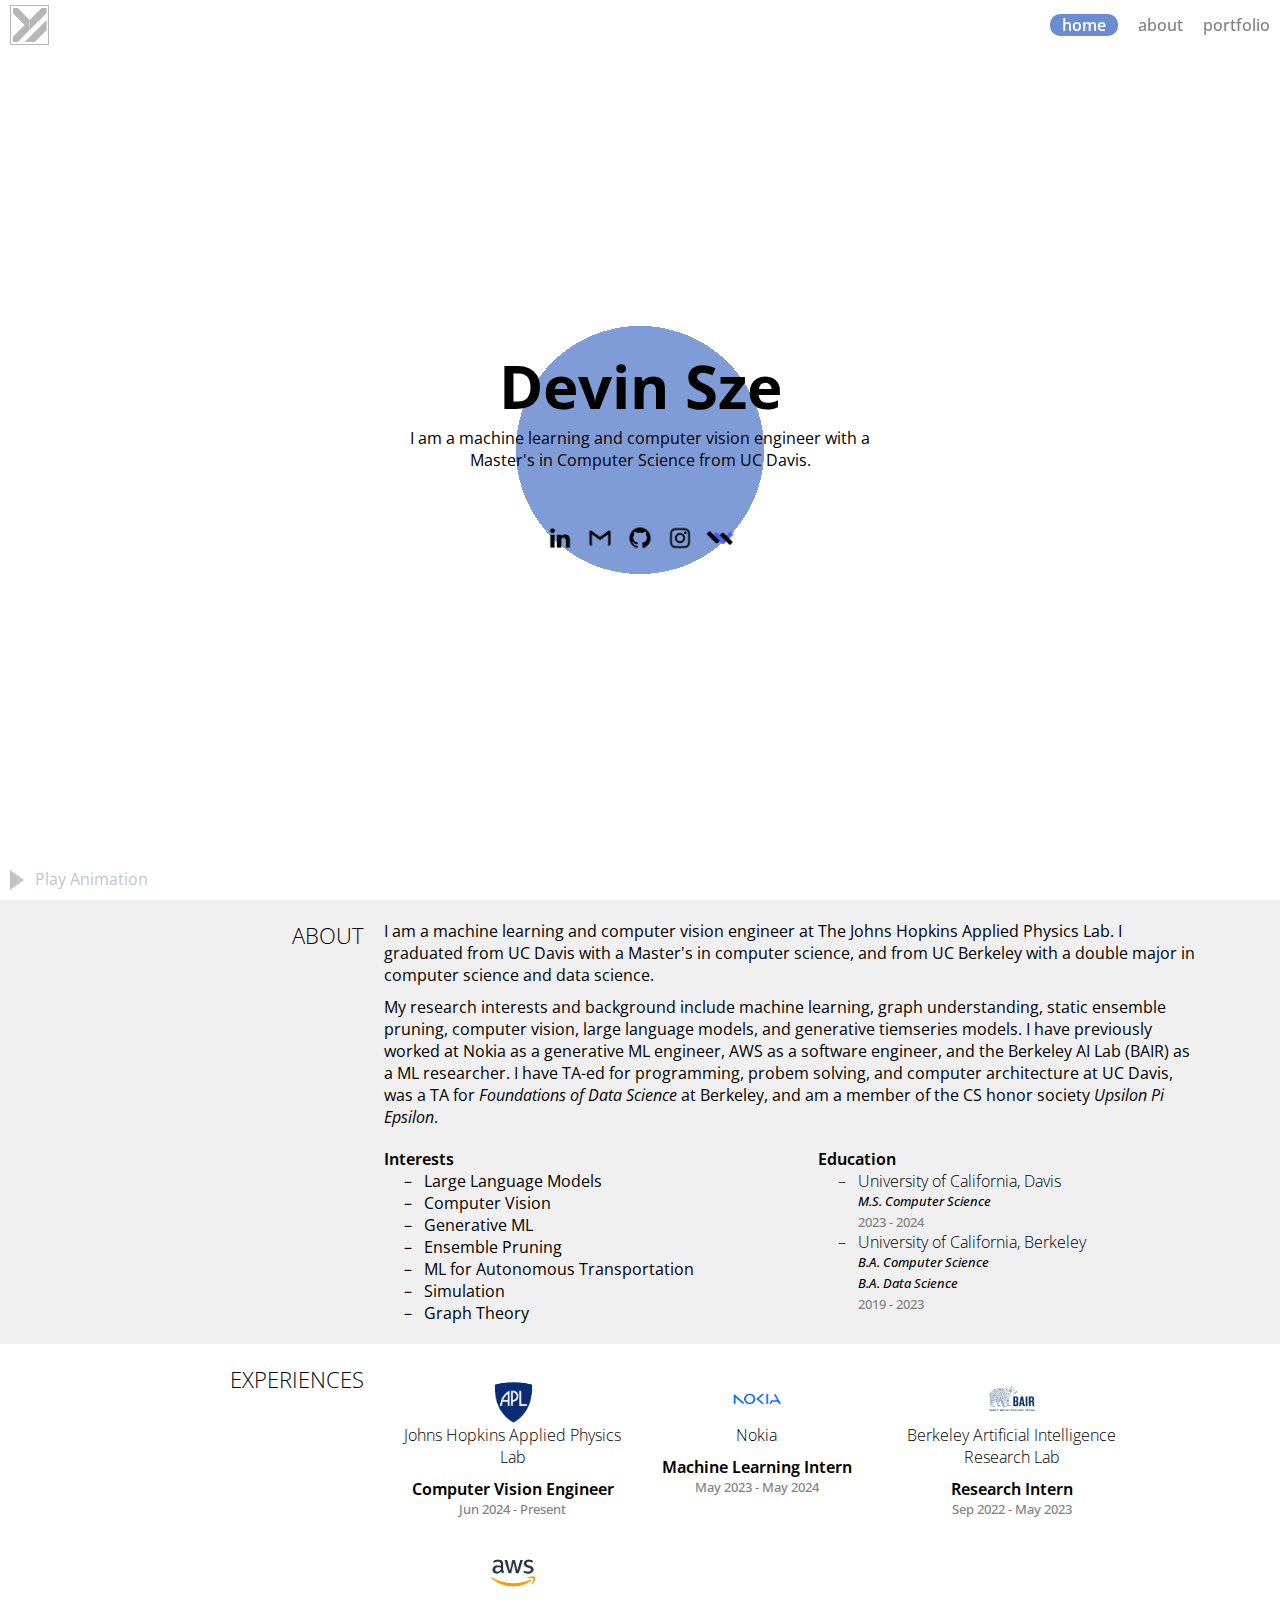
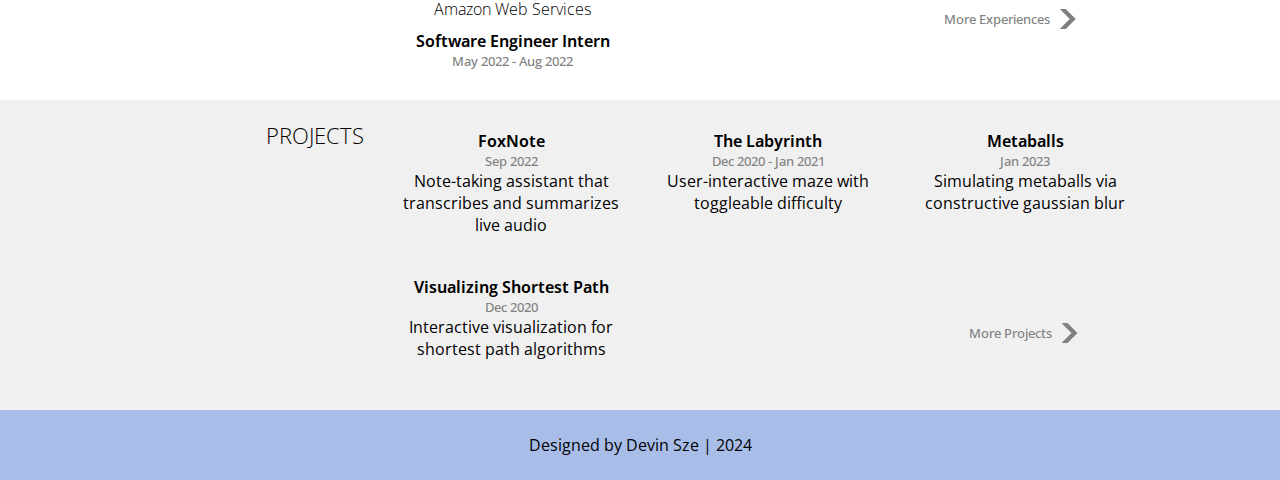
<file: index.html>
<!DOCTYPE html>
<html lang="en">
<head>
    <meta charset="UTF-8">
    <meta name="viewport" content="width=device-width, initial-scale=1.0">
    <title>devinsze</title>
    <link rel="icon" href="logo_devinsze_img.png">
    <link rel="stylesheet" href="style.css">
    <link rel="stylesheet" href="metaball.css">
    <link rel="preconnect" href="https://fonts.googleapis.com"><link rel="preconnect" href="https://fonts.gstatic.com" crossorigin><link href="https://fonts.googleapis.com/css2?family=Open+Sans:ital,wght@0,300;0,400;0,500;0,600;0,700;0,800;1,300;1,400;1,500;1,600;1,700;1,800&display=swap" rel="stylesheet">
</head>
<body onload="create_balls()">
    
    <!-- <div class="something">
        <div class="stuff"></div>
        <div class="thing"></div>
    </div> -->
    

    <header class="header">
        <a href="https://devinsze.com"><div class="logo_devin">
            <div class="container" id="outer_container" onmouseenter="logo_hover()" onmouseleave="logo_hover()">
                <div id="inner_container">
                    <div id="d1"></div>
                    <div id="d3"></div>
                    <div id="s1"></div>
                    <div id="s2"></div>
                    <div id="s3"></div>
                </div>
            </div>
        </div></a>
        <div class="hamburger" onclick="manageHam()" onmouseover="hoverHam('onmouseover')" onmouseout="hoverHam('onmouseout')">
            <div class="ham" id="ham1"></div>
            <div class="ham" id="ham2"></div>
            <div class="ham" id="ham3"></div>
        </div>
        <div id="nav_container">
            <div class="nav curr">home</div>
            <a href="https://devinsze.com/about/"><div class="nav">about</div></a>
            <a href="https://devinsze.com/portfolio/"><div class="nav">portfolio</div></a>
        </div>
    </header>
    <div id="nav_container_small">
        <div class="nav_small curr">home</div>
        <a href="https://devinsze.com/about/"><div class="nav_small">about</div></a>
        <a href="https://devinsze.com/portfolio/"><div class="nav_small">portfolio</div></a>
    </div>

    <div id="buffer"></div>

    <div id="ball_container_outer">
        <div id="ball_container"></div>
    </div>

    

    <div id="play_pause" onclick="start_stop_balls()" onmouseenter="play_pause_mouse()" onmouseleave="play_pause_mouse()" title="play simulation">
        <div id="pp1"></div>
        <div id="pp2"></div>
    </div>
    <div id="play_pause_alert">Play Animation</div>

    <div id="front_page">
        <div>
            <h1>Devin Sze</h1>

            <p>I am a machine learning and computer vision engineer with a Master's in Computer Science from UC Davis.</p>

            <div class="social_container">

                <a href="https://www.linkedin.com/in/devin-sze/" title="LinkedIn"><div class="social ln"></div></a>
                <div class="social mail" onclick="copyEmail()" onmousedown="copyEmail()" ontouchstart="copyEmail()" title="Copy Email"></div>
                <a href="https://github.com/devin-sze" title="Github"><div class="social git"></div></a>
                <a href="https://www.instagram.com/devinquiry/" title="Art Potfolio"><div class="social ig"></div></a>
                <a href="https://wirestock.io/devin.sze" title="Photography Portfolio"><div class="social wirestock"></div></a>

                <!-- <div class="social mail" onclick="copyEmail()" onmouseover="askEmail()" onmouseout="resetEmail()"> -->
                    <!-- <div class="social mail" onmouseover="askEmail()" onmouseout="resetEmail()"> -->
                <!-- <div class="social mail" onmouseover="askEmail()" ontouchstart="askEmail()"> -->
                    <!-- <span class="glass" id="mail_arrow"></span> -->
                    <!-- <span class="glass" id="mail_span">devinsze11@gmail.com</span> copy to clipboard -->
                    <!-- <input type="text" value="devin.sze@berkeley.edu" id="email_copy" style="display:none;"> -->
                <!-- </div> -->
                
            </div>
            <!-- <div id="email_popup">Copy to clipboard</div> -->
        </div>
    </div>

    <div class="glass" id="copy_alert" title="Copy Email">Copied: devinsze11@gmail.com</div>


    <div class="body_info">
        <div class="body_label"><h2>About</h2></div>
        <div class="container">
            <div class="about">
                <div id="bio">

                    <p>I am a machine learning and computer vision engineer at The Johns Hopkins Applied Physics Lab. I graduated from UC Davis with a Master's in computer science, and from UC Berkeley with a double major in computer science and data science.</p>

                    <p>My research interests and background include machine learning, graph understanding, static ensemble pruning, computer vision, large language models, and generative tiemseries models. I have previously worked at Nokia as a generative ML engineer, AWS as a software engineer, and the Berkeley AI Lab (BAIR) as a ML researcher. I have TA-ed for programming, probem solving, and computer architecture at UC Davis, was a TA for <i>Foundations of Data Science</i> at Berkeley, and am a member of the CS honor society <i>Upsilon Pi Epsilon</i>.</p>


                    <!-- <p>I am a Computer Science Master's student at the University of California, Davis where I am researching machine learning, static ensemble pruning, and generative tiemseries models. I graduated from the University of California, Berkeley with a double major in Computer Science and Data Science with an emphasis in Business and Industrial Analytics.</p> -->
                    <!-- <p>I am currently a computer vision engineer at the Johns Hopkins Applied Physics Lab where I prototyped, developed, and finetuned state-of-the-art live large language models for maritime scene understanding. From 2023 to 2024, I was a machine learning intern at Nokia where I developed several generative ML models that learned the underlying sturcture of a dataset, then generated brand-new, statistically-similar data. During summer 2022, I was a software engineer intern for Amazon Web Services (AWS) where I deployed proof-of-concept A/B Testing and Feature Flagging software packages that measured and analyzed the effectiveness of classification systems. I was also a researcher at the Berkeley Artificial Intelligence Research Lab where I work on the <a class="text_link" href="https://circles-consortium.github.io/about.html">CIRCLES initiative</a> to develop a smart cruise controller for self-driving cars to reduce traffic congestion and improve fuel efficiency using deep reinforcement learning.</p> -->
                    <!-- <p>I have TA-ed for programming, problem solving, and computer architecture courses at Davis, was a TA for <i>Foundations of Data Science</i> at Berkeley, and am a member of <i>Upsilon Pi Epsilon</i>, the international computer science honor society.</p>                         -->
                </div>
                <div id="interests">
                    <h4>Interests</h4>
                    <ul>
                        <li>Large Language Models</li>
                        <li>Computer Vision</li>
                        <li>Generative ML</li>
                        <li>Ensemble Pruning</li>
                        <li>ML for Autonomous Transportation</li>
                        <li>Simulation</li>
                        <li>Graph Theory</li>
                    </ul>
                </div>
                <div id="education">
                    <h4>Education</h4>
                    <ul>
                        <li>University of California, Davis<h5>M.S. Computer Science</h5><h6>2023 - 2024</h6></li>
                        <li>University of California, Berkeley<h5>B.A. Computer Science</h5><h5>B.A. Data Science</h5><h6>2019 - 2023</h6></li>
                    </ul>
                </div>
            </div>
        </div>

        <div class="body_label"><h2>Experiences</h2></div>
        <div class="container">
            <div class="carousel_container">
                
                
                <div class="carousel">
                    <img class="logo" src="logo_apl.png" alt="Nokia">
                    <div>Johns Hopkins Applied Physics Lab</div>
                    <h4>Computer Vision Engineer</h4>
                    <h6>Jun 2024 - Present</h6>
                </div>
                <div class="carousel">
                    <img class="logo" src="logo_nokia.png" alt="Nokia">
                    <div>Nokia</div>
                    <h4>Machine Learning Intern</h4>
                    <h6>May 2023 - May 2024</h6>
                </div>
                <div class="carousel">
                    <img class="logo bair" src="logo_bair.png" alt="BAIR">
                    <div>Berkeley Artificial Intelligence Research Lab</div>
                    <h4>Research Intern</h4>
                    <h6>Sep 2022 - May 2023</h6>
                </div>
                <div class="carousel">
                    <img class="logo aws" src="logo_aws.png" alt="AWS">
                    <div>Amazon Web Services</div>
                    <h4>Software Engineer Intern</h4>
                    <h6>May 2022 - Aug 2022</h6>
                </div>
                <a href="https://devinsze.com/about/#experience" class="carousel_more" onmouseover="arrowLeft(this)" onmouseout="arrowReset(this)">
                    <h6 class="next_text">More Experiences</h6>
                    <div class="left_arrow"></div>
                </a>
            </div>
        </div>

        <div class="body_label"><h2>Projects</h2></div>
        <div class="container">
            <div class="carousel_container">
                <a href="https://devpost.com/software/foxnote"><div class="carousel clickable">
                    <h4>FoxNote</h4>
                    <h6>Sep 2022</h6>
                    <p>Note-taking assistant that transcribes and summarizes live audio</p>
                </div></a>
                <a href="https://devinsze.com/labyrinth/"><div class="carousel clickable">
                    <h4>The Labyrinth</h4>
                    <h6>Dec 2020 - Jan 2021</h6>
                    <p>User-interactive maze with toggleable difficulty</p>
                </div></a>
                <a href="https://devinsze.com/metaballs/"><div class="carousel clickable">
                    <h4>Metaballs</h4>
                    <h6>Jan 2023</h6>
                    <p>Simulating metaballs via constructive gaussian blur</p>
                </div></a>
                <a href="https://devinsze.com/shortestpath/"><div class="carousel clickable">
                    <h4>Visualizing Shortest Path</h4>
                    <h6>Dec 2020</h6>
                    <p>Interactive visualization for shortest path algorithms</p>
                </div></a>
                <a href="https://devinsze.com/portfolio/#coding" class="carousel_more" onmouseover="arrowLeft(this)" onmouseout="arrowReset(this)">
                    <h6 class="next_text">More Projects</h6>
                    <div class="left_arrow"></div>
                    <!-- <a href="https://devinsze.com/portfolio/"><div style="display: block; height: 100%;">
                        <h6 class="next_text">More Projects</h6>
                        <div class="left_arrow"></div>
                    </div></a> -->
                    
                </a>
                
                
                
                <a href="https://devinsze.com/portfolio/"></a>
            </div>
        </div>

        



    </div>



    <div id="footer">
        Designed by Devin Sze | 2024
    </div>

    



    

    
<!-- 
    


    <div class="container">
        <div class="organization glass">
            <div><img class="logo" src="logo_bair.png" alt="BAIR"></div>
            <div>
                <h3>Berkeley Artificial Intelligence Research Lab</h3>
                <h5>Berkeley, California, United States</h5>
            </div>
            <div>
            </div>
            <div class="content">
                <h4>Research Intern</h4> 
                <h6>Sep 2022 - Present</h6>
                <div class="link_container">
                    <div class="link external"></div>
                    <a href="https://apnews.com/article/technology-nashville-pollution-traffic-4962e01d3226685012f1919077be29d1"><div class="link ap" title="Associated Press article"></div></a>
                    <div class="link more"></div>
                    <div class="link more" title="something"></div>
                </div>
                <ul>
                    <li>Worked on the CIRCLES initiative to develop a smart cruise controller for self-driving cars to reduce traffic congestion and improve fuel efficiency using deep reinforcement learning</li>
                    <li>Developed a dashboard to visualize live traffic data, vehicle positions, and optimal anticipatory speeds</li>
                    <li>Synthesized vehicle-based and highway-overview data to increase traffic profile accuracy and optimal vehicle speed precision</li>
                </ul>
            </div>
        </div>
        <div class="organization glass">
            <div><img class="logo" src="logo_cdss.png" alt="CDSS"></div>
            <div>
                <h3>UC Berkeley Division for Computing, Data Science, and Society</h3>
                <h5>Berkeley, California, United States</h5>
            </div>
            <div>
                <div class="dot"></div>
                <div class="line"></div>
            </div>
            <div class="content">
                <h4>Course Staff</h4>
                <h6>Jun 2021 - Present</h6>
                <ul>
                    <li>Led lab sections twice weekly in Python fundamentals, data visualization, and machine learning</li>
                    <li>Advised students in good programming practices & statistical comprehension during weekly office hours</li>
                    <li>Counselled students in accomplishing academic goals by promoting inclusivity and advising them in their pursuit for higher domain knowledge</li>
                </ul>
            </div>
            <div>
                <div class="dot"></div>
            </div>
            <div class="content">
                <h4>Graphics, Visuals, and Software Intern</h4>
                <h6>Aug 2020 - Jul 2022</h6>
                <ul>
                    <li>Designed & developed (with JavaScript) the assignment portfolio for “Statistics 24” to showcase how visual variables affected data visualizations</li>
                    <li>Maintained 5+ official UC Berkeley websites by updating content & resolving technical difficulties</li>
                    <li>Facilitated data science internship enrichment programs, advising sessions, and career workshops</li>
                </ul>
            </div>
        </div>
        <div class="organization glass">
            <div><img class="logo" src="logo_aws.png" alt="AWS"></div>
            <div>
                <h3>Amazon Web Services</h3>
                <h5>San Jose, California, United States</h5>
            </div>
            <div>
            </div>
            <div class="content">
                <h4>Software Engineer Intern</h4>
                <h6>May 2022 - Aug 2022</h6>
                <ul>
                    <li>Deployed proof-of-concept A/B Testing and Feature Flagging software packages to measure and analyze the effectiveness of classification systems</li>
                    <li>Prototyped Mturk (ML software division) software integration using AWS Lambda, API Gateway, and DynamoDB</li>
                    <li>Designed application integration methods with AWS GRC2.0 user authentication tools</li>
                </ul>
            </div>
        </div>
        <div class="organization glass">
            <div><img class="logo" src="logo_cal.png" alt="red"></div>
            <div>
                <h3>University of California, Berkeley</h3>
                <h5>Berkeley, California, United States</h5>
            </div>
            <div>
            </div>
            <div class="content">
                <h4>Undergraduate Researcher</h4>
                <h6>Jan 2021 - May 2022</h6>
                <ul>
                    <li>Analyzed Euroscepticism in 25 years of EU oversight documentation to quantify policymaking bias in contemporary European politics</li>
                    <li>Refined & created text-categorization algorithms for machine learning classification systems using Python & NLP</li>
                </ul>
            </div>
        </div>
        <div class="organization glass">
            <div><img class="logo" src="logo_sym.png" alt="sym"></div>
            <div>
                <h3>Symmetry Electronics · Internship</h3>
                <h5>San Francisco Bay Area</h5>
            </div>
            <div>
            </div>
            <div class="content">
                <h4>Engineering Intern</h4>
                <h6>Mar 2019 - Jul 2019</h6>
                <ul>
                    <li>Symmetry Electronics is a subsidiary of Berkshire Hathaway and is a global semiconductor distributor</li>
                    <li>Collaborated with management to streamline assembly code transfer onto 2000 data transmission modules</li>
                    <li>Troubleshot faulty chips by running diagnostics & interpreting hardware signals to ensure proper wireless communication</li>
                </ul>
            </div>
        </div>
    </div>
     -->


<!-- 
    <div class="experiences">
        <div class="experience">
            <div>
                <img class="logo" src="red.png" alt="red">
            </div>
            <div>
                <li>Berkeley Artificial Intelligence Research</li>
                <ul>
                    <li>Research Intern</li>
                    <ul>
                        <li>Worked on the CIRCLES initiative to develop a smart cruise controller for self-driving cars to reduce traffic congestion and improve fuel efficiency using deep reinforcement learning</li>
                        <li>Developed a dashboard to visualize live traffic data, vehicle positions, and optimal anticipatory speeds</li>
                        <li>Synthesized vehicle-based and highway-overview data to increase traffic profile accuracy and optimal vehicle speed precision</li>
                    </ul>
                </ul>
            </div>
        </div>
    </div> -->



    


<!-- 
    <div class="experience">
        <ul>
            <li><img class="logo" src="red.png" alt="red"></li>
            <li>Berkeley Artificial Intelligence Research</li>
            <ul>
                <li>Research Intern</li>
                <ul>
                    <li>Worked on the CIRCLES initiative to develop a smart cruise controller for self-driving cars to reduce traffic congestion and improve fuel efficiency using deep reinforcement learning</li>
                    <li>Developed a dashboard to visualize live traffic data, vehicle positions, and optimal anticipatory speeds</li>
                    <li>Synthesized vehicle-based and highway-overview data to increase traffic profile accuracy and optimal vehicle speed precision</li>
                </ul>
            </ul>
            <li>UC Berkeley Division for Computing, Data Science, and Society</li>
            <ul>
                <li>Course Staff</li>
                <ul>
                    <li>Led lab sections twice weekly in Python fundamentals, data visualization, and machine learning</li>
                    <li>Advised students in good programming practices & statistical comprehension during weekly office hours</li>
                    <li>Counselled students in accomplishing academic goals by promoting inclusivity and advising them in their pursuit for higher domain knowledge</li>
                </ul>
                <li>Graphics, Visuals, and Software Intern</li>
                <ul>
                    <li>Designed & developed (with JavaScript) the assignment portfolio for “Statistics 24” to showcase how visual variables affected data visualizations</li>
                    <li>Maintained 5+ official UC Berkeley websites by updating content & resolving technical difficulties</li>
                    <li>Facilitated data science internship enrichment programs, advising sessions, and career workshops</li>
                    <li></li>
                    <li></li>
                </ul>
            </ul>
        </ul>
    </div>
     -->
    <script src="home.js"></script>
    <script src="metaball.js"></script>	
    

    
    

</body>
</html>
</file>
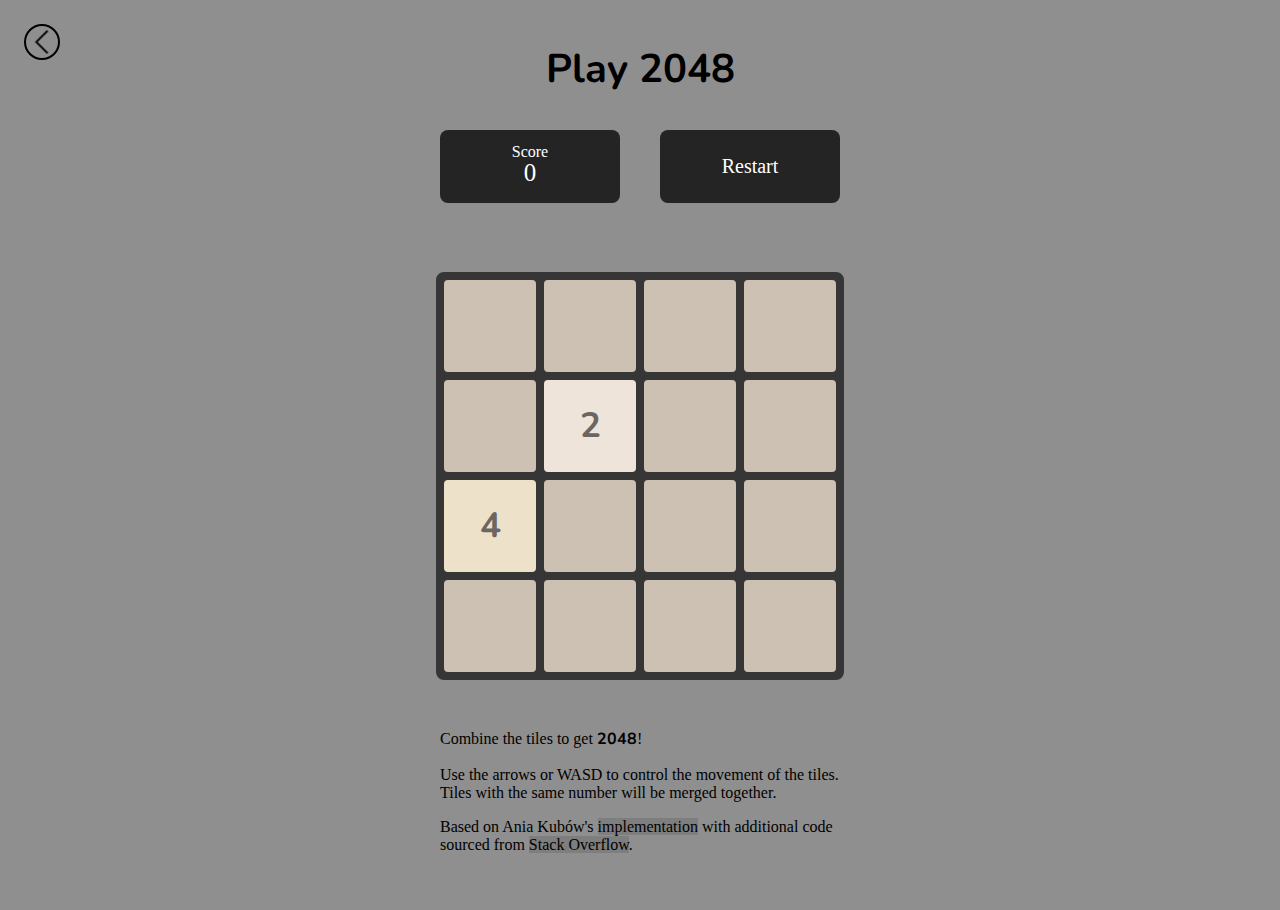
<file: 2048/index.html>
<!DOCTYPE html>
<html lang="en" dir="ltr">
    <head>
        <meta charset="utf-8">
        <title>devinsze | play 2048</title>
        <link rel="icon" href="logo_devinsze_img.png">
        <link rel="stylesheet" href="game_2048.css">
        <script src="game_2048.js" charset="utf-8"></script>
        <!--source: https://www.youtube.com/watch?v=aDn2g8XfSMc -->

    </head>
    <body>
        

        <div id="box_image">
            <a href="https://devinsze.com/portfolio" title="Back to Coding Projects">
                <div id="graphic_arrow"></div>
            </a>
        </div>
        
        <div class="header">Play 2048</div>
        
        
        <div class="hud">
            <div class="score_container">
                <div class="score_title">Score</div>
                <span id="score">0</span>
            </div>
            <a href="javascript: reload();">
                <div class="restart">
                    Restart
                </div>
            </a>

            <div id="result"></div>
        </div>

        <div class="grid"></div>

        <div class="description">
            <p>Combine the tiles to get <b>2048</b>!</p>
            <p>Use the arrows or WASD to control the movement of the tiles. Tiles with the same number will be merged together.</p>
            <p>Based on Ania Kubów's <a href="https://www.youtube.com/watch?v=aDn2g8XfSMc">implementation</a> with additional code sourced from <a href="https://stackoverflow.com/questions/8916620/disable-arrow-key-scrolling-in-users-browser">Stack Overflow</a>.</p>
        </div>

    </body>
</html>
</file>
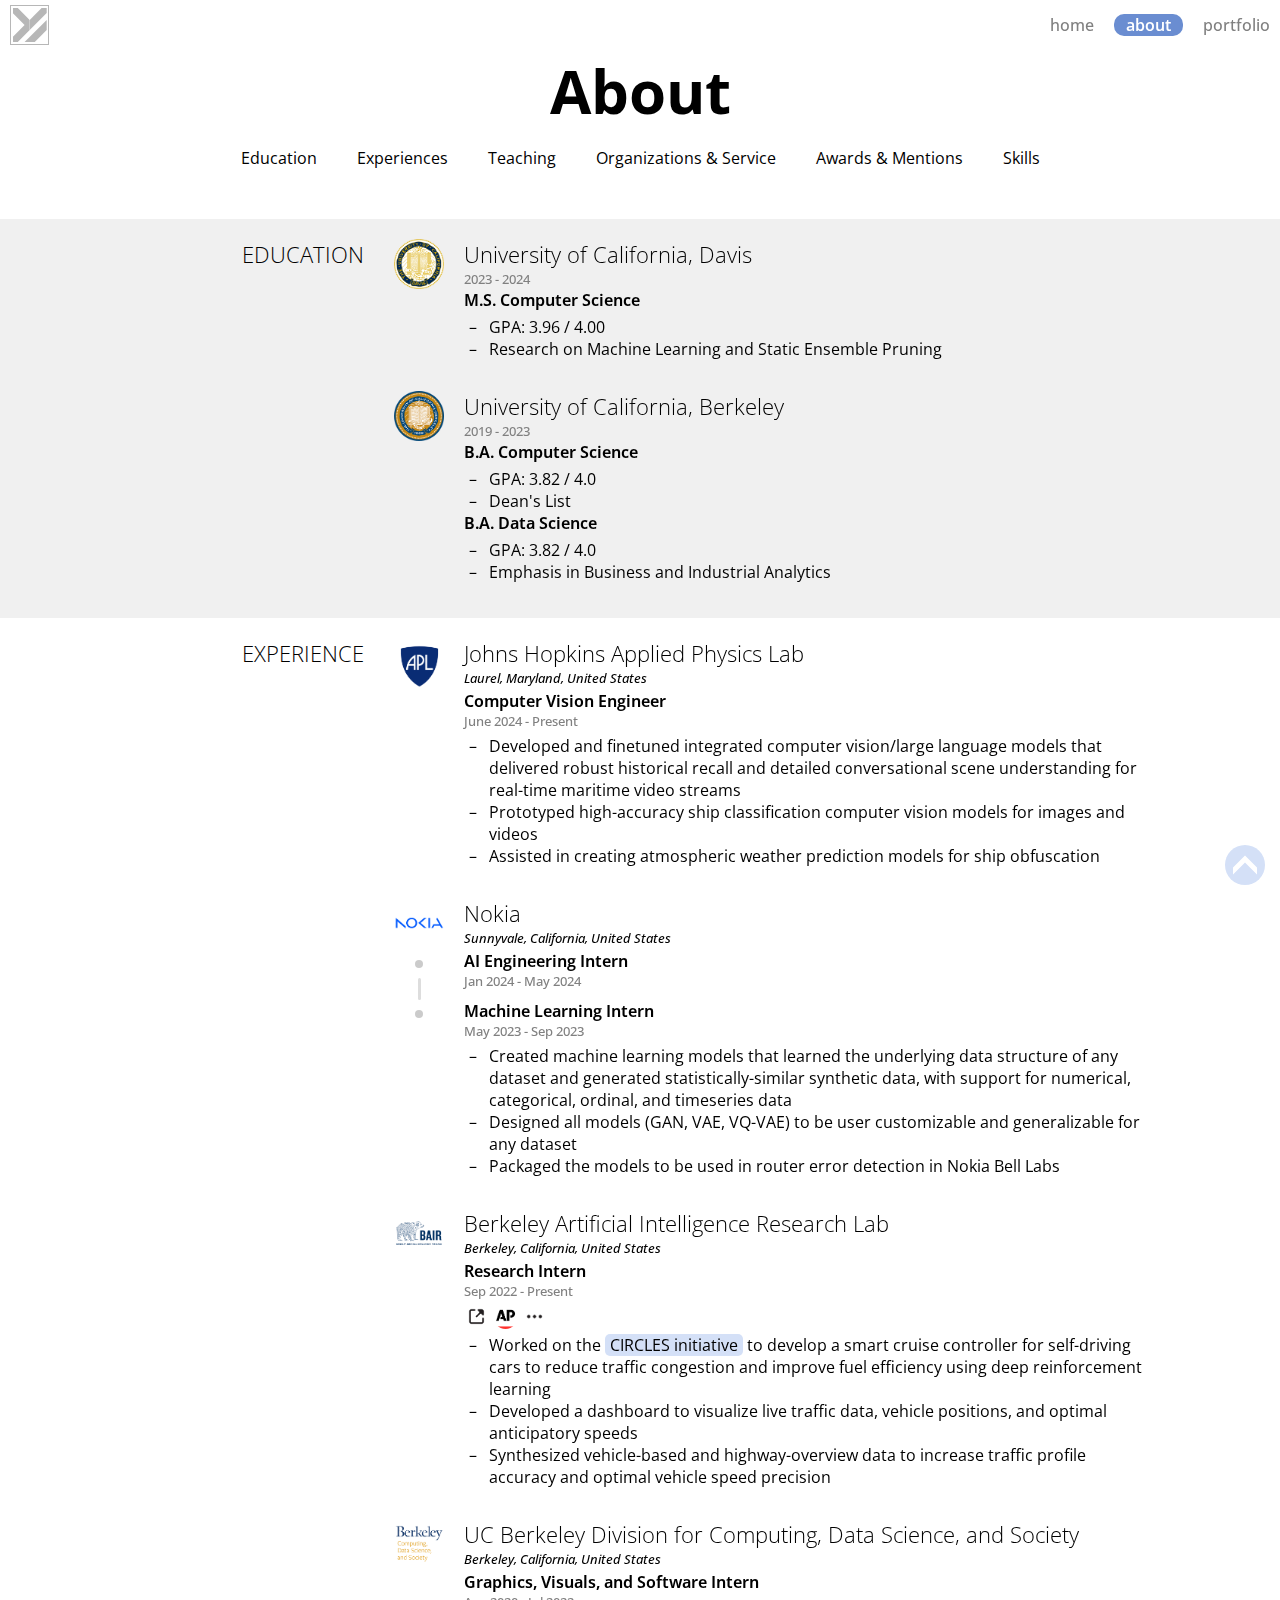
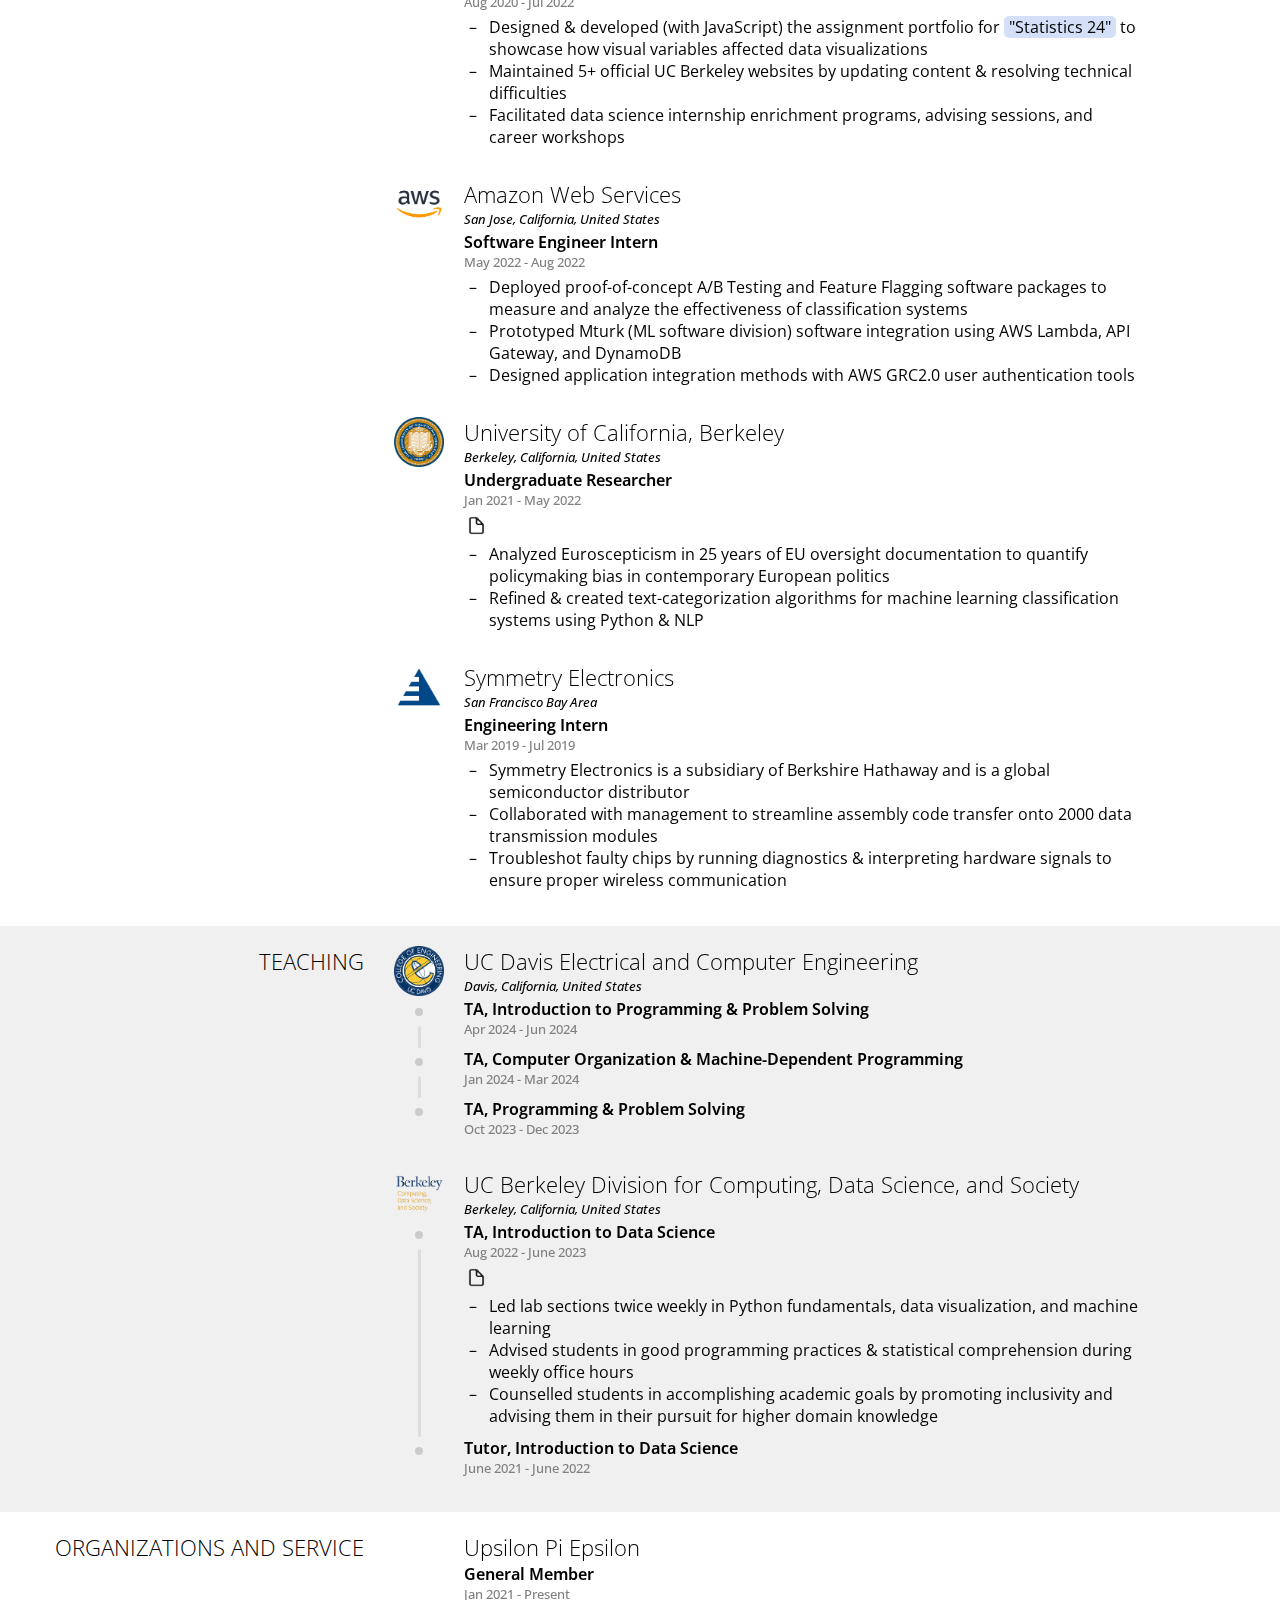
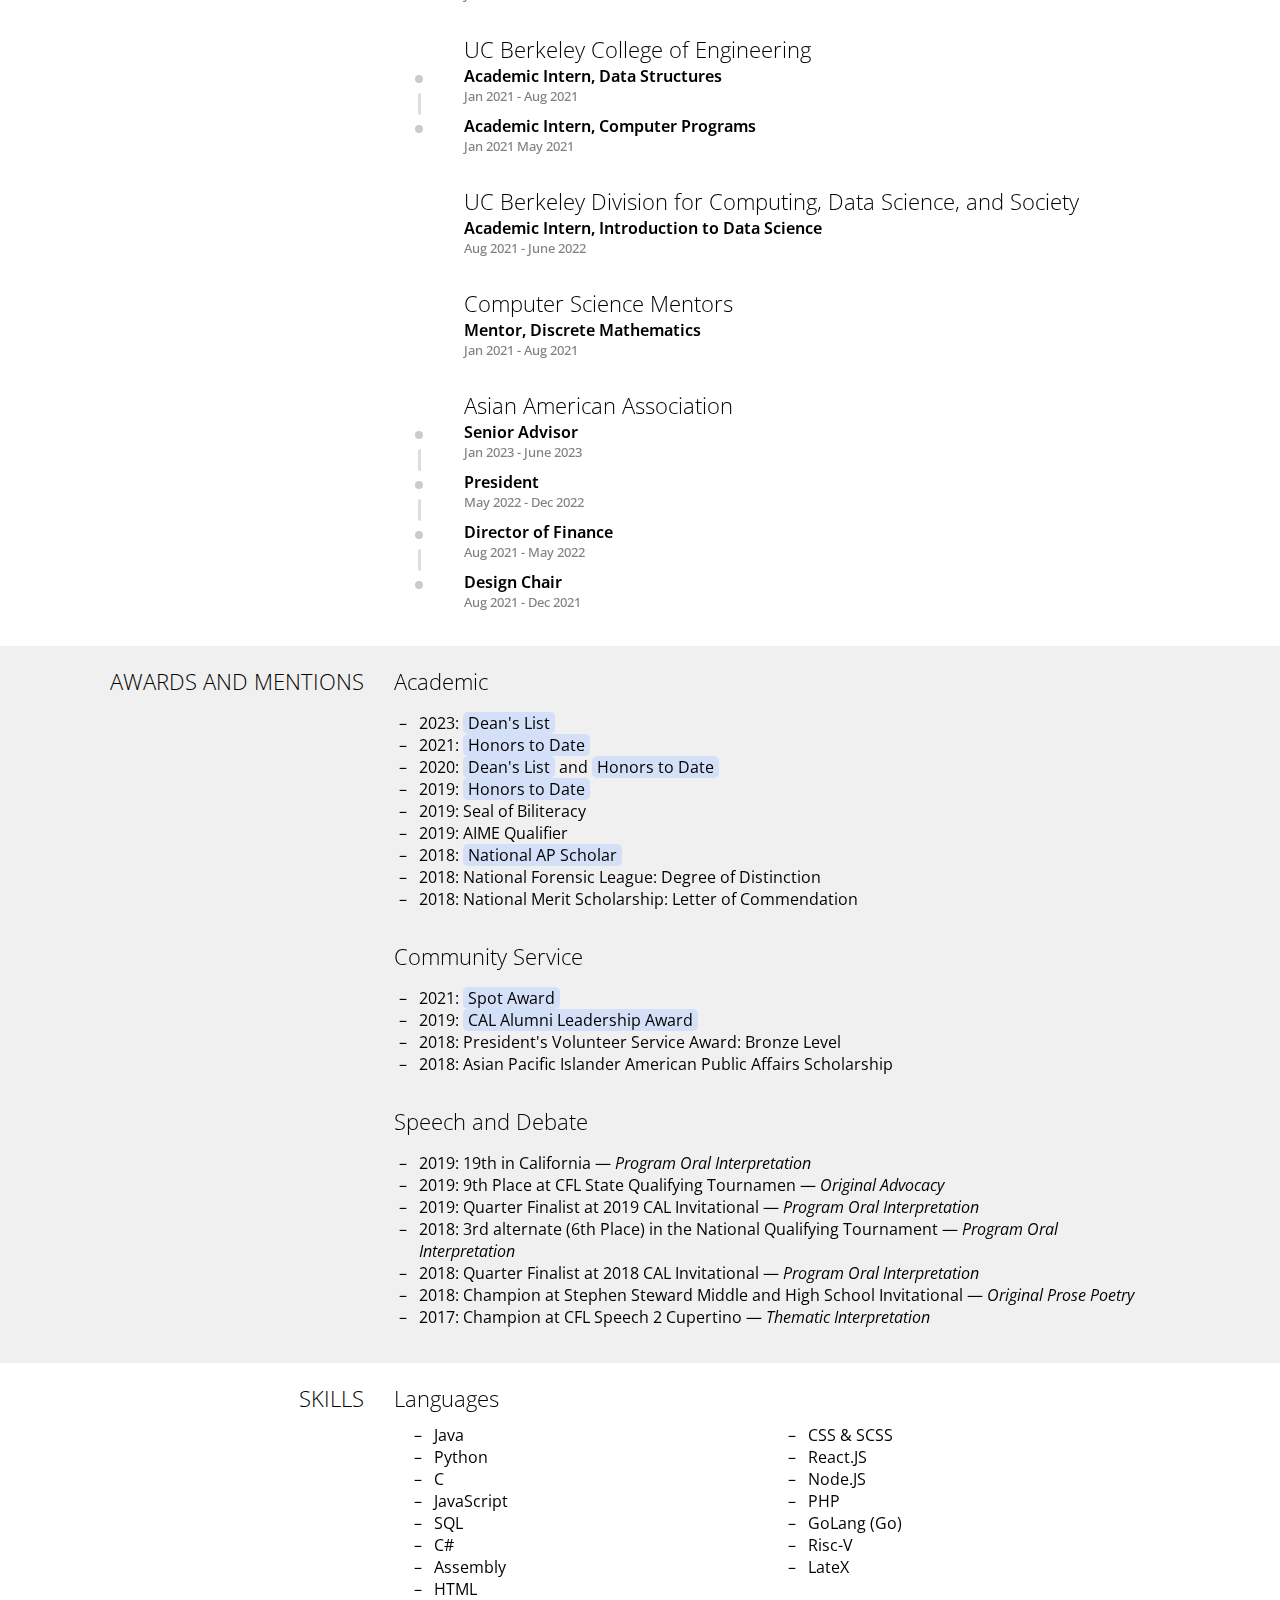
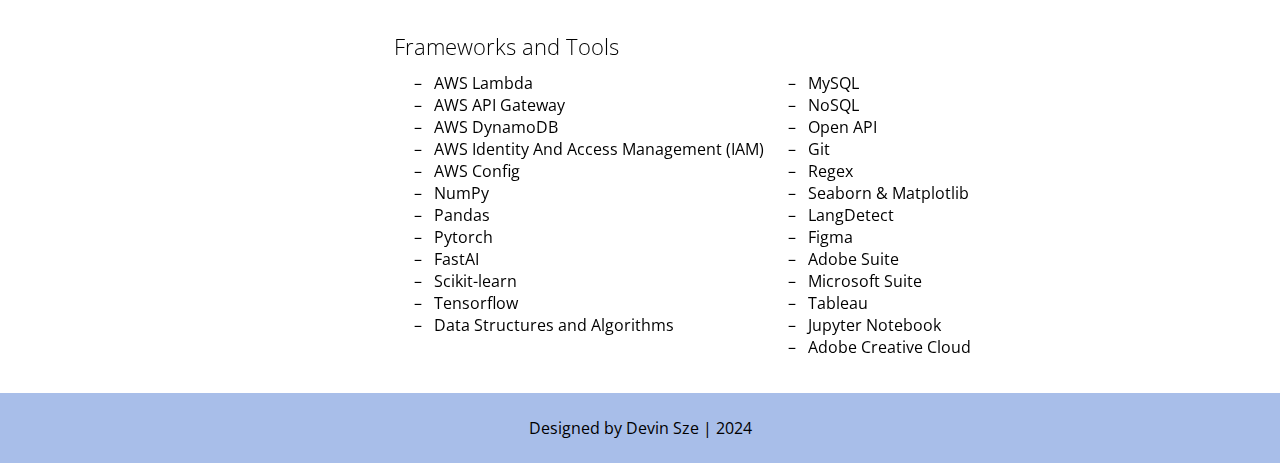
<file: about/index.html>
<!DOCTYPE html>
<html lang="en">
<head>
    <meta charset="UTF-8">
    <meta name="viewport" content="width=device-width, initial-scale=1.0">
    <title>devinsze | about</title>
    <link rel="icon" href="logo_devinsze_img.png">
    <link rel="stylesheet" href="style.css">
    <!-- <link rel="stylesheet" href="metaball.css"> -->
    <link rel="preconnect" href="https://fonts.googleapis.com"><link rel="preconnect" href="https://fonts.gstatic.com" crossorigin><link href="https://fonts.googleapis.com/css2?family=Open+Sans:ital,wght@0,300;0,400;0,500;0,600;0,700;0,800;1,300;1,400;1,500;1,600;1,700;1,800&display=swap" rel="stylesheet">
</head>
<body>
    
    <!-- <div class="something">
        <div class="stuff"></div>
        <div class="thing"></div>
    </div> -->
    

    <header class="header" id="top">
        <a href="https://devinsze.com"><div class="logo_devin">
            <div class="container" id="outer_container" onmouseenter="logo_hover()" onmouseleave="logo_hover()">
                <div id="inner_container">
                    <div id="d1"></div>
                    <div id="d3"></div>
                    <div id="s1"></div>
                    <div id="s2"></div>
                    <div id="s3"></div>
                </div>
            </div>
        </div></a>
        <div class="hamburger" onclick="manageHam()" onmouseover="hoverHam('onmouseover')" onmouseout="hoverHam('onmouseout')">
            <div class="ham" id="ham1"></div>
            <div class="ham" id="ham2"></div>
            <div class="ham" id="ham3"></div>
        </div>
        <div id="nav_container">
            <a href="https://devinsze.com"><div class="nav">home</div></a>
            <div class="nav curr">about</div>
            <a href="https://devinsze.com/portfolio/"><div class="nav">portfolio</div></a>
        </div>
    </header>
    <div id="nav_container_small">
        <a href="https://devinsze.com"><div class="nav_small">home</div></a>
        <div class="nav_small curr">about</div>
        <a href="https://devinsze.com/portfolio/"><div class="nav_small">portfolio</div></a>
    </div>

    <div id="buffer"></div>

    

    <div id="title_page">
        <div>
            <h1>About</h1>
            <div id="section_container">
                <a href="#education"><div class="section_select">Education</div></a>
                <a href="#experience"><div class="section_select">Experiences</div></a>
                <a href="#teaching"><div class="section_select">Teaching</div></a>
                <a href="#organizations"><div class="section_select">Organizations & Service</div></a>
                <a href="#awards"><div class="section_select">Awards & Mentions</div></a>
                <a href="#skills"><div class="section_select">Skills</div></a>
            </div>
        </div>
    </div>



    <div class="body_info">
        <div class="body_label" id="education"><h2>Education</h2></div>
        <div class="container">
            <div class="organization with_logo glass">
                <div><img class="logo" src="logo_davis.png" alt="davis"></div>
                <div>
                    <h3>University of California, Davis</h3>
                    <h6>2023 - 2024</h6>
                    <!-- <h5>Berkeley, California, United States</h5> -->
                </div>
                <div>
                </div>
                <div class="content">
                    <h4>M.S. Computer Science</h4> 
                    <ul>
                        <li>GPA: 3.96 / 4.00</li>
                        <li>Research on Machine Learning and Static Ensemble Pruning</li>
                    </ul>
                </div>
            </div>

            <div class="organization with_logo glass">
                <div><img class="logo" src="logo_cal.png" alt="berkeley"></div>
                <div>
                    <h3>University of California, Berkeley</h3>
                    <h6>2019 - 2023</h6>
                    <!-- <h5>Berkeley, California, United States</h5> -->
                </div>
                <div>
                </div>
                <div class="content">
                    <h4>B.A. Computer Science</h4> 
                    <ul>
                        <li>GPA: 3.82 / 4.0</li>
                        <li>Dean's List</li>
                    </ul>
                    <h4>B.A. Data Science</h4> 
                    <ul>
                        <li>GPA: 3.82 / 4.0</li>
                        <li>Emphasis in Business and Industrial Analytics</li>
                    </ul>
                </div>
            </div>
        </div>


        <div class="body_label" id="experience"><h2>Experience</h2></div>
        
        
        
        <div class="container">
            <div class="organization with_logo glass">
                <div><img class="logo" src="logo_apl.png" alt="JHU APL"></div>
                <div>
                    <h3>Johns Hopkins Applied Physics Lab</h3>
                    <h5>Laurel, Maryland, United States</h5>
                </div>
                <div>
                    <!-- <div class="dot"></div>
                    <div class="line"></div> -->
                </div>
                <div class="content">
                    <h4>Computer Vision Engineer</h4> 
                    <h6>June 2024 - Present</h6>
                    <ul>
                        <li>Developed and finetuned integrated computer vision/large language models that delivered robust historical recall and detailed conversational scene understanding for real-time maritime video streams</li>
                        <li>Prototyped high-accuracy ship classification computer vision models for images and videos</li>
                        <li>Assisted in creating atmospheric weather prediction models for ship obfuscation</li>
                    </ul>
                </div>
            </div>
            <div class="organization with_logo glass">
                <div><img class="logo" src="logo_nokia.png" alt="Nokia"></div>
                <div>
                    <h3>Nokia</h3>
                    <h5>Sunnyvale, California, United States</h5>
                </div>
                <div>
                    <div class="dot"></div>
                    <div class="line"></div>
                </div>
                <div class="content">
                    <h4>AI Engineering Intern</h4> 
                    <h6>Jan 2024 - May 2024</h6>
                    <!-- <ul>
                        <li>Created machine learning models that learned the underlying data structure of any dataset and generated statistically-similar synthetic data, with support for numerical, categorical, ordinal, and timeseries data</li>
                        <li>Designed all models (GAN, VAE, VQ-VAE) to be user customizable and generalizable for any dataset</li>
                        <li>Packaged the models to be used in router error detection in Nokia Bell Labs</li>
                    </ul> -->
                </div>
                <div>
                    <div class="dot"></div>
                </div>
                <div class="content">
                    <h4>Machine Learning Intern</h4> 
                    <h6>May 2023 - Sep 2023</h6>
                    <!-- <div class="link_container">
                        <a href="https://circles-consortium.github.io/about.html" title="CIRCLES Homepage"><div class="link external"></div></a>
                        <a href="https://apnews.com/article/technology-nashville-pollution-traffic-4962e01d3226685012f1919077be29d1" title="AP Article"><div class="link ap" title="Associated Press article"></div></a>
                        <a href="https://news.vanderbilt.edu/2022/11/23/ai-powered-cruise-control-system-may-pave-the-way-to-fuel-efficiency-and-traffic-relief/" title="Vanderbilt Article"><div class="link more"></div></a>
                    </div> -->
                    <ul>
                        <li>Created machine learning models that learned the underlying data structure of any dataset and generated statistically-similar synthetic data, with support for numerical, categorical, ordinal, and timeseries data</li>
                        <li>Designed all models (GAN, VAE, VQ-VAE) to be user customizable and generalizable for any dataset</li>
                        <li>Packaged the models to be used in router error detection in Nokia Bell Labs</li>
                    </ul>
                </div>
            </div>
            <div class="organization with_logo glass">
                <div><img class="logo bair" src="logo_bair.png" alt="BAIR"></div>
                <div>
                    <h3>Berkeley Artificial Intelligence Research Lab</h3>
                    <h5>Berkeley, California, United States</h5>
                </div>
                <div>
                </div>
                <div class="content">
                    <h4>Research Intern</h4> 
                    <h6>Sep 2022 - Present</h6>
                    <div class="link_container">
                        <a href="https://circles-consortium.github.io/about.html" title="CIRCLES Homepage"><div class="link external"></div></a>
                        <a href="https://apnews.com/article/technology-nashville-pollution-traffic-4962e01d3226685012f1919077be29d1" title="AP Article"><div class="link ap" title="Associated Press article"></div></a>
                        <a href="https://news.vanderbilt.edu/2022/11/23/ai-powered-cruise-control-system-may-pave-the-way-to-fuel-efficiency-and-traffic-relief/" title="Vanderbilt Article"><div class="link more"></div></a>
                    </div>
                    <ul>
                        <li>Worked on the <a class="text_link" href="https://circles-consortium.github.io/about.html">CIRCLES initiative</a> to develop a smart cruise controller for self-driving cars to reduce traffic congestion and improve fuel efficiency using deep reinforcement learning</li>
                        <li>Developed a dashboard to visualize live traffic data, vehicle positions, and optimal anticipatory speeds</li>
                        <li>Synthesized vehicle-based and highway-overview data to increase traffic profile accuracy and optimal vehicle speed precision</li>
                    </ul>
                </div>
            </div>
            <div class="organization with_logo glass">
                <div><img class="logo cdss" src="logo_cdss.png" alt="CDSS"></div>
                <div>
                    <h3>UC Berkeley Division for Computing, Data Science, and Society</h3>
                    <h5>Berkeley, California, United States</h5>
                </div>
                <div>
                    <!-- <div class="dot"></div> -->
                    <!-- <div class="line"></div> -->
                </div>
                <div class="content">
                    <h4>Graphics, Visuals, and Software Intern</h4>
                    <h6>Aug 2020 - Jul 2022</h6>
                    <!-- <div class="link_container">
                        <div class="link external"></div>
                    </div> -->
                    <ul>
                        <li>Designed & developed (with JavaScript) the assignment portfolio for <a class="text_link" href="https://deardata-sp21.github.io/">"Statistics 24"</a> to showcase how visual variables affected data visualizations</li>
                        <li>Maintained 5+ official UC Berkeley websites by updating content & resolving technical difficulties</li>
                        <li>Facilitated data science internship enrichment programs, advising sessions, and career workshops</li>
                    </ul>
                </div>
            </div>
            <div class="organization with_logo glass">
                <div><img class="logo aws" src="logo_aws.png" alt="AWS"></div>
                <div>
                    <h3>Amazon Web Services</h3>
                    <h5>San Jose, California, United States</h5>
                </div>
                <div>
                </div>
                <div class="content">
                    <h4>Software Engineer Intern</h4>
                    <h6>May 2022 - Aug 2022</h6>
                    <ul>
                        <li>Deployed proof-of-concept A/B Testing and Feature Flagging software packages to measure and analyze the effectiveness of classification systems</li>
                        <li>Prototyped Mturk (ML software division) software integration using AWS Lambda, API Gateway, and DynamoDB</li>
                        <li>Designed application integration methods with AWS GRC2.0 user authentication tools</li>
                    </ul>
                </div>
            </div>
            <div class="organization with_logo glass">
                <div><img class="logo" src="logo_cal.png" alt="Berkeley"></div>
                <div>
                    <h3>University of California, Berkeley</h3>
                    <h5>Berkeley, California, United States</h5>
                </div>
                <div>
                </div>
                <div class="content">
                    <h4>Undergraduate Researcher</h4>
                    <h6>Jan 2021 - May 2022</h6>
                    <div class="link_container">
                        <a href="https://escholarship.org/uc/item/30c4d81p#main" title="Research Paper"><div class="link pdf"></div></a>
                    </div>
                    <ul>
                        <li>Analyzed Euroscepticism in 25 years of EU oversight documentation to quantify policymaking bias in contemporary European politics</li>
                        <li>Refined & created text-categorization algorithms for machine learning classification systems using Python & NLP</li>
                    </ul>
                    
                </div>
            </div>
            <div class="organization with_logo glass">
                <div><img class="logo" src="logo_sym.png" alt="Symmetry"></div>
                <div>
                    <h3>Symmetry Electronics</h3>
                    <h5>San Francisco Bay Area</h5>
                </div>
                <div>
                </div>
                <div class="content">
                    <h4>Engineering Intern</h4>
                    <h6>Mar 2019 - Jul 2019</h6>
                    <ul>
                        <li>Symmetry Electronics is a subsidiary of Berkshire Hathaway and is a global semiconductor distributor</li>
                        <li>Collaborated with management to streamline assembly code transfer onto 2000 data transmission modules</li>
                        <li>Troubleshot faulty chips by running diagnostics & interpreting hardware signals to ensure proper wireless communication</li>
                    </ul>
                </div>
            </div>
        </div>

        <div class="body_label" id="teaching"><h2>Teaching</h2></div>
        <div class="container">
            <div class="organization with_logo glass">
                <div><img class="logo" src="logo_davis_coe.png" alt="Davis COE"></div>
                <div>
                    <h3>UC Davis Electrical and Computer Engineering</h3>
                    <h5>Davis, California, United States</h5>
                </div>
                <div>
                    <div class="dot"></div>
                    <div class="line"></div>
                </div>
                <div class="content">
                    <h4>TA, Introduction to Programming & Problem Solving</h4>
                    <h6>Apr 2024 - Jun 2024</h6>
                </div>
                <div>
                    <div class="dot"></div>
                    <div class="line"></div>
                </div>
                <div class="content">
                    <h4>TA, Computer Organization & Machine-Dependent Programming</h4>
                    <h6>Jan 2024 - Mar 2024</h6>
                </div>
                <div>
                    <div class="dot"></div>
                </div>
                <div class="content">
                    <h4>TA, Programming & Problem Solving</h4>
                    <h6>Oct 2023 - Dec 2023</h6>
                    <!-- <ul>
                        <li>Led office hours for students by resolving coding issues and conceptual problems in C</li>
                        <li>Edited, managed, and published lecture recordings and timestamps</li>
                    </ul> -->
                </div>
            </div>
            <div class="organization with_logo glass">
                <div><img class="logo cdss" src="logo_cdss.png" alt="CDSS"></div>
                <div>
                    <h3>UC Berkeley Division for Computing, Data Science, and Society</h3>
                    <h5>Berkeley, California, United States</h5>
                </div>
                <div>
                    <div class="dot"></div>
                    <div class="line"></div>
                </div>
                <div class="content">
                    <h4>TA, Introduction to Data Science</h4>
                    <h6>Aug 2022 - June 2023</h6>
                    <div class="link_container">
                        <a href="https://drive.google.com/drive/folders/1XxVsodkXQklFeaYGJQ-AAQT-YJmVEISf?usp=sharing" title="Material Slides"><div class="link pdf"></div></a>
                    </div>
                    <ul>
                        <li>Led lab sections twice weekly in Python fundamentals, data visualization, and machine learning</li>
                        <li>Advised students in good programming practices & statistical comprehension during weekly office hours</li>
                        <li>Counselled students in accomplishing academic goals by promoting inclusivity and advising them in their pursuit for higher domain knowledge</li>
                    </ul>
                </div>
                <div>
                    <div class="dot"></div>
                </div>
                <div class="content">
                    <h4>Tutor, Introduction to Data Science</h4>
                    <h6>June 2021 - June 2022</h6>
                </div>
            </div>
        </div>

        

        
        <div class="body_label" id="organizations"><h2>Organizations and Service</h2></div>
        <div class="container">
            
            <div class="organization with_logo glass">
                <div></div>
                <div>
                    <h3>Upsilon Pi Epsilon</h3>
                </div>
                <div>
                </div>
                <div class="content">
                    <h4>General Member</h4> 
                    <h6>Jan 2021 - Present</h6>
                </div>
            </div>
            
            <div class="organization with_logo glass">
                <div></div>
                <div>
                    <h3>UC Berkeley College of Engineering</h3>
                </div>
                <div>
                    <div class="dot"></div>
                    <div class="line"></div>
                </div>
                <div class="content">
                    <h4>Academic Intern, Data Structures</h4>
                    <h6>Jan 2021 - Aug 2021</h6>
                </div>
                <div>
                    <div class="dot"></div>
                </div>
                <div class="content">
                    <h4>Academic Intern, Computer Programs</h4>
                    <h6>Jan 2021  May 2021</h6>
                </div>
            </div>
            
            <div class="organization with_logo glass">
                <div></div>
                <div>
                    <h3>UC Berkeley Division for Computing, Data Science, and Society</h3>
                </div>
                <div></div>
                <div class="content">
                    <h4>Academic Intern, Introduction to Data Science</h4>
                    <h6>Aug 2021 - June 2022</h6>
                </div>
            </div>


            <div class="organization with_logo glass">
                <div></div>
                <div>
                    <h3>Computer Science Mentors</h3>
                </div>
                <div></div>
                <div class="content">
                    <h4>Mentor, Discrete Mathematics</h4>
                    <h6>Jan 2021 - Aug 2021</h6>
                </div>
            </div>

            

            <div class="organization with_logo glass">
                <div></div>
                <div>
                    <h3>Asian American Association</h3>
                </div>
                <div>
                    <div class="dot"></div>
                    <div class="line"></div>
                </div>
                <div class="content">
                    <h4>Senior Advisor</h4>
                    <h6>Jan 2023 - June 2023</h6>
                </div>
                <div>
                    <div class="dot"></div>
                    <div class="line"></div>
                </div>
                <div class="content">
                    <h4>President</h4>
                    <h6>May 2022 - Dec 2022</h6>
                </div>
                <div>
                    <div class="dot"></div>
                    <div class="line"></div>
                </div>
                <div class="content">
                    <h4>Director of Finance</h4>
                    <h6>Aug 2021 - May 2022</h6>
                </div>
                <div>
                    <div class="dot"></div>
                </div>
                <div class="content">
                    <h4>Design Chair</h4>
                    <h6>Aug 2021 - Dec 2021</h6>
                </div>
                
            </div>
        </div>

        <div class="body_label" id="awards"><h2>Awards and Mentions</h2></div>
        <div class="container">
            <div class="organization glass">
                <div><h3>Academic</h3></div>
                <div class="content">
                    <ul>
                        <li>2023: <a class="text_link" href="https://lsadvising.berkeley.edu/policies/deans-listhonors">Dean's List</a>
                        <li>2021: <a class="text_link" href="https://lsadvising.berkeley.edu/policies/deans-listhonors">Honors to Date</a></li>
                        <li>2020: <a class="text_link" href="https://lsadvising.berkeley.edu/policies/deans-listhonors">Dean's List</a> and <a class="text_link" href="https://lsadvising.berkeley.edu/policies/deans-listhonors">Honors to Date</a></li>
                        <li>2019: <a class="text_link" href="https://lsadvising.berkeley.edu/policies/deans-listhonors">Honors to Date</a></li>
                        <li>2019: Seal of Biliteracy</li>
                        <li>2019: AIME Qualifier</li>
                        <li>2018: <a class="text_link" href="https://apcentral.collegeboard.org/exam-administration-ordering-scores/scores/awards/scholar-awards">National AP Scholar</a></li>
                        <li>2018: National Forensic League: Degree of Distinction</li>
                        <li>2018: National Merit Scholarship: Letter of Commendation</li>
                    </ul>
                </div>
            </div>
            
            <div class="organization glass">
                <div><h3>Community Service</h3></div>
                <div class="content">
                    <ul>
                        <li>2021: <a class="text_link" href="https://hr.berkeley.edu/compensation-benefits/compensation/recognition/spot-awards">Spot Award</a></li>
                        <li>2019: <a class="text_link" href="https://alumni.berkeley.edu/get-involved/scholarships/">CAL Alumni Leadership Award</a></li>
                        <li>2018: President's Volunteer Service Award: Bronze Level</li>
                        <li>2018: Asian Pacific Islander American Public Affairs Scholarship</li>
                    </ul>
                </div>
            </div>

            <div class="organization glass">
                <div><h3>Speech and Debate</h3></div>
                <div class="content">
                    <ul>
                        <li>2019: 19th in California — <i>Program Oral Interpretation</i></li>
                        <li>2019: 9th Place at CFL State Qualifying Tournamen —  <i>Original Advocacy</i></li>
                        <li>2019: Quarter Finalist at 2019 CAL Invitational — <i>Program Oral Interpretation</i></li>
                        <li>2018: 3rd alternate (6th Place) in the National Qualifying Tournament — <i>Program Oral Interpretation</i></li>
                        <li>2018: Quarter Finalist at 2018 CAL Invitational — <i>Program Oral Interpretation</i></li>
                        <li>2018: Champion at Stephen Steward Middle and High School Invitational — <i>Original Prose Poetry</i></li>
                        <li>2017: Champion at CFL Speech 2 Cupertino — <i>Thematic Interpretation</i></li>
                    </ul>
                </div>
            </div>
        </div>

        <div class="body_label" id="skills"><h2>Skills</h2></div>
        <div class="container">
            <div class="organization glass">
                <div><h3>Languages</h3></div>
                <div class="content_cols">
                    <div>
                        <ul>
                            <li>Java</li>
                            <li>Python</li>
                            <li>C</li>
                            <li>JavaScript</li>
                            <li>SQL</li>
                            <li>C#</li>
                            <li>Assembly</li>
                            <li>HTML</li>
                        </ul>
                    </div>
                    <div>
                        <ul>
                            <li>CSS & SCSS</li>
                            <li>React.JS</li>
                            <li>Node.JS</li>
                            <li>PHP</li>
                            <li>GoLang (Go)</li>
                            <li>Risc-V</li>
                            <li>LateX</li>
                        </ul>
                    </div>
                </div>
                
            </div>

            <div class="organization glass">
                <div><h3>Frameworks and Tools</h3></div>
                <div class="content_cols">
                    <div>
                        <ul>
                            <li>AWS Lambda</li>
                            <li>AWS API Gateway</li>
                            <li>AWS DynamoDB</li>
                            <li>AWS Identity And Access Management (IAM)</li>
                            <li>AWS Config</li>
                            <li>NumPy</li>
                            <li>Pandas</li>
                            <li>Pytorch</li>
                            <li>FastAI</li>
                            <li>Scikit-learn</li>
                            <li>Tensorflow</li>
                            <li>Data Structures and Algorithms</li>
                        </ul>
                    </div>
                    <div>
                        <ul>
                            <li>MySQL</li>
                            <li>NoSQL</li>
                            <li>Open API</li>
                            <li>Git</li>
                            <li>Regex</li>
                            <li>Seaborn & Matplotlib</li>
                            <li>LangDetect</li>
                            <li>Figma</li>
                            <li>Adobe Suite</li>
                            <li>Microsoft Suite</li>
                            <li>Tableau</li>
                            <li>Jupyter Notebook</li>
                            <li>Adobe Creative Cloud</li>
                            
                        </ul>
                    </div>
                </div>
                
            </div>
        </div>




    </div>

    <div id="to_top_container" onclick="scrollToTop();" onmouseenter="manage_to_top('onmouseenter')" onmouseleave="manage_to_top('onmouseleave')">
        <div id="to_top"></div>
    </div></a>



    <div id="footer">
        Designed by Devin Sze | 2024
    </div>

    



    

    
<!-- 
    


    <div class="container">
        <div class="organization glass">
            <div><img class="logo" src="logo_bair.png" alt="BAIR"></div>
            <div>
                <h3>Berkeley Artificial Intelligence Research Lab</h3>
                <h5>Berkeley, California, United States</h5>
            </div>
            <div>
            </div>
            <div class="content">
                <h4>Research Intern</h4> 
                <h6>Sep 2022 - Present</h6>
                <div class="link_container">
                    <div class="link external"></div>
                    <a href="https://apnews.com/article/technology-nashville-pollution-traffic-4962e01d3226685012f1919077be29d1"><div class="link ap" title="Associated Press article"></div></a>
                    <div class="link more"></div>
                    <div class="link more" title="something"></div>
                </div>
                <ul>
                    <li>Worked on the CIRCLES initiative to develop a smart cruise controller for self-driving cars to reduce traffic congestion and improve fuel efficiency using deep reinforcement learning</li>
                    <li>Developed a dashboard to visualize live traffic data, vehicle positions, and optimal anticipatory speeds</li>
                    <li>Synthesized vehicle-based and highway-overview data to increase traffic profile accuracy and optimal vehicle speed precision</li>
                </ul>
            </div>
        </div>
        <div class="organization glass">
            <div><img class="logo" src="logo_cdss.png" alt="CDSS"></div>
            <div>
                <h3>UC Berkeley Division for Computing, Data Science, and Society</h3>
                <h5>Berkeley, California, United States</h5>
            </div>
            <div>
                <div class="dot"></div>
                <div class="line"></div>
            </div>
            <div class="content">
                <h4>Course Staff</h4>
                <h6>Jun 2021 - Present</h6>
                <ul>
                    <li>Led lab sections twice weekly in Python fundamentals, data visualization, and machine learning</li>
                    <li>Advised students in good programming practices & statistical comprehension during weekly office hours</li>
                    <li>Counselled students in accomplishing academic goals by promoting inclusivity and advising them in their pursuit for higher domain knowledge</li>
                </ul>
            </div>
            <div>
                <div class="dot"></div>
            </div>
            <div class="content">
                <h4>Graphics, Visuals, and Software Intern</h4>
                <h6>Aug 2020 - Jul 2022</h6>
                <ul>
                    <li>Designed & developed (with JavaScript) the assignment portfolio for “Statistics 24” to showcase how visual variables affected data visualizations</li>
                    <li>Maintained 5+ official UC Berkeley websites by updating content & resolving technical difficulties</li>
                    <li>Facilitated data science internship enrichment programs, advising sessions, and career workshops</li>
                </ul>
            </div>
        </div>
        <div class="organization glass">
            <div><img class="logo" src="logo_aws.png" alt="AWS"></div>
            <div>
                <h3>Amazon Web Services</h3>
                <h5>San Jose, California, United States</h5>
            </div>
            <div>
            </div>
            <div class="content">
                <h4>Software Engineer Intern</h4>
                <h6>May 2022 - Aug 2022</h6>
                <ul>
                    <li>Deployed proof-of-concept A/B Testing and Feature Flagging software packages to measure and analyze the effectiveness of classification systems</li>
                    <li>Prototyped Mturk (ML software division) software integration using AWS Lambda, API Gateway, and DynamoDB</li>
                    <li>Designed application integration methods with AWS GRC2.0 user authentication tools</li>
                </ul>
            </div>
        </div>
        <div class="organization glass">
            <div><img class="logo" src="logo_cal.png" alt="red"></div>
            <div>
                <h3>University of California, Berkeley</h3>
                <h5>Berkeley, California, United States</h5>
            </div>
            <div>
            </div>
            <div class="content">
                <h4>Undergraduate Researcher</h4>
                <h6>Jan 2021 - May 2022</h6>
                <ul>
                    <li>Analyzed Euroscepticism in 25 years of EU oversight documentation to quantify policymaking bias in contemporary European politics</li>
                    <li>Refined & created text-categorization algorithms for machine learning classification systems using Python & NLP</li>
                </ul>
            </div>
        </div>
        <div class="organization glass">
            <div><img class="logo" src="logo_sym.png" alt="sym"></div>
            <div>
                <h3>Symmetry Electronics · Internship</h3>
                <h5>San Francisco Bay Area</h5>
            </div>
            <div>
            </div>
            <div class="content">
                <h4>Engineering Intern</h4>
                <h6>Mar 2019 - Jul 2019</h6>
                <ul>
                    <li>Symmetry Electronics is a subsidiary of Berkshire Hathaway and is a global semiconductor distributor</li>
                    <li>Collaborated with management to streamline assembly code transfer onto 2000 data transmission modules</li>
                    <li>Troubleshot faulty chips by running diagnostics & interpreting hardware signals to ensure proper wireless communication</li>
                </ul>
            </div>
        </div>
    </div>
     -->


<!-- 
    <div class="experiences">
        <div class="experience">
            <div>
                <img class="logo" src="red.png" alt="red">
            </div>
            <div>
                <li>Berkeley Artificial Intelligence Research</li>
                <ul>
                    <li>Research Intern</li>
                    <ul>
                        <li>Worked on the CIRCLES initiative to develop a smart cruise controller for self-driving cars to reduce traffic congestion and improve fuel efficiency using deep reinforcement learning</li>
                        <li>Developed a dashboard to visualize live traffic data, vehicle positions, and optimal anticipatory speeds</li>
                        <li>Synthesized vehicle-based and highway-overview data to increase traffic profile accuracy and optimal vehicle speed precision</li>
                    </ul>
                </ul>
            </div>
        </div>
    </div> -->



    


<!-- 
    <div class="experience">
        <ul>
            <li><img class="logo" src="red.png" alt="red"></li>
            <li>Berkeley Artificial Intelligence Research</li>
            <ul>
                <li>Research Intern</li>
                <ul>
                    <li>Worked on the CIRCLES initiative to develop a smart cruise controller for self-driving cars to reduce traffic congestion and improve fuel efficiency using deep reinforcement learning</li>
                    <li>Developed a dashboard to visualize live traffic data, vehicle positions, and optimal anticipatory speeds</li>
                    <li>Synthesized vehicle-based and highway-overview data to increase traffic profile accuracy and optimal vehicle speed precision</li>
                </ul>
            </ul>
            <li>UC Berkeley Division for Computing, Data Science, and Society</li>
            <ul>
                <li>Course Staff</li>
                <ul>
                    <li>Led lab sections twice weekly in Python fundamentals, data visualization, and machine learning</li>
                    <li>Advised students in good programming practices & statistical comprehension during weekly office hours</li>
                    <li>Counselled students in accomplishing academic goals by promoting inclusivity and advising them in their pursuit for higher domain knowledge</li>
                </ul>
                <li>Graphics, Visuals, and Software Intern</li>
                <ul>
                    <li>Designed & developed (with JavaScript) the assignment portfolio for “Statistics 24” to showcase how visual variables affected data visualizations</li>
                    <li>Maintained 5+ official UC Berkeley websites by updating content & resolving technical difficulties</li>
                    <li>Facilitated data science internship enrichment programs, advising sessions, and career workshops</li>
                    <li></li>
                    <li></li>
                </ul>
            </ul>
        </ul>
    </div>
     -->
    <script src="home.js"></script>
    <!-- <script src="metaball.js"></script>	 -->
    

    
    

</body>
</html>
</file>
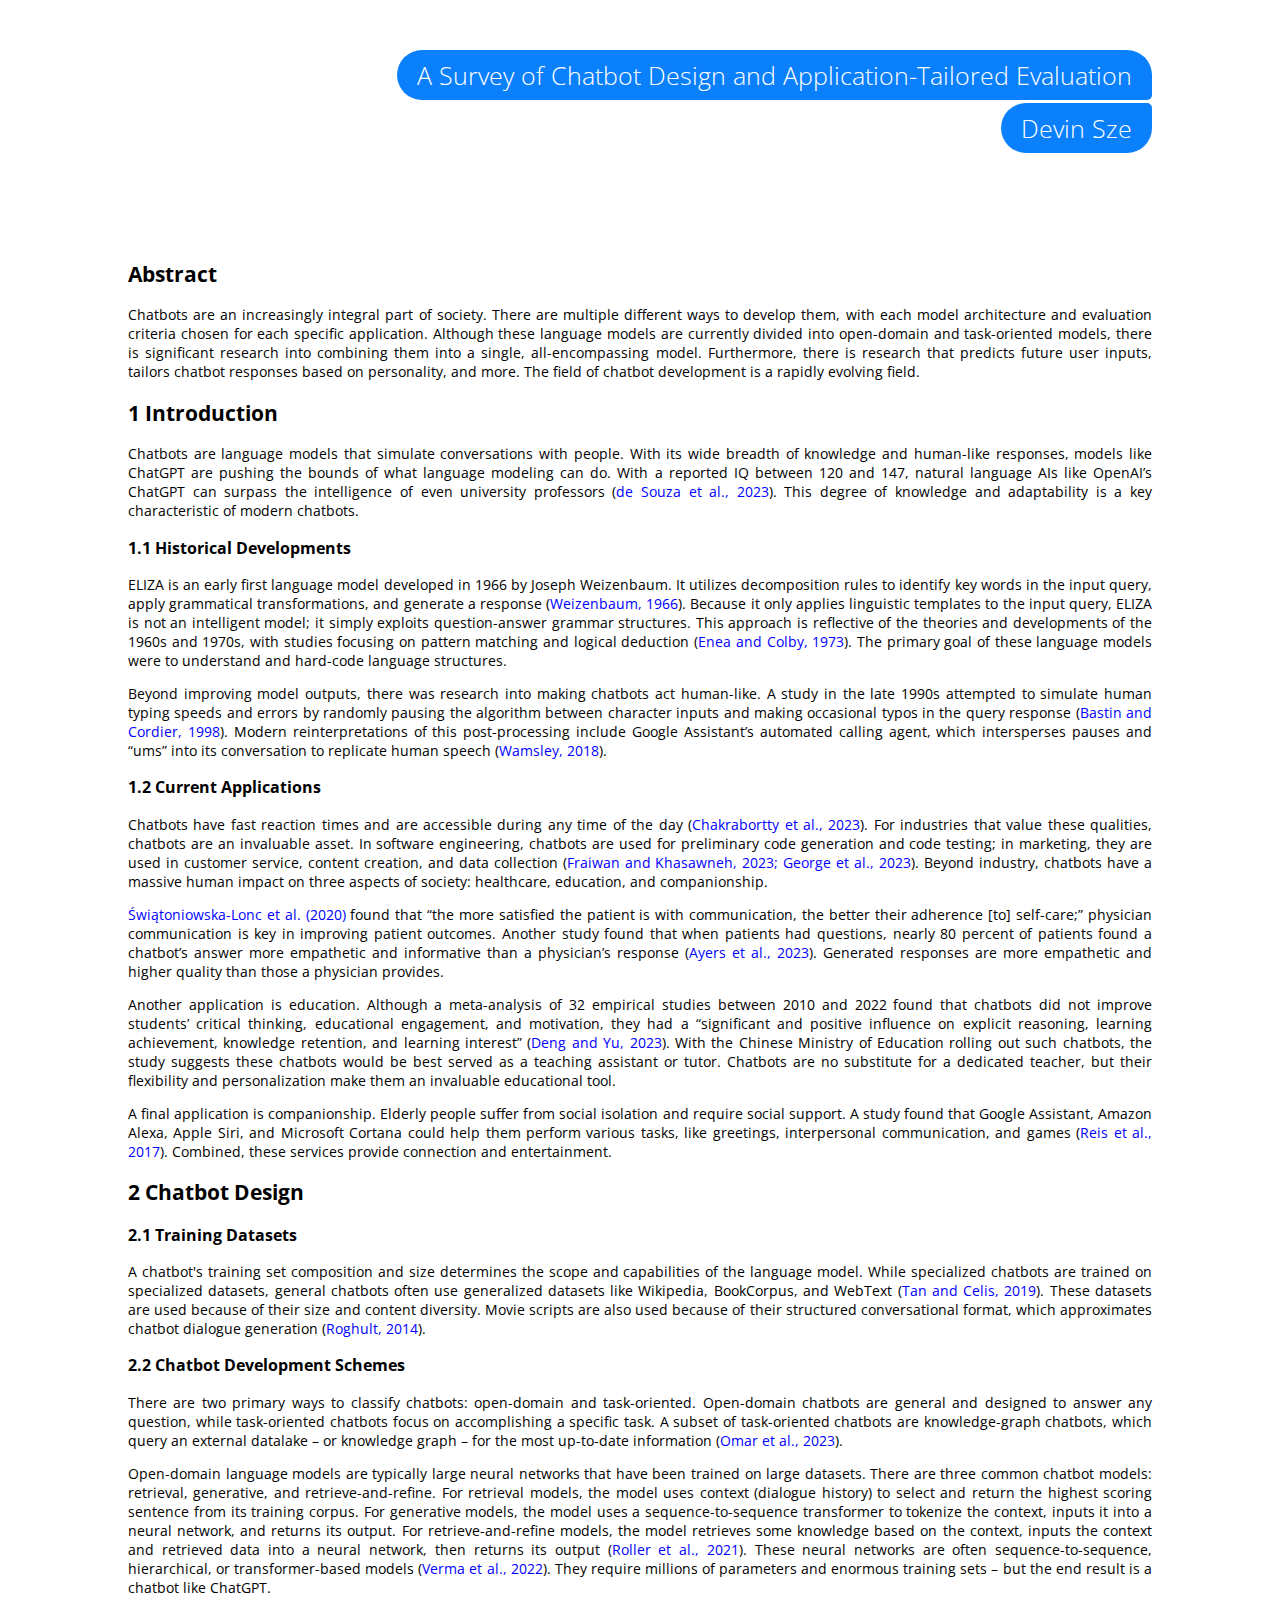
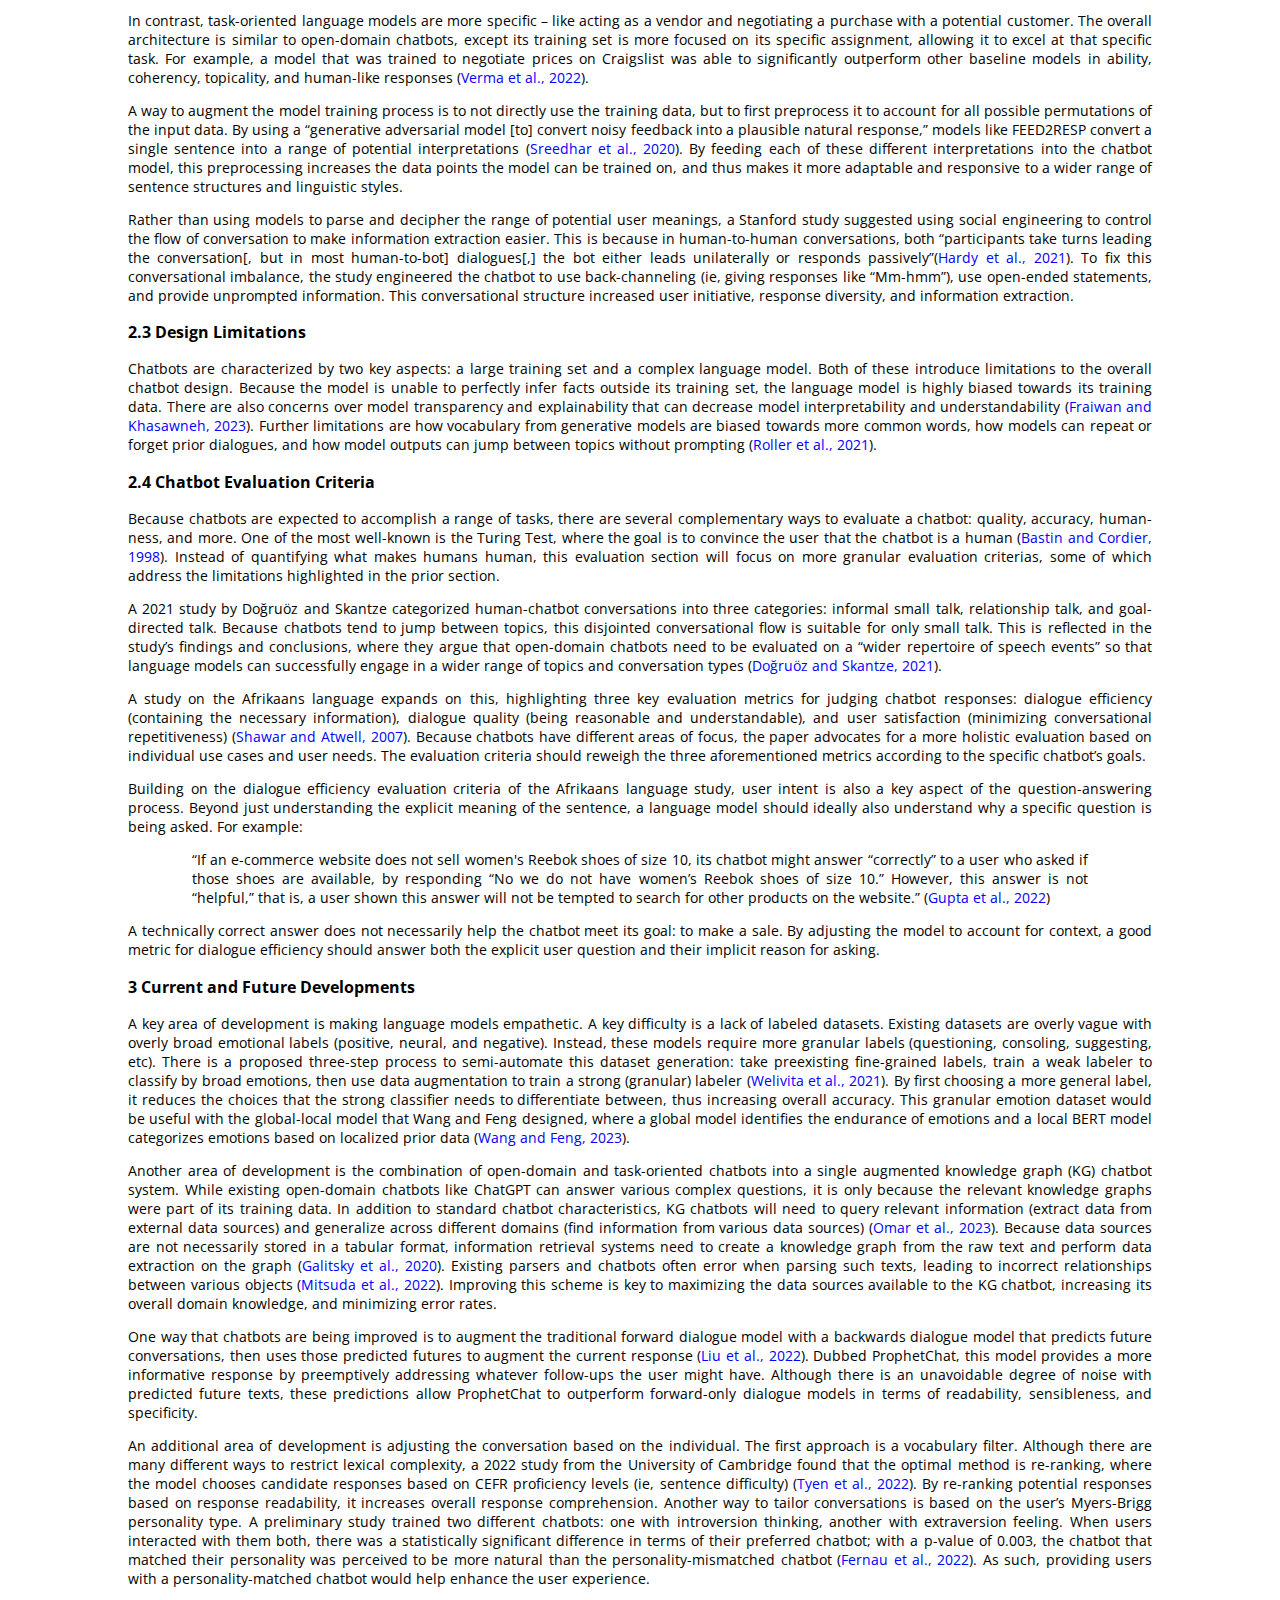
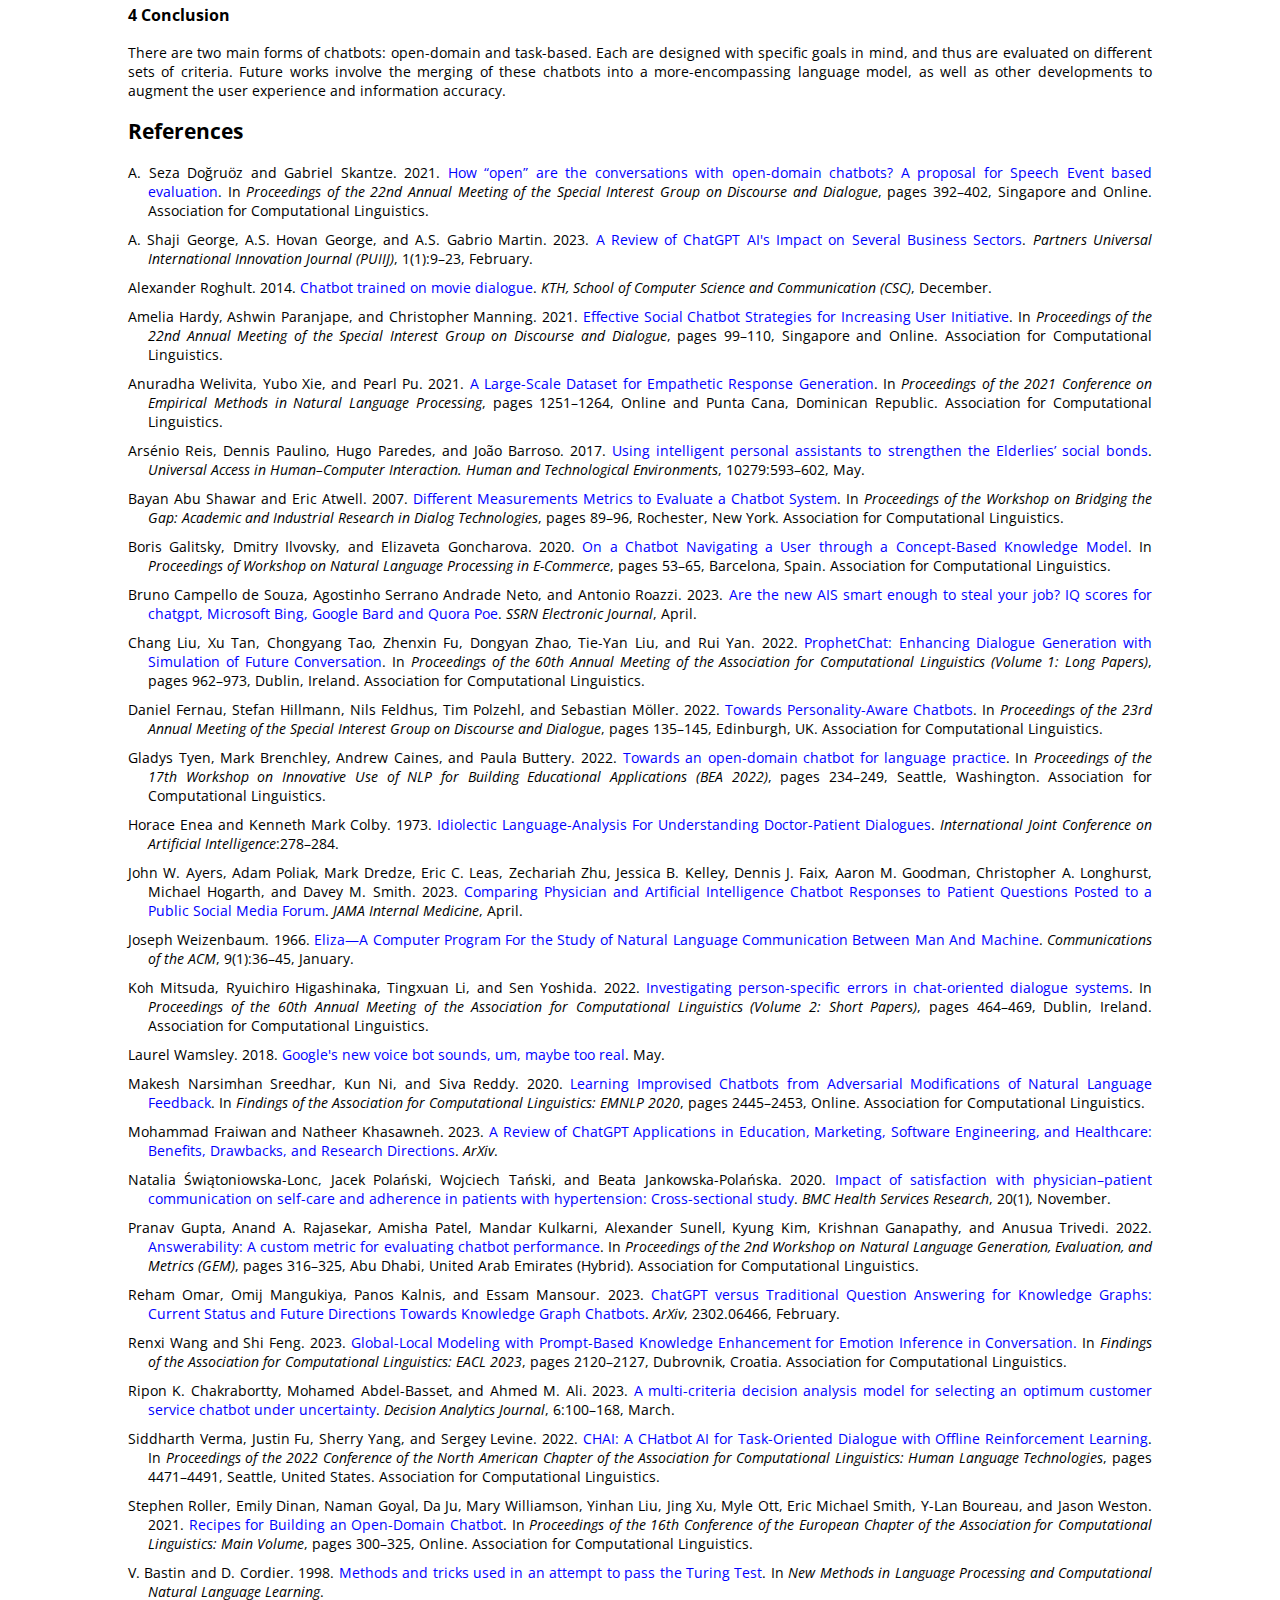
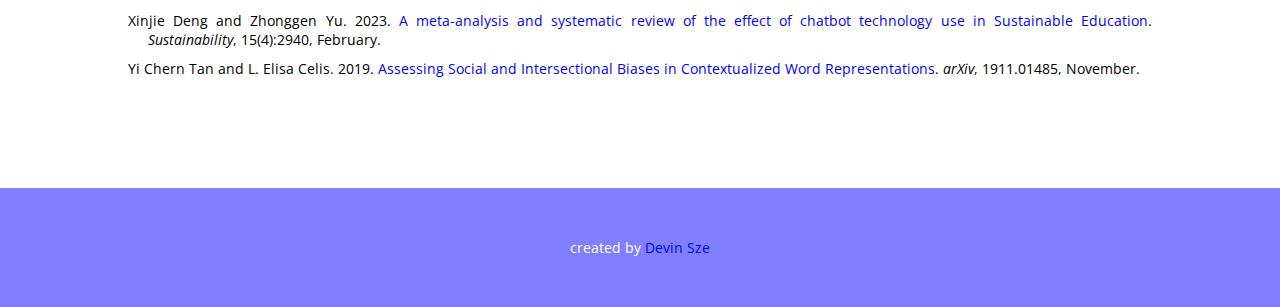
<file: chatbot/index.html>
<!DOCTYPE html>
<html lang="en">
<head>
    <meta charset="UTF-8">
    <meta name="viewport" content="width=device-width, initial-scale=1.0">
    <title>devinsze | chatbots</title>
    <link rel="icon" href="logo_devinsze_img.png">
    <link rel="stylesheet" href="chatbot.css">
    <link rel="preconnect" href="https://fonts.googleapis.com"><link rel="preconnect" href="https://fonts.gstatic.com" crossorigin><link href="https://fonts.googleapis.com/css2?family=Open+Sans:ital,wght@0,300;0,400;0,500;0,600;0,700;0,800;1,300;1,400;1,500;1,600;1,700;1,800&display=swap" rel="stylesheet">
</head>
<body onload="create_balls()">

    <div id="header">
        <!-- <div class="chat chat_right" id="r1">May 16, 2023</div> -->
        <!-- <div class="chat chat_right" id="r2">Info 159: Natural Language Processing</div> -->
        <div class="chat chat_right" id="r1">A Survey of Chatbot Design and Application-Tailored Evaluation</div>
        <div class="chat chat_right" id="r2">Devin Sze</div>
        <div class="chat chat_left" id="l1">
            <div id="dot1"></div>
            <div id="dot2"></div>
            <div id="dot3"></div>
        </div>
    </div>
        
    <!-- <div id="index">
        <div id="index_label">index</div>
        <ul>
            <li>Abstract</li>
            <li>Introduction</li>
            <ul>
                <li>Historial Developments</li>
                <li>Current Applications</li>
            </ul>
            <li>Chatbot Design</li>
            <ul>
                <li>Traininig Datasets</li>
                <li>Chatbot Developments</li>
                <li>Design Limitations</li>
                <li>Chatbot Evaluation Criteria</li>
            </ul>
            <li>Current and Future Developments</li>
            <li>Conclusion</li>
            <li>References</li>
        </ul>
    </div> -->

   

    <div class="content" id="content">
        <h2>Abstract</h2>
        <p>Chatbots are an increasingly integral part of society. There are multiple different ways to develop them, with each model architecture and evaluation criteria chosen for each specific application. Although these language models are currently divided into open-domain and task-oriented models, there is significant research into combining them into a single, all-encompassing model. Furthermore, there is research that predicts future user inputs, tailors chatbot responses based on personality, and more. The field of chatbot development is a rapidly evolving field.</p>
        
        <h2>1 Introduction</h2>
        <p>Chatbots are language models that simulate conversations with people. With its wide breadth of knowledge and human-like responses, models like ChatGPT are pushing the bounds of what language modeling can do. With a reported IQ between 120 and 147, natural language AIs like OpenAI’s ChatGPT can surpass the intelligence of even university professors (<a href="#Souza">de Souza et al., 2023</a>). This degree of knowledge and adaptability is a key characteristic of modern chatbots.</p>
        
        <h3>1.1	Historical Developments</h3>
        <p>ELIZA is an early first language model developed in 1966 by Joseph Weizenbaum. It utilizes decomposition rules to identify key words in the input query, apply grammatical transformations, and generate a response (<a href="#Weizenbaum">Weizenbaum, 1966</a>). Because it only applies linguistic templates to the input query, ELIZA is not an intelligent model; it simply exploits question-answer grammar structures. This approach is reflective of the theories and developments of the 1960s and 1970s, with studies focusing on pattern matching and logical deduction (<a href="#Enea">Enea and Colby, 1973</a>). The primary goal of these language models were to understand and hard-code language structures.</p>
        <p>Beyond improving model outputs, there was research into making chatbots act human-like. A study in the late 1990s attempted to simulate human typing speeds and errors by randomly pausing the algorithm between character inputs and making occasional typos in the query response (<a href="#Bastin">Bastin and Cordier, 1998</a>). Modern reinterpretations of this post-processing include Google Assistant’s automated calling agent, which intersperses pauses and “ums” into its conversation to replicate human speech (<a href="#Wamsley">Wamsley, 2018</a>).</p>

        <h3>1.2	Current Applications</h3>
        <p>Chatbots have fast reaction times and are accessible during any time of the day (<a href="#Chakrabortty">Chakrabortty et al., 2023</a>). For industries that value these qualities, chatbots are an invaluable asset. In software engineering, chatbots are used for preliminary code generation and code testing; in marketing, they are used in customer service, content creation, and data collection (<a href="#Fraiwan">Fraiwan and Khasawneh, 2023; George et al., 2023</a>). Beyond industry, chatbots have a massive human impact on three aspects of society: healthcare, education, and companionship.</p>
        <p><a href="#Świątoniowska">Świątoniowska-Lonc et al. (2020)</a> found that “the more satisfied the patient is with communication, the better their adherence [to] self-care;” physician communication is key in improving patient outcomes. Another study found that when patients had questions, nearly 80 percent of patients found a chatbot’s answer more empathetic and informative than a physician’s response (<a href="#Ayers">Ayers et al., 2023</a>). Generated responses are more empathetic and higher quality than those a physician provides.</p>
        <p>Another application is education. Although a meta-analysis of 32 empirical studies between 2010 and 2022 found that chatbots did not improve students’ critical thinking, educational engagement, and motivation, they had a “significant and positive influence on explicit reasoning, learning achievement, knowledge retention, and learning interest” (<a href="#Deng">Deng and Yu, 2023</a>). With the Chinese Ministry of Education rolling out such chatbots, the study suggests these chatbots would be best served as a teaching assistant or tutor. Chatbots are no substitute for a dedicated teacher, but their flexibility and personalization make them an invaluable educational tool.</p>
        <p>A final application is companionship. Elderly people suffer from social isolation and require social support. A study found that Google Assistant, Amazon Alexa, Apple Siri, and Microsoft Cortana could help them perform various tasks, like greetings, interpersonal communication, and games (<a href="#Reis">Reis et al., 2017</a>). Combined, these services provide connection and entertainment.</p>
    
        <h2>2 Chatbot Design</h2>
        <h3>2.1 Training Datasets</h3>
        <p>A chatbot's training set composition and size determines the scope and capabilities of the language model. While specialized chatbots are trained on specialized datasets, general chatbots often use generalized datasets like Wikipedia, BookCorpus, and WebText (<a href="#Tan">Tan and Celis, 2019</a>). These datasets are used because of their size and content diversity. Movie scripts are also used because of their structured conversational format, which approximates chatbot dialogue generation (<a href="#Roghult">Roghult, 2014</a>).</p>
        
        <h3>2.2	Chatbot Development Schemes</h3>
        <p>There are two primary ways to classify chatbots: open-domain and task-oriented. Open-domain chatbots are general and designed to answer any question, while task-oriented chatbots focus on accomplishing a specific task. A subset of task-oriented chatbots are knowledge-graph chatbots, which query an external datalake – or knowledge graph – for the most up-to-date information (<a href="#Omar">Omar et al., 2023</a>).</p>
        <p>Open-domain language models are typically large neural networks that have been trained on large datasets. There are three common chatbot models: retrieval, generative, and retrieve-and-refine. For retrieval models, the model uses context (dialogue history) to select and return the highest scoring sentence from its training corpus. For generative models, the model uses a sequence-to-sequence transformer to tokenize the context, inputs it into a neural network, and returns its output. For retrieve-and-refine models, the model retrieves some knowledge based on the context, inputs the context and retrieved data into a neural network, then returns its output (<a href="#Roller">Roller et al., 2021</a>). These neural networks are often sequence-to-sequence, hierarchical, or transformer-based models (<a href="#Verma">Verma et al., 2022</a>). They require millions of parameters and enormous training sets – but the end result is a chatbot like ChatGPT.</p>
        <p>In contrast, task-oriented language models are more specific – like acting as a vendor and negotiating a purchase with a potential customer. The overall architecture is similar to open-domain chatbots, except its training set is more focused on its specific assignment, allowing it to excel at that specific task. For example, a model that was trained to negotiate prices on Craigslist was able to significantly outperform other baseline models in ability, coherency, topicality, and human-like responses (<a href="#Verma">Verma et al., 2022</a>). </p>
        <p>A way to augment the model training process is to not directly use the training data, but to first preprocess it to account for all possible permutations of the input data. By using a “generative adversarial model [to] convert noisy feedback into a plausible natural response,” models like FEED2RESP convert a single sentence into a range of potential interpretations (<a href="#Sreedhar">Sreedhar et al., 2020</a>). By feeding each of these different interpretations into the chatbot model, this preprocessing increases the data points the model can be trained on, and thus makes it more adaptable and responsive to a wider range of sentence structures and linguistic styles.</p>
        <p>Rather than using models to parse and decipher the range of potential user meanings, a Stanford study suggested using social engineering to control the flow of conversation to make information extraction easier. This is because in human-to-human conversations, both “participants take turns leading the conversation[, but in most human-to-bot] dialogues[,] the bot either leads unilaterally or responds passively”(<a href="#Hardy">Hardy et al., 2021</a>). To fix this conversational imbalance, the study engineered the chatbot to use back-channeling (ie, giving responses like “Mm-hmm”), use open-ended statements, and provide unprompted information. This conversational structure increased user initiative, response diversity, and information extraction.</p>
    
        <h3>2.3	Design Limitations</h3>
        <p>Chatbots are characterized by two key aspects: a large training set and a complex language model. Both of these introduce limitations to the overall chatbot design. Because the model is unable to perfectly infer facts outside its training set, the language model is highly biased towards its training data. There are also concerns over model transparency and explainability that can decrease model interpretability and understandability (<a href="#Fraiwan">Fraiwan and Khasawneh, 2023</a>). Further limitations are how vocabulary from generative models are biased towards more common words, how models can repeat or forget prior dialogues, and how model outputs can jump between topics without prompting (<a href="#Roller">Roller et al., 2021</a>).</p>
    
        <h3>2.4	Chatbot Evaluation Criteria</h3>
        <p>Because chatbots are expected to accomplish a range of tasks, there are several complementary ways to evaluate a chatbot: quality, accuracy, human-ness, and more. One of the most well-known is the Turing Test, where the goal is to convince the user that the chatbot is a human (<a href="#Bastin">Bastin and Cordier, 1998</a>). Instead of quantifying what makes humans human, this evaluation section will focus on more granular evaluation criterias, some of which address the limitations highlighted in the prior section.</p>
        <p>A 2021 study by Doğruöz and Skantze categorized human-chatbot conversations into three categories: informal small talk, relationship talk, and goal-directed talk. Because chatbots tend to jump between topics, this disjointed conversational flow is suitable for only small talk. This is reflected in the study’s findings and conclusions, where they argue that open-domain chatbots need to be evaluated on a “wider repertoire of speech events” so that language models can successfully engage in a wider range of topics and conversation types (<a href="#Doğruöz">Doğruöz and Skantze, 2021</a>).</p>
        <p>A study on the Afrikaans language expands on this, highlighting three key evaluation metrics for judging chatbot responses: dialogue efficiency (containing the necessary information), dialogue quality (being reasonable and understandable), and user satisfaction (minimizing conversational repetitiveness) (<a href="#Shawar">Shawar and Atwell, 2007</a>). Because chatbots have different areas of focus, the paper advocates for a more holistic evaluation based on individual use cases and user needs. The evaluation criteria should reweigh the three aforementioned metrics according to the specific chatbot’s goals.</p>
        <p>Building on the dialogue efficiency evaluation criteria of the Afrikaans language study, user intent is also a key aspect of the question-answering process. Beyond just understanding the explicit meaning of the sentence, a language model should ideally also understand why a specific question is being asked. For example:</p>
        <p id="quote">“If an e-commerce website does not sell women's Reebok shoes of size 10, its chatbot might answer “correctly” to a user who asked if those shoes are available, by responding “No we do not have women’s Reebok shoes of size 10.” However, this answer is not “helpful,” that is, a user shown this answer will not be tempted to search for other products on the website.” (<a href="#Gupta">Gupta et al., 2022</a>)</p>
        <p>A technically correct answer does not necessarily  help the chatbot meet its goal: to make a sale. By adjusting the model to account for context, a good metric for dialogue efficiency should answer both the explicit user question and their implicit reason for asking.</p>
    
        <h3>3	Current and Future Developments</h3>
        <p>A key area of development is making language models empathetic. A key difficulty is a lack of labeled datasets. Existing datasets are overly vague with overly broad emotional labels (positive, neural, and negative). Instead, these models require more granular labels (questioning, consoling, suggesting, etc). There is a proposed three-step process to semi-automate this dataset generation: take preexisting fine-grained labels, train a weak labeler to classify by broad emotions, then use data augmentation to train a strong (granular) labeler (<a href="#Welivita">Welivita et al., 2021</a>). By first choosing a more general label, it reduces the choices that the strong classifier needs to differentiate between, thus increasing overall accuracy. This granular emotion dataset would be useful with the global-local model that Wang and Feng designed, where a global model identifies the endurance of emotions and a local BERT model categorizes emotions based on localized prior data (<a href="#Wang">Wang and Feng, 2023</a>).</p>
        <p>Another area of development is the combination of open-domain and task-oriented chatbots into a single augmented knowledge graph (KG) chatbot system. While existing open-domain chatbots like ChatGPT can answer various complex questions, it is only because the relevant knowledge graphs were part of its training data. In addition to standard chatbot characteristics, KG chatbots will need to query relevant information (extract data from external data sources) and generalize across different domains (find information from various data sources) (<a href="#Omar">Omar et al., 2023</a>). Because data sources are not necessarily stored in a tabular format, information retrieval systems need to create a knowledge graph from the raw text and perform data extraction on the graph (<a href="#Galitsky">Galitsky et al., 2020</a>). Existing parsers and chatbots often error when parsing such texts, leading to incorrect relationships between various objects (<a href="#Mitsuda">Mitsuda et al., 2022</a>). Improving this scheme is key to maximizing the data sources available to the KG chatbot, increasing its overall domain knowledge, and minimizing error rates.</p>
        <p>One way that chatbots are being improved is to augment the traditional forward dialogue model with a backwards dialogue model that predicts future conversations, then uses those predicted futures to augment the current response (<a href="#Liu">Liu et al., 2022</a>). Dubbed ProphetChat, this model provides a more informative response by preemptively addressing whatever follow-ups the user might have. Although there is an unavoidable degree of noise with predicted future texts, these predictions allow ProphetChat to outperform forward-only dialogue models in terms of readability, sensibleness, and specificity.</p>
        <p>An additional area of development is adjusting the conversation based on the individual. The first approach is a vocabulary filter. Although there are many different ways to restrict lexical complexity, a 2022 study from the University of Cambridge found that the optimal method is re-ranking, where the model chooses candidate responses based on CEFR proficiency levels (ie, sentence difficulty) (<a href="#Tyen">Tyen et al., 2022</a>). By re-ranking potential responses based on response readability, it increases overall response comprehension. Another way to tailor conversations is based on the user’s Myers-Brigg personality type. A preliminary study trained two different chatbots: one with introversion thinking, another with extraversion feeling. When users interacted with them both, there was a statistically significant difference in terms of their preferred chatbot; with a p-value of 0.003, the chatbot that matched their personality was perceived to be more natural than the personality-mismatched chatbot (<a href="#Fernau">Fernau et al., 2022</a>). As such, providing users with a personality-matched chatbot would help enhance the user experience.</p>

        <h3>4	Conclusion</h3>
        <p>There are two main forms of chatbots: open-domain and task-based. Each are designed with specific goals in mind, and thus are evaluated on different sets of criteria. Future works involve the merging of these chatbots into a more-encompassing language model, as well as other developments to augment the user experience and information accuracy.</p>

        <h2>References</h2>
        <ul>
            <li id="Doğruöz">A. Seza Doğruöz and Gabriel Skantze. 2021. <a href="https://aclanthology.org/2021.sigdial-1.41">How “open” are the conversations with open-domain chatbots? A proposal for Speech Event based evaluation</a>. In <i>Proceedings of the 22nd Annual Meeting of the Special Interest Group on Discourse and Dialogue</i>, pages 392–402, Singapore and Online. Association for Computational Linguistics.</li>
            <li id="George">A. Shaji George, A.S. Hovan George, and A.S. Gabrio Martin. 2023. <a href="https://zenodo.org/record/7644359#.ZFXtMXbMJdihttps://zenodo.org/record/7644359#.ZFXtMXbMJdi">A Review of ChatGPT AI's Impact on Several Business Sectors</a>. <i>Partners Universal International Innovation Journal (PUIIJ)</i>, 1(1):9–23, February. </li>
            <li id="Roghult">Alexander Roghult. 2014. <a href="http://www.diva-portal.org/smash/record.jsf?pid=diva2%3A770821&dswid=4191">Chatbot trained on movie dialogue</a>. <i>KTH, School of Computer Science and Communication (CSC)</i>, December. </li>
            <li id="Hardy">Amelia Hardy, Ashwin Paranjape, and Christopher Manning. 2021. <a href="https://aclanthology.org/2021.sigdial-1.11">Effective Social Chatbot Strategies for Increasing User Initiative</a>. In <i>Proceedings of the 22nd Annual Meeting of the Special Interest Group on Discourse and Dialogue</i>, pages 99–110, Singapore and Online. Association for Computational Linguistics.</li>
            <li id="Welivita">Anuradha Welivita, Yubo Xie, and Pearl Pu. 2021. <a href="https://aclanthology.org/2021.emnlp-main.96">A Large-Scale Dataset for Empathetic Response Generation</a>. In <i>Proceedings of the 2021 Conference on Empirical Methods in Natural Language Processing</i>, pages 1251–1264, Online and Punta Cana, Dominican Republic. Association for Computational Linguistics.</li>
            <li id="Reis">Arsénio Reis, Dennis Paulino, Hugo Paredes, and João Barroso. 2017. <a href="https://link.springer.com/chapter/10.1007/978-3-319-58700-4_48">Using intelligent personal assistants to strengthen the Elderlies’ social bonds</a>. <i>Universal Access in Human–Computer Interaction. Human and Technological Environments</i>, 10279:593–602, May. </li>
            <li id="Shawar">Bayan Abu Shawar and Eric Atwell. 2007. <a href="https://aclanthology.org/W07-0313.pdf">Different Measurements Metrics to Evaluate a Chatbot System</a>. In <i>Proceedings of the Workshop on Bridging the Gap: Academic and Industrial Research in Dialog Technologies</i>, pages 89–96, Rochester, New York. Association for Computational Linguistics.</li>
            <li id="Galitsky">Boris Galitsky, Dmitry Ilvovsky, and Elizaveta Goncharova. 2020. <a href="https://aclanthology.org/2020.ecomnlp-1.6">On a Chatbot Navigating a User through a Concept-Based Knowledge Model</a>. In <i>Proceedings of Workshop on Natural Language Processing in E-Commerce</i>, pages 53–65, Barcelona, Spain. Association for Computational Linguistics.</li>
            <li id="Souza">Bruno Campello de Souza, Agostinho Serrano Andrade Neto, and Antonio Roazzi. 2023. <a href="https://papers.ssrn.com/sol3/papers.cfm?abstract_id=4412505">Are the new AIS smart enough to steal your job? IQ scores for chatgpt, Microsoft Bing, Google Bard and Quora Poe</a>. <i>SSRN Electronic Journal</i>, April. </li>
            <li id="Liu">Chang Liu, Xu Tan, Chongyang Tao, Zhenxin Fu, Dongyan Zhao, Tie-Yan Liu, and Rui Yan. 2022. <a href="https://aclanthology.org/2022.acl-long.68">ProphetChat: Enhancing Dialogue Generation with Simulation of Future Conversation</a>. In <i>Proceedings of the 60th Annual Meeting of the Association for Computational Linguistics (Volume 1: Long Papers)</i>, pages 962–973, Dublin, Ireland. Association for Computational Linguistics.</li>
            <li id="Fernau">Daniel Fernau, Stefan Hillmann, Nils Feldhus, Tim Polzehl, and Sebastian Möller. 2022. <a href="https://aclanthology.org/2022.sigdial-1.15">Towards Personality-Aware Chatbots</a>. In <i>Proceedings of the 23rd Annual Meeting of the Special Interest Group on Discourse and Dialogue</i>, pages 135–145, Edinburgh, UK. Association for Computational Linguistics.</li>
            <li id="Tyen">Gladys Tyen, Mark Brenchley, Andrew Caines, and Paula Buttery. 2022. <a href="https://aclanthology.org/2022.bea-1.28">Towards an open-domain chatbot for language practice</a>. In <i>Proceedings of the 17th Workshop on Innovative Use of NLP for Building Educational Applications (BEA 2022)</i>, pages 234–249, Seattle, Washington. Association for Computational Linguistics.</li>
            <li id="Enea">Horace Enea and Kenneth Mark Colby. 1973. <a href="https://citeseerx.ist.psu.edu/document?repid=rep1&type=pdf&doi=b9d810782e8939f32a00e7c52130254ebb05844a">Idiolectic Language-Analysis For Understanding Doctor-Patient Dialogues</a>. <i>International Joint Conference on Artificial Intelligence</i>:278–284. </li>
            <li id="Ayers">John W. Ayers, Adam Poliak, Mark Dredze, Eric C. Leas, Zechariah Zhu, Jessica B. Kelley, Dennis J. Faix, Aaron M. Goodman, Christopher A. Longhurst, Michael Hogarth, and Davey M. Smith. 2023. <a href="https://jamanetwork.com/journals/jamainternalmedicine/article-abstract/2804309?casa_token=AWQDR93aZ5AAAAAA:0qePfO6i3i7DazwBDVX9hCUYXsMPogz69BJaKbymRS1bKB6nyeQYpzXXDza7ITLWu0Spt4lyEqs">Comparing Physician and Artificial Intelligence Chatbot Responses to Patient Questions Posted to a Public Social Media Forum</a>. <i>JAMA Internal Medicine</i>, April. </li>
            <li id="Weizenbaum">Joseph Weizenbaum. 1966. <a href="https://dl.acm.org/doi/pdf/10.1145/365153.365168">Eliza—A Computer Program For the Study of Natural Language Communication Between Man And Machine</a>. <i>Communications of the ACM</i>, 9(1):36–45, January. </li>
            <li id="Mitsuda">Koh Mitsuda, Ryuichiro Higashinaka, Tingxuan Li, and Sen Yoshida. 2022. <a href="https://aclanthology.org/2022.acl-short.50">Investigating person-specific errors in chat-oriented dialogue systems</a>. In <i>Proceedings of the 60th Annual Meeting of the Association for Computational Linguistics (Volume 2: Short Papers)</i>, pages 464–469, Dublin, Ireland. Association for Computational Linguistics.</li>
            <li id="Wamsley">Laurel Wamsley. 2018. <a href="https://www.npr.org/sections/thetwo-way/2018/05/09/609820627/googles-new-voice-bot-sounds-um-maybe-too-real">Google's new voice bot sounds, um, maybe too real</a>. May. </li>
            <li id="Sreedhar">Makesh Narsimhan Sreedhar, Kun Ni, and Siva Reddy. 2020. <a href="https://aclanthology.org/2020.findings-emnlp.221">Learning Improvised Chatbots from Adversarial Modifications of Natural Language Feedback</a>. In <i>Findings of the Association for Computational Linguistics: EMNLP 2020</i>, pages 2445–2453, Online. Association for Computational Linguistics.</li>
            <li id="Fraiwan">Mohammad Fraiwan and Natheer Khasawneh. 2023. <a href="https://arxiv.org/abs/2305.00237">A Review of ChatGPT Applications in Education, Marketing, Software Engineering, and Healthcare: Benefits, Drawbacks, and Research Directions</a>. <i>ArXiv</i>. </li>
            <li id="Świątoniowska">Natalia Świątoniowska-Lonc, Jacek Polański, Wojciech Tański, and Beata Jankowska-Polańska. 2020. <a href="https://bmchealthservres.biomedcentral.com/articles/10.1186/s12913-020-05912-0#citeas">Impact of satisfaction with physician–patient communication on self-care and adherence in patients with hypertension: Cross-sectional study</a>. <i>BMC Health Services Research</i>, 20(1), November. </li>
            <li id="Gupta">Pranav Gupta, Anand A. Rajasekar, Amisha Patel, Mandar Kulkarni, Alexander Sunell, Kyung Kim, Krishnan Ganapathy, and Anusua Trivedi. 2022. <a href="https://aclanthology.org/2022.gem-1.27">Answerability: A custom metric for evaluating chatbot performance</a>. In <i>Proceedings of the 2nd Workshop on Natural Language Generation, Evaluation, and Metrics (GEM)</i>, pages 316–325, Abu Dhabi, United Arab Emirates (Hybrid). Association for Computational Linguistics.</li>
            <li id="Omar">Reham Omar, Omij Mangukiya, Panos Kalnis, and Essam Mansour. 2023. <a href="https://arxiv.org/abs/2302.06466">ChatGPT versus Traditional Question Answering for Knowledge Graphs: Current Status and Future Directions Towards Knowledge Graph Chatbots</a>. <i>ArXiv</i>, 2302.06466, February. </li>
            <li id="Wang">Renxi Wang and Shi Feng. 2023. <a href="https://aclanthology.org/2023.findings-eacl.158">Global-Local Modeling with Prompt-Based Knowledge Enhancement for Emotion Inference in Conversation.</a> In <i>Findings of the Association for Computational Linguistics: EACL 2023</i>, pages 2120–2127, Dubrovnik, Croatia. Association for Computational Linguistics.</li>
            <li id="Chakrabortty">Ripon K. Chakrabortty, Mohamed Abdel-Basset, and Ahmed M. Ali. 2023. <a href="https://www.sciencedirect.com/science/article/pii/S2772662223000085">A multi-criteria decision analysis model for selecting an optimum customer service chatbot under uncertainty</a>. <i>Decision Analytics Journal</i>, 6:100–168, March. </li>
            <li id="Verma">Siddharth Verma, Justin Fu, Sherry Yang, and Sergey Levine. 2022. <a href="https://aclanthology.org/2022.naacl-main.332">CHAI: A CHatbot AI for Task-Oriented Dialogue with Offline Reinforcement Learning</a>. In <i>Proceedings of the 2022 Conference of the North American Chapter of the Association for Computational Linguistics: Human Language Technologies</i>, pages 4471–4491, Seattle, United States. Association for Computational Linguistics.</li>
            <li id="Roller">Stephen Roller, Emily Dinan, Naman Goyal, Da Ju, Mary Williamson, Yinhan Liu, Jing Xu, Myle Ott, Eric Michael Smith, Y-Lan Boureau, and Jason Weston. 2021. <a href="https://aclanthology.org/2021.eacl-main.24">Recipes for Building an Open-Domain Chatbot</a>. In <i>Proceedings of the 16th Conference of the European Chapter of the Association for Computational Linguistics: Main Volume</i>, pages 300–325, Online. Association for Computational Linguistics.</li>
            <li id="Bastin">V. Bastin and D. Cordier. 1998. <a href="https://aclanthology.org/W98-1234">Methods and tricks used in an attempt to pass the Turing Test</a>. In <i>New Methods in Language Processing and Computational Natural Language Learning</i>.</li>
            <li id="Deng">Xinjie Deng and Zhonggen Yu. 2023. <a href="https://www.mdpi.com/2071-1050/15/4/2940">A meta-analysis and systematic review of the effect of chatbot technology use in Sustainable Education</a>. <i>Sustainability</i>, 15(4):2940, February.</li>
            <li id="Tan">Yi Chern Tan and L. Elisa Celis. 2019. <a href="https://arxiv.org/abs/1911.01485">Assessing Social and Intersectional Biases in Contextualized Word Representations</a>. <i>arXiv</i>, 1911.01485, November. </li>
        </ul>




    </div>

    

    <div class="footer">
        <div class="github" title="Github Repo"></div>

        <div>created by <a href="https://devinsze.com/">Devin Sze</a>
        </div>
    </div>    
    
    <script src="chatbot.js"></script>	
</body>
</html>
</file>
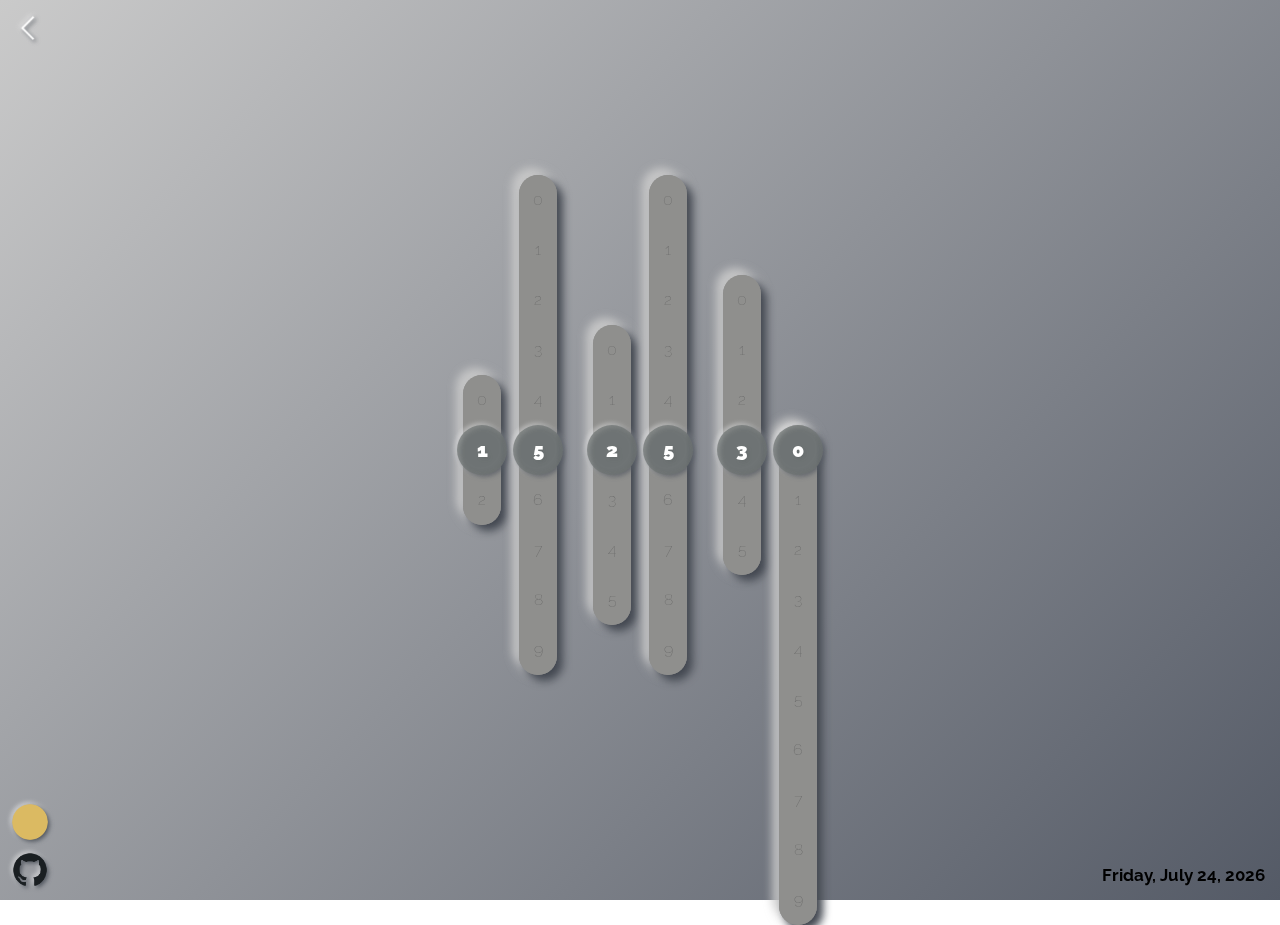
<file: clock/index.html>
<!DOCTYPE html>
<html lang="en" dir="ltr">
    <head>
        <meta charset="utf-8">
        <title>devinsze | clock</title>
        <link rel="icon" href="logo_devinsze_img.png">
        <link rel="stylesheet" href="clock.css">
        <script src="clock.js" charset="utf-8"></script>
        <script src="clock_move.js" charset="utf-8"></script>

    </head>
    <body onload="clockMain()">
        <div id="bodyBack"></div>
        <div id="bodyBackDark"></div>

        <!--Back Button-->    
        
        <a href="https://devinsze.com/portfolio" title="Back to Coding Projects">
            <div id="graphic_arrow"></div>
        </a>
        

        <!--The moving numbers in the background-->
        
        <div id="otherNums">
            <div class="transPadding"></div>
            <div class="trans" id="hr0"></div>
            <div class="transPadding"></div>

            <div class="transPadding"></div>
            <div class="trans" id="hr1"></div>
            <div class="transPadding"></div>

            <div class="digit_buffer"></div>

            <div class="transPadding"></div>
            <div class="trans" id="min0"></div>
            <div class="transPadding"></div>

            <div class="transPadding"></div>
            <div class="trans" id="min1"></div>
            <div class="transPadding"></div>
            
            <div class="digit_buffer"></div>

            <div class="transPadding"></div>
            <div class="trans" id="sec0"></div>
            <div class="transPadding"></div>
            <div class="transPadding"></div>
            <div class="trans" id="sec1"></div>
            <div class="transPadding"></div>
        </div>
        
        <!--The numbers at the front-->
        <div id="timeWrapper">
            <div class="digit glass" id="digit_hr0"></div>
            <div class="digit glass" id="digit_hr1"></div>

            <div class="digit_buffer"></div>

            <div class="digit glass" id="digit_min0"></div>
            <div class="digit glass" id="digit_min1"></div>
            
            <div class="digit_buffer"></div>

            <div class="digit glass" id="digit_sec0"></div>
            <div class="digit glass" id="digit_sec1"></div>
        </div>

        <div id="bottom_right"></div>





        <div class="bottom_left">
            <div id="mode" onclick="changeMode()" title="Change Mode"></div>

            <a href="https://github.com/devin-sze/projects_clock" title="Github"><div class="con_link_img" id="github"></div></a>
        </div>
        

        <!--<div class="glass" id="inspo"><a href="https://steamcommunity.com/sharedfiles/filedetails/?id=2239404078">inspiration</a></div>-->
        

        




    </body>
</html>
</file>
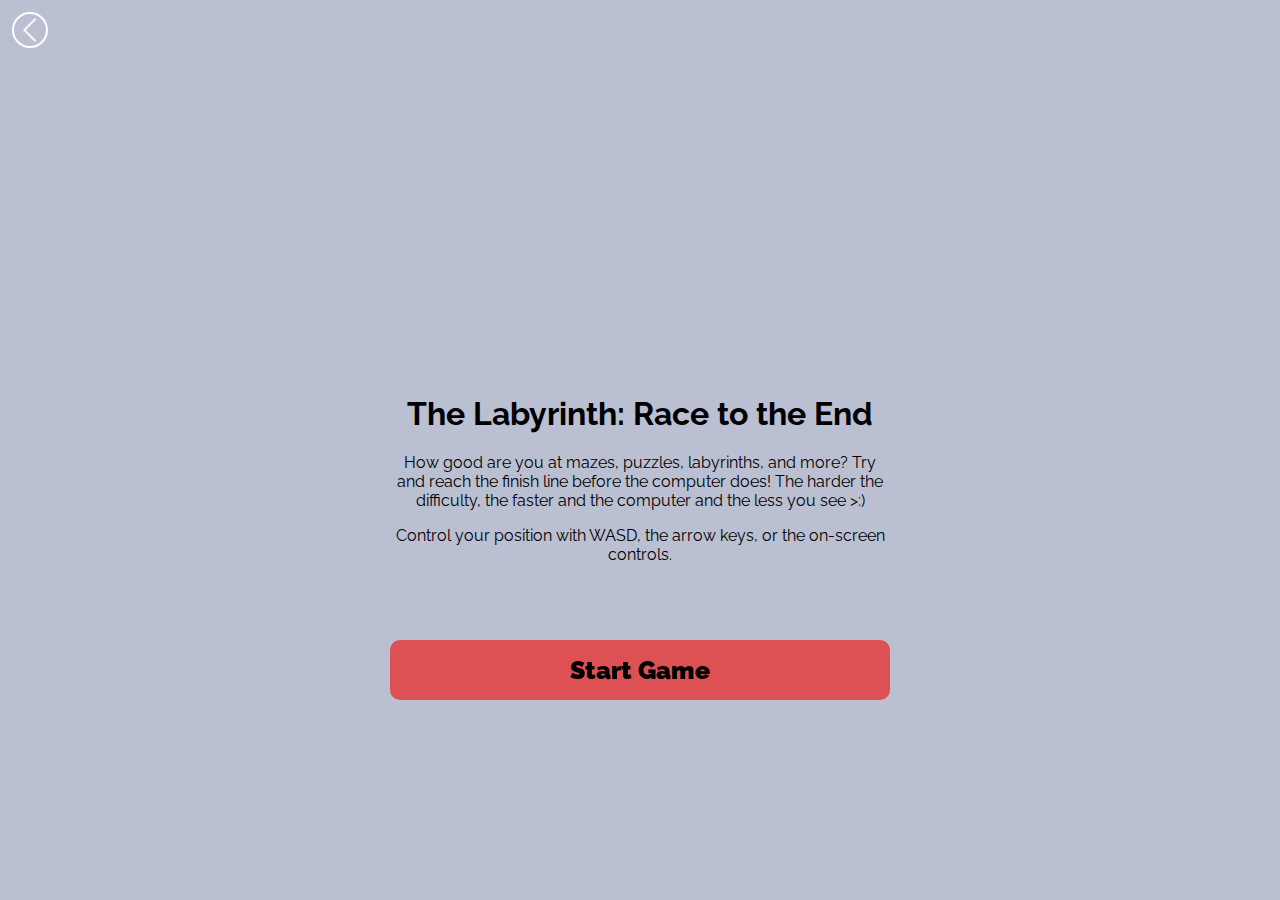
<file: labyrinth/index.html>
<!DOCTYPE html>
<html lang="en" dir="ltr">
    <head>
        <meta charset="utf-8">
        <title>devinsze | labyrinth</title>
        <link rel="stylesheet" href="maze.css">
        <link rel="icon" href="logo_devinsze_img.png">
        <script src="maze_onLoad.js" charset="utf-8"></script>
        <script src="maze_worldGen.js" charset="utf-8"></script>
        <script src="maze_playerMove.js" charset="utf-8"></script>
        <script src="maze_autoMove.js" charset="utf-8"></script>
        <script src="maze_color.js" charset="utf-8"></script>
        <script src="maze_answer.js" charset="utf-8"></script>
        <script src="maze_winlose.js" charset="utf-8"></script>
        <script src="maze_reposition.js" charset="utf-8"></script>
        <script src="maze_legend.js" charset="utf-8"></script>
        <script src="maze_clearCache.js" charset="utf-8"></script>

    </head>
    <body>
        <!--Back Button-->    
        
        <a href="https://devinsze.com/portfolio" title="Back to Portfolio">
            <div id="graphic_arrow"></div>
        </a>

        <!--Start Menu-->

        <div id="description">
            <h1>The Labyrinth: Race to the End</h1>
            <p>How good are you at mazes, puzzles, labyrinths, and more? Try and reach the finish line before the computer does! The harder the difficulty, the faster and the computer and the less you see >:)</p>
            <p>Control your position with WASD, the arrow keys, or the on-screen controls.</p>
        </div>

        <div class="glass" id="start_game" onclick="showDifficulty()">Start Game</div>
        <div class="glass" id="choose_difficulty">Choose Difficulty</div>
        <div class="glass" id="difficulty_wrapper">
            <div class = "easy difficulty_left" id="difficulty" onclick="onLoad('easy')">easy</div>
            <div class = "medium" id="difficulty" onclick="onLoad('medium')">medium</div>
            <div class = "hard" id="difficulty" onclick="onLoad('hard')">hard</div>
            <div class = "impossible difficulty_right" id="difficulty" onclick="onLoad('impossible')">impossible</div>
        </div>

        <!--Gameplay Relevant-->
        <div class="gameplay" id="gameplay">
            <div class="gridback" id="gridback"></div>
            <div class="grid" id="grid"></div>    
        </div>

        <div id="finish_pointer"></div>
        
        <div id="finish_Pos_Calc"></div>
        <div id="calcPlayer"></div>
        
        <!--Gameplay HUD-->

        <div id="timer">Timer</div>
        <div class="glass" id="win_lose_indicator"></div>
        
        <!--Gameplay HUD - Give Up-->
        
        <div id="showAnswer" onclick="askShowAnswer()">Give Up</div>
        <div class="glass" id="confirmShowAnswer" onclick="showAnswer()"></div>

        <!--Gameplay HUD - Legend-->

        <div id="showLegend" onclick="showLegend()">?</div>

        <div class="glass legend_color" id="legend_start" onmouseover="showElem('legend_text_start')" onmouseout="hideElem('legend_text_start')"></div>
        <div class="glass legend_color" id="legend_end" onmouseover="showElem('legend_text_end')" onmouseout="hideElem('legend_text_end')"></div>
        <div class="glass legend_color" id="legend_position" onmouseover="showElem('legend_text_position')" onmouseout="hideElem('legend_text_position')"></div>
        <div class="glass legend_color" id="cover_legend_when_not_in_use"></div>
        
        <div class="glass legend_text" id="legend_text_start">Start</div>
        <div class="glass legend_text" id="legend_text_end">Finish</div>
        <div class="glass legend_text" id="legend_text_position">Player Position</div>

        <div class="glass" id="legend_description"></div>

        <!--Gameplay HUD - Controls-->

        <div id="control">
            <div id = "control_div"></div>
            <div class = "control_button control_up" id = "control_div" onclick="control('up')"></div>
            <div id = "control_div"></div>
            <div class = "control_button control_left" id = "control_div" onclick="control('left')"></div>
            <div id = "control_div"></div>
            <div class = "control_button control_right" id = "control_div" onclick="control('right')"></div>
            <div id = "control_div"></div>
            <div class = "control_button control_down" id = "control_div" onclick="control('down')"></div>
            <div id = "control_div"></div>
        </div>

    </body>
</html>
</file>
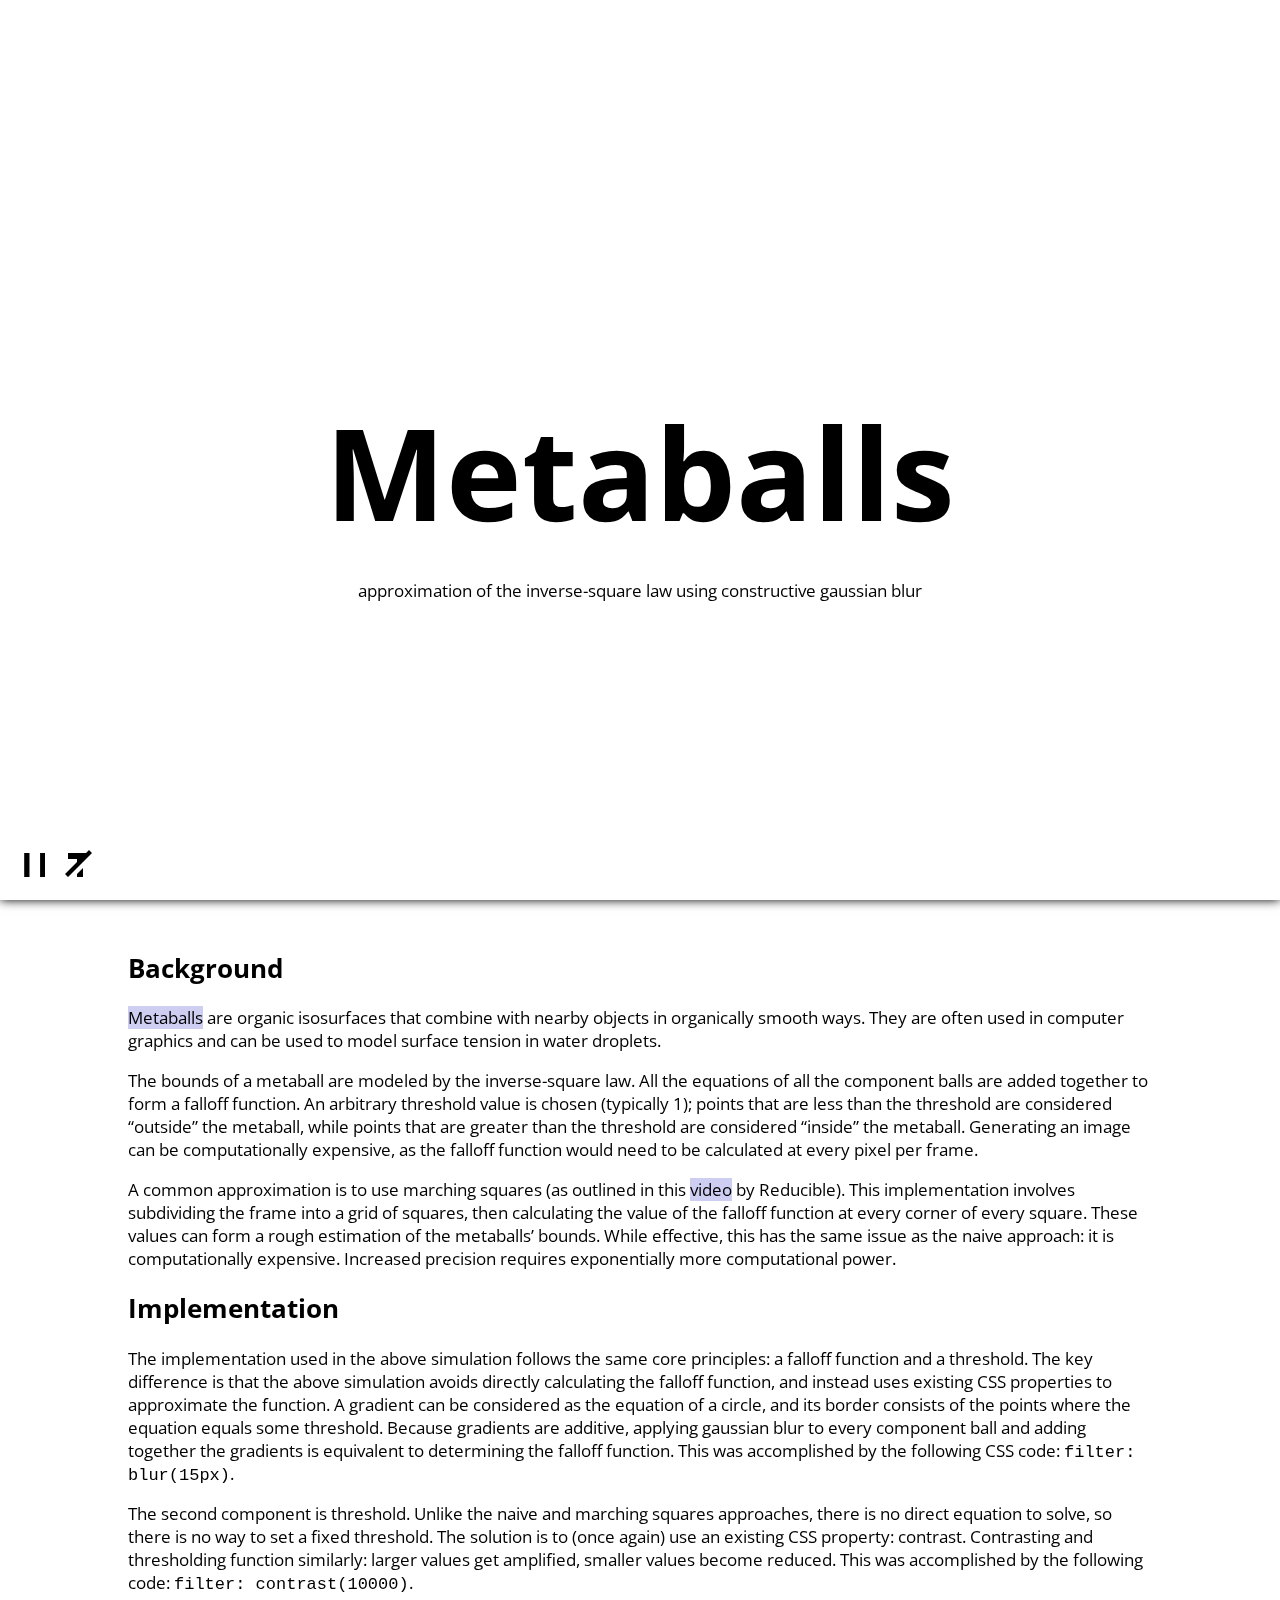
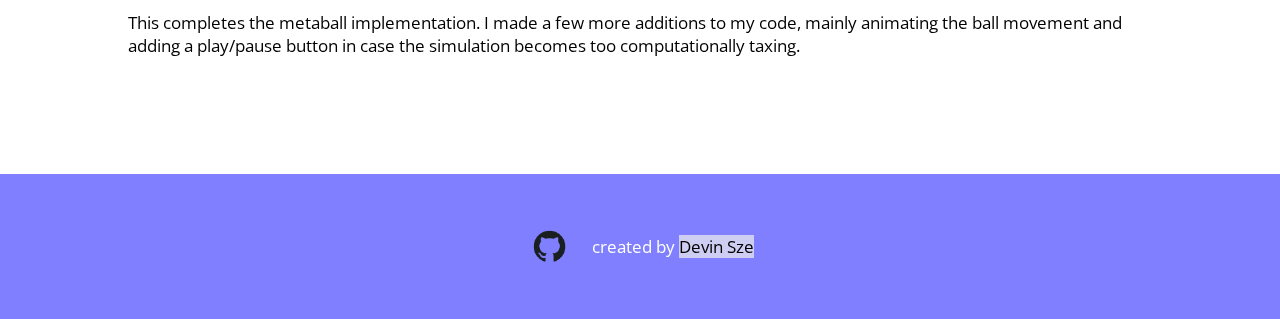
<file: metaballs/index.html>
<!DOCTYPE html>
<html lang="en">
<head>
    <meta charset="UTF-8">
    <meta name="viewport" content="width=device-width, initial-scale=1.0">
    <title>metaballs</title>
    <link rel="icon" href="logo_devinsze_img.png">
    <link rel="stylesheet" href="metaball.css">
    <link rel="preconnect" href="https://fonts.googleapis.com"><link rel="preconnect" href="https://fonts.gstatic.com" crossorigin><link href="https://fonts.googleapis.com/css2?family=Open+Sans:ital,wght@0,300;0,400;0,500;0,600;0,700;0,800;1,300;1,400;1,500;1,600;1,700;1,800&display=swap" rel="stylesheet">
</head>
<body onload="create_balls()">

    <div id="container"></div>
        
    <div id="padding_extra">
        <div>
            <h1>Metaballs</h1>
            approximation of the inverse-square law using constructive gaussian blur
        </div>
    </div>

    <div id="play_pause" onclick="start_stop_balls()" title="play simulation">
        <div id="pp1"></div>
        <div id="pp2"></div>
    </div>

    <div id="text_view" onclick="hide_show_text()" title="hide text">
        <div id="tv1"></div>
        <div id="tv2"></div>
    </div>

    <div class="content">
        <h2>Background</h2>
        <p><a href="https://en.wikipedia.org/wiki/Metaballs">Metaballs</a> are organic isosurfaces that combine with nearby objects in organically smooth ways. They are often used in computer graphics and can be used to model surface tension in water droplets.</p>
        <p>The bounds of a metaball are modeled by the inverse-square law. All the equations of all the component balls are added together to form a falloff function. An arbitrary threshold value is chosen (typically 1); points that are less than the threshold are considered “outside” the metaball, while points that are greater than the threshold are considered “inside” the metaball. Generating an image can be computationally expensive, as the falloff function would need to be calculated at every pixel per frame.</p>
        <p>A common approximation is to use marching squares (as outlined in this <a href="https://youtu.be/6oMZb3yP_H8">video</a> by Reducible). This implementation involves subdividing the frame into a grid of squares, then calculating the value of the falloff function at every corner of every square. These values can form a rough estimation of the metaballs’ bounds. While effective, this has the same issue as the naive approach: it is computationally expensive. Increased precision requires exponentially more computational power.</p>
        
        
        
        <h2>Implementation</h2>
        <p>The implementation used in the above simulation follows the same core principles: a falloff function and a threshold. The key difference is that the above simulation avoids directly calculating the falloff function, and instead uses existing CSS properties to approximate the function. A gradient can be considered as the equation of a circle, and its border consists of the points where the equation equals some threshold. Because gradients are additive, applying gaussian blur to every component ball and adding together the gradients is equivalent to determining the falloff function. This was accomplished by the following CSS code: <code>filter: blur(15px)</code>.</p>
        <p>The second component is threshold. Unlike the naive and marching squares approaches, there is no direct equation to solve, so there is no way to set a fixed threshold. The solution is to (once again) use an existing CSS property: contrast. Contrasting and thresholding function similarly: larger values get amplified, smaller values become reduced. This was accomplished by the following code: <code>filter: contrast(10000)</code>.</p>
        <p>This completes the metaball implementation. I made a few more additions to my code, mainly animating the ball movement and adding a play/pause button in case the simulation becomes too computationally taxing.</p>
        
    </div>

    

    <div class="footer">
        <div class="github" title="Github Repo"></div>

        <div>created by <a href="https://devinsze.com/">Devin Sze</a>
        </div>
    </div>    
    
    <script src="metaball.js"></script>	
</body>
</html>
</file>
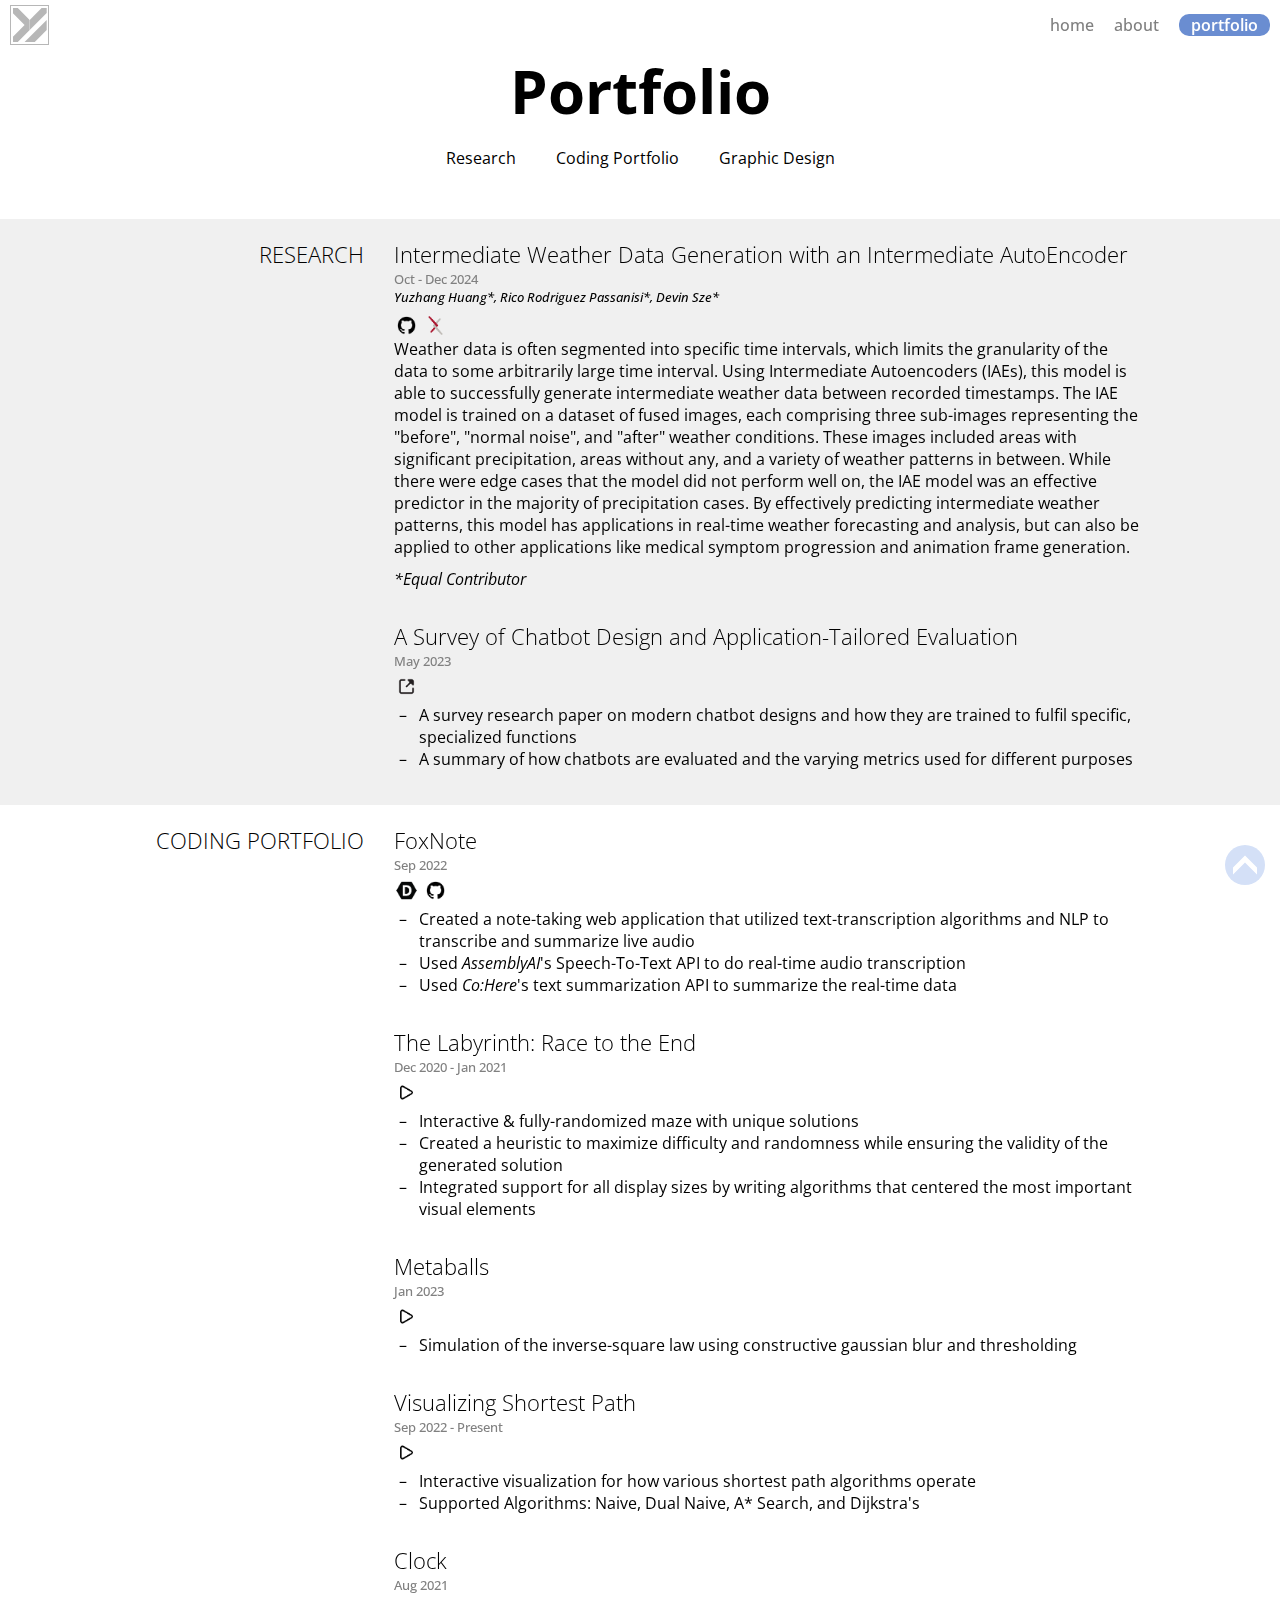
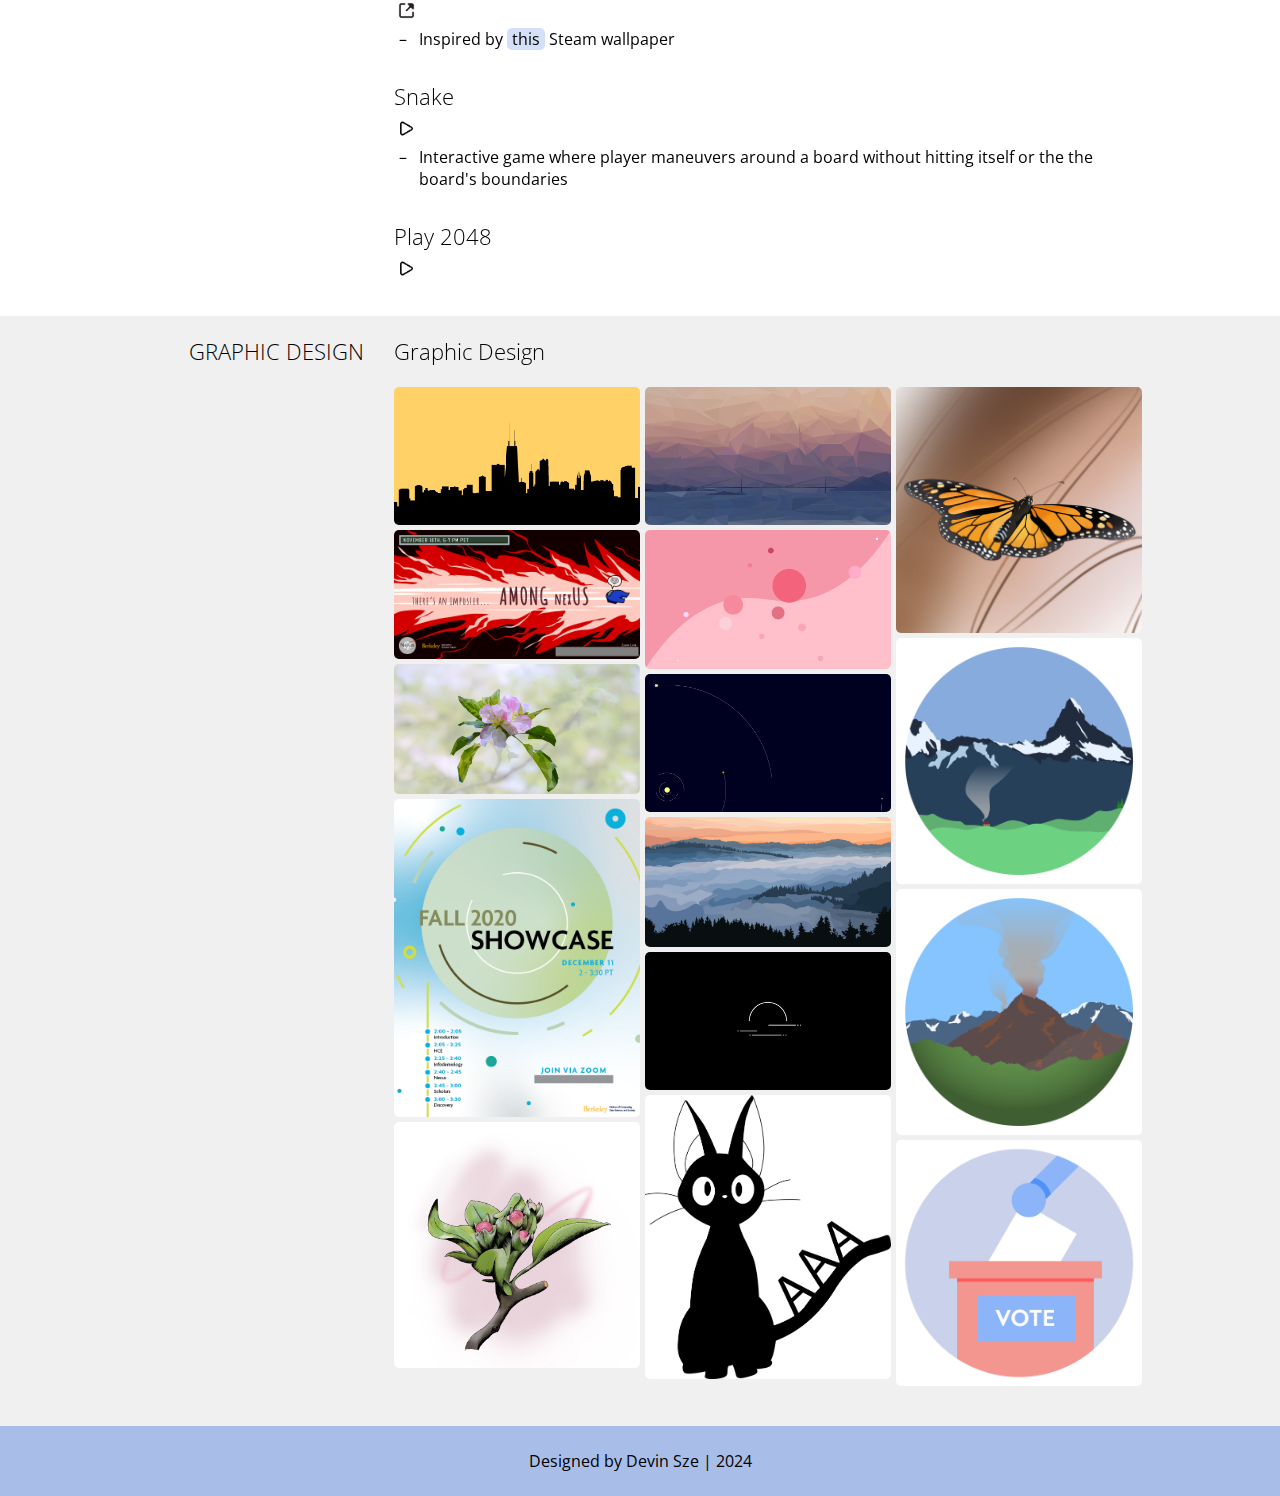
<file: portfolio/index.html>
<!DOCTYPE html>
<html lang="en">
<head>
    <meta charset="UTF-8">
    <meta name="viewport" content="width=device-width, initial-scale=1.0">
    <title>devinsze | portfolio</title>
    <link rel="icon" href="logo_devinsze_img.png">
    <link rel="stylesheet" href="style.css">
    <!-- <link rel="stylesheet" href="metaball.css"> -->
    <link rel="preconnect" href="https://fonts.googleapis.com"><link rel="preconnect" href="https://fonts.gstatic.com" crossorigin><link href="https://fonts.googleapis.com/css2?family=Open+Sans:ital,wght@0,300;0,400;0,500;0,600;0,700;0,800;1,300;1,400;1,500;1,600;1,700;1,800&display=swap" rel="stylesheet">
</head>
<body>
    

    <header class="header">
        <a href="https://devinsze.com"><div class="logo_devin">
            <div class="container" id="outer_container" onmouseenter="logo_hover()" onmouseleave="logo_hover()">
                <div id="inner_container">
                    <div id="d1"></div>
                    <div id="d3"></div>
                    <div id="s1"></div>
                    <div id="s2"></div>
                    <div id="s3"></div>
                </div>
            </div>
        </div></a>
        <div class="hamburger" onclick="manageHam()" onmouseover="hoverHam('onmouseover')" onmouseout="hoverHam('onmouseout')">
            <div class="ham" id="ham1"></div>
            <div class="ham" id="ham2"></div>
            <div class="ham" id="ham3"></div>
        </div>
        <div id="nav_container">
            <a href="https://devinsze.com"><div class="nav">home</div></a>
            <a href="https://devinsze.com/about/"><div class="nav">about</div></a>
            <div class="nav curr">portfolio</div>
        </div>
    </header>
    <div id="nav_container_small">
        <a href="https://devinsze.com"><div class="nav_small">home</div></a>
        <a href="https://devinsze.com/about/"><div class="nav_small">about</div></a>
        <div class="nav_small curr">portfolio</div>
    </div>

    <div id="buffer"></div>

    



    <div id="title_page">
        <div>
            <h1>Portfolio</h1>
            <div id="section_container">
                <a href="#research"><div class="section_select">Research</div></a>
                <a href="#coding"><div class="section_select">Coding Portfolio</div></a>
                <a href="#graphic"><div class="section_select">Graphic Design</div></a>
            </div>
        </div>
    </div>

    <div class="body_info">
        

        <div class="body_label" id="research"><h2>Research</h2></div>
        <div class="container">

            <div class="organization glass">
                <div class="content">
                    <div><h3>Intermediate Weather Data Generation with an Intermediate AutoEncoder</h3></div> 
                    
                    <h6>Oct - Dec 2024</h6>
                    <h5><i>Yuzhang Huang*, Rico Rodriguez Passanisi*, Devin Sze*</i></h5>
                    <div class="link_container">
                        <a href="https://github.com/devin-sze/InterAE" title="Github Repository"><div class="link git"></div></a>
                        <div class="link arxiv" title="Arxiv [Upcoming]"></div>
                    </div>
                    <p>Weather data is often segmented into specific time intervals, which limits the granularity of the data to some arbitrarily large time interval. Using Intermediate Autoencoders (IAEs), this model is able to successfully generate intermediate weather data between recorded timestamps. The IAE model is trained on a dataset of fused images, each comprising three sub-images representing the "before", "normal noise", and "after" weather conditions. These images included areas with significant precipitation, areas without any, and a variety of weather patterns in between. While there were edge cases that the model did not perform well on, the IAE model was an effective predictor in the majority of precipitation cases. By effectively predicting intermediate weather patterns, this model has applications in real-time weather forecasting and analysis, but can also be applied to other applications like medical symptom progression and animation frame generation.
                    </p>
                    <i>*Equal Contributor</i>
                </div>
            </div>

            <div class="organization glass clickable" onclick="openNewTab('https://devinsze.com/chatbot/')" title="Chatbot Survey">
                <div class="content">
                    <div><h3>A Survey of Chatbot Design and Application-Tailored Evaluation</h3></div> 
                    <h6>May 2023</h6>
                    <div class="link_container">
                        <a href="https://devinsze.com/chatbot/" title="Chatbot Survey"><div class="link external"></div></a>
                    </div>
                    <ul>
                        <li>A survey research paper on modern chatbot designs and how they are trained to fulfil specific, specialized functions</li>
                        <li>A summary of how chatbots are evaluated and the varying metrics used for different purposes</li>
                    </ul>
                </div>
            </div>
        </div>

        <div class="body_label" id="coding"><h2>Coding Portfolio</h2></div>
        <div class="container">

            <div class="organization glass clickable" onclick="openNewTab('https://devpost.com/software/foxnote')" title="Devpost Article">
                <div class="content">
                    <div><h3>FoxNote</h3></div> 
                    <h6>Sep 2022</h6>
                    <div class="link_container">
                        <a href="https://devpost.com/software/foxnote" title="Devpost Article"><div class="link devpost"></div></a>
                        <a href="https://github.com/akashilangovan/FoxNote" title="Github Repo"><div class="link git"></div></a>
                    </div>
                    <ul>
                        <li>Created a note-taking web application that utilized text-transcription algorithms and NLP to transcribe and summarize live audio</li>
                        <li>Used <i>AssemblyAI</i>'s Speech-To-Text API to do real-time audio transcription</li>
                        <li>Used <i>Co:Here</i>'s text summarization API to summarize the real-time data</li>
                    </ul>
                </div>
            </div>

            <div class="organization glass clickable" onclick="openNewTab('https://devinsze.com/labyrinth/')" title="Play the Game">
                
                <div class="content">
                    <div><h3>The Labyrinth: Race to the End</h3></div>
                    <div>
                        <h6>Dec 2020 - Jan 2021</h6>
                        <div class="link_container">
                            <!-- <div class="link git"></div> -->
                            <a href="https://devinsze.com/labyrinth/"><div class="link play" title="Play the Game"></div></a>
                        </div>
                    </div>
                    <ul>
                        <li>Interactive & fully-randomized maze with unique solutions</li>
                        <li>Created a heuristic to maximize difficulty and randomness while ensuring the validity of the generated solution</li>
                        <li>Integrated support for all display sizes by writing algorithms that centered the most important visual elements</li>
                    </ul>
                    
                </div>
            </div>

            <div class="organization glass clickable" onclick="openNewTab('https://devinsze.com/metaballs/')" title="View Simulation">
                
                <div class="content">
                    <div><h3>Metaballs</h3></div>
                    <h6>Jan 2023</h6>
                    <div  class="link_container">
                        <!-- <div class="link git"></div> -->
                        <a href="https://devinsze.com/metaballs/"><div class="link play" title="View Simulation"></div></a>
                    </div>
                    <ul>
                        <li>Simulation of the inverse-square law using constructive gaussian blur and thresholding</li>
                    </ul>
                    
                </div>
            </div>

            <div class="organization glass clickable" onclick="openNewTab('https://devinsze.com/shortestpath/')" title="Open Interactive Simulation">
                
                <div class="content">
                    <div><h3>Visualizing Shortest Path</h3></div>
                    <h6>Sep 2022 - Present</h6>
                    <div  class="link_container">
                        <!-- <div class="link git"></div> -->
                        <a href="https://devinsze.com/shortestpath/"><div class="link play" title="Open Interactive Simulation"></div></a>
                    </div>
                    <ul>
                        <li>Interactive visualization for how various shortest path algorithms operate</li>
                        <li>Supported Algorithms: Naive, Dual Naive, A* Search, and Dijkstra's</li>
                        </ul>
                    </ul>
                    
                </div>
            </div>

            <div class="organization glass clickable" onclick="openNewTab('https://devinsze.com/clock/')" title="Open Clock">
                
                <div class="content">
                    <div><h3>Clock</h3></div>
                    <h6>Aug 2021</h6>
                    <div class="link_container">
                        <a href="https://devinsze.com/clock/"><div class="link external" title="Open Clock"></div></a>
                    </div>
                    <ul>
                        <li>Inspired by <a class="text_link" href="https://steamcommunity.com/sharedfiles/filedetails/?id=2239404078">this</a> Steam wallpaper</li>
                    </ul>
                    
                </div>
            </div>

            <div class="organization glass clickable" onclick="openNewTab('https://devinsze.com/snake/')" title="Play Snake">
                <div class="content">
                    <div><h3>Snake</h3></div>
                    <div class="link_container">
                        <a href="https://devinsze.com/snake/"><div class="link play" title="Play Snake"></div></a>
                    </div>
                    <ul>
                        <li>Interactive game where player maneuvers around a board without hitting itself or the the board's boundaries</li>
                    </ul>
                    
                </div>
            </div>

            

            <div class="organization glass clickable" onclick="openNewTab('https://devinsze.com/2048/')" title="Play 2048">
                
                <div class="content">
                    <div><h3>Play 2048</h3></div>
                    <div  class="link_container">
                        <a href="https://devinsze.com/2048/"><div class="link play" title="Play 2048"></div></a>
                    </div>
                    
                </div>
            </div>

            <!-- <div class="organization glass">
                <div></div>
                <div>
                    <h3>Spotify: Top Tracks Analysis</h3>
                </div>
                <div>
                </div>
                <div class="content">
                    <div class="link_container">
                        <div class="link git" title="something"></div>
                    </div>
                    <ul>
                        <li>Data Analysis on Top & Viral Spotify songs on the global and national levels</li>
                        <li>Learned how to use Rest APIs and the related requests library</li>
                        <li>I processed, cleaned, and analyzed the data Spotify publicly provided to better understand what types of songs were most likely to go viral and be recommended to Spotify's general audience.</li>
                        <li>I concluded that tracks with explicit lyrics were generally ranked to be more popular than non-explicit songs.</li>
                    </ul>
                    
                </div>
            </div> -->
        </div>


        <div class="body_label" id="graphic"><h2>Graphic Design</h2></div>
        <div class="container">
            <div class="organization glass">
                <div><h3>Graphic Design</h3></div> 
                <div class="gallery">
                    <div>
                        <img src="graphic_design_chicago.png" onclick="openImage(this);" title="Expand Image"></img>
                        <img src="graphic_design_dsus-amongus.png" onclick="openImage(this);" title="Expand Image"></img>
                        <img src="graphic_design_lowpolyflower.png" onclick="openImage(this);" title="Expand Image"></img>
                        <img src="graphic_design_dsus-fa20showcase.png" onclick="openImage(this);" title="Expand Image"></img>
                        <img src="graphic_design_blossom.png" onclick="openImage(this);" title="Expand Image"></img>
                    </div>
                    <div>
                        <img src="graphic_design_lowpolygoldengate.png" onclick="openImage(this);" title="Expand Image"></img>
                        <img src="graphic_design_pinkdot.png" onclick="openImage(this);" title="Expand Image"></img>
                        <img src="graphic_design_planets.png" onclick="openImage(this);" title="Expand Image"></img>
                        <img src="graphic_design_riveroffog.png" onclick="openImage(this);" title="Expand Image"></img>
                        <img src="graphic_design_sunrise.png" onclick="openImage(this);" title="Expand Image"></img>
                        <img src="graphic_design_jiji.png" onclick="openImage(this);" title="Expand Image"></img>
                    </div>
                    <div>
                        <img src="graphic_design_soaringmonarch.png" onclick="openImage(this);" title="Expand Image"></img>
                        <img src="graphic_design_mountain.png" onclick="openImage(this);" title="Expand Image"></img>
                        <img src="graphic_design_volcano.png" onclick="openImage(this);" title="Expand Image"></img>
                        <img src="graphic_design_vote.png" onclick="openImage(this);" title="Expand Image"></img>
                    </div>
                </div>
            </div>
        </div>

        <div class="glass" id="image_container" onclick="closeImage();" title="Close Image">
            <div id="image_container_2">
                <div id="closeImg" onclick="closeImage();" title="Close Image"></div>
                <div id="largeImage"></div>
            </div>
        </div>



    </div>

    <div id="to_top_container" onclick="scrollToTop();" onmouseenter="manage_to_top('onmouseenter')" onmouseleave="manage_to_top('onmouseleave')">
        <div id="to_top"></div>
    </div></a>



    <div id="footer">
        Designed by Devin Sze | 2024
    </div>

    


    <script src="home.js"></script>
    <!-- <script src="metaball.js"></script>	 -->
    

    
    

</body>
</html>
</file>
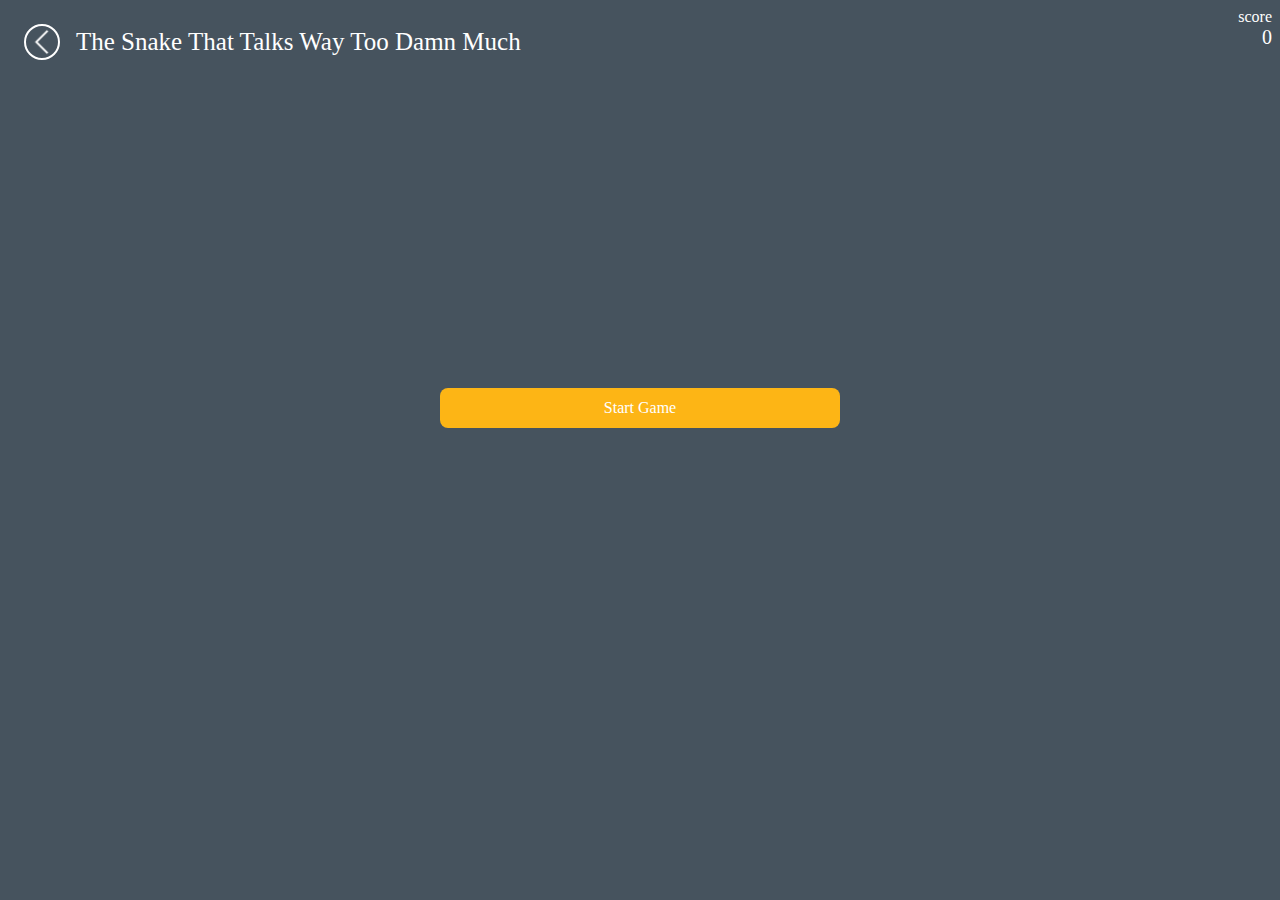
<file: snake/index.html>
<!DOCTYPE html>
<html lang="en" dir="ltr">
    <head>
        <meta charset="utf-8">
        <title>devinsze | snake</title>
        <link rel="icon" href="logo_devinsze_img.png">
        <link rel="stylesheet" href="snake.css">
        <script src="snake.js" charset="utf-8"></script>

    </head>
    <body>
        <div id = "background_text"></div>
        

        <div id="box_image">
            <a href="https://devinsze.com/portfolio" title="Back to Coding Projects">
                <div id="graphic_arrow"></div>
            </a>
        </div>
        <div class="header">The Snake That Talks Way Too Damn Much</div>
        <div id="score_container">
            score
            <div id="score">
                0
            </div>

        </div>
        <div id="head"></div>
                

        
        <div class="gameplay">
            <div class="gridback" id="gridback"></div>
            <div class="grid"></div>
            <div class="home glass" id="home">
                <a href="javascript: newGame();">
                    <div id="start">Start Game</div>
                </a>
            </div>
        </div>

    </body>
</html>
</file>
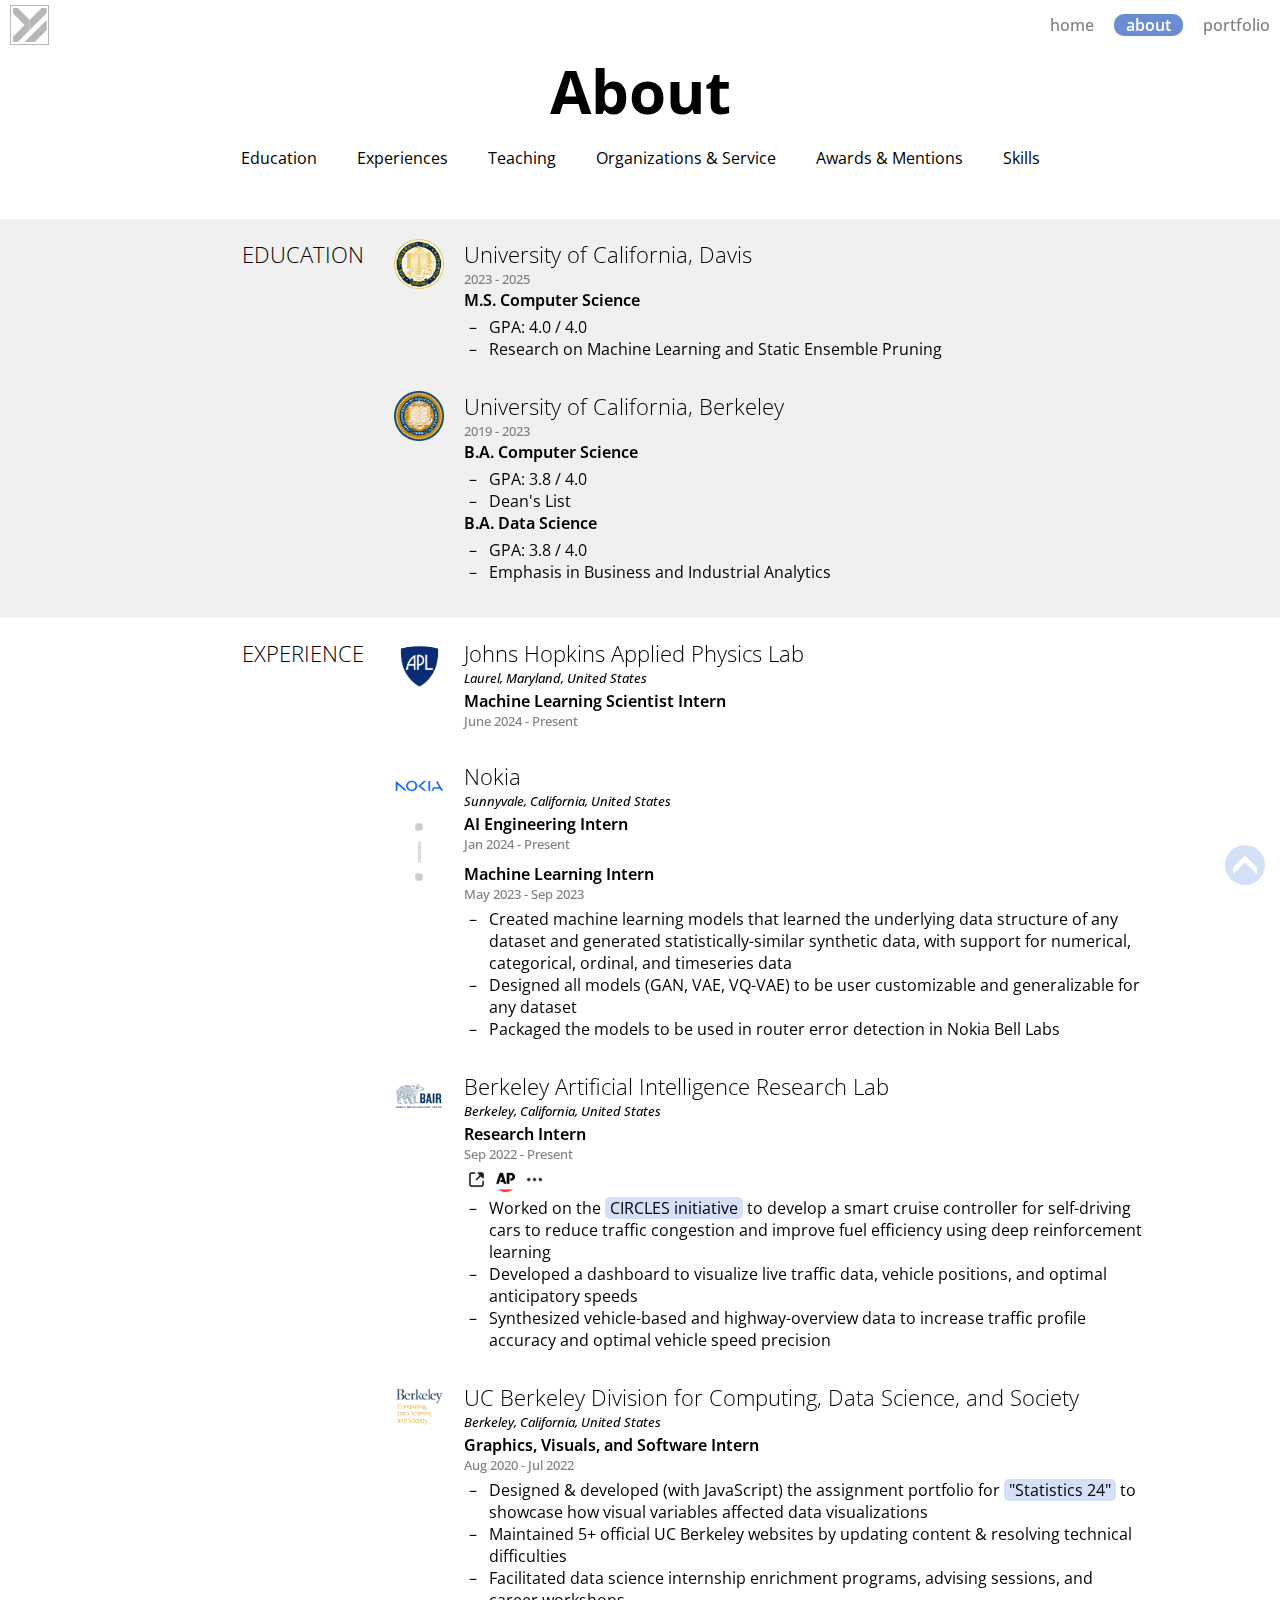
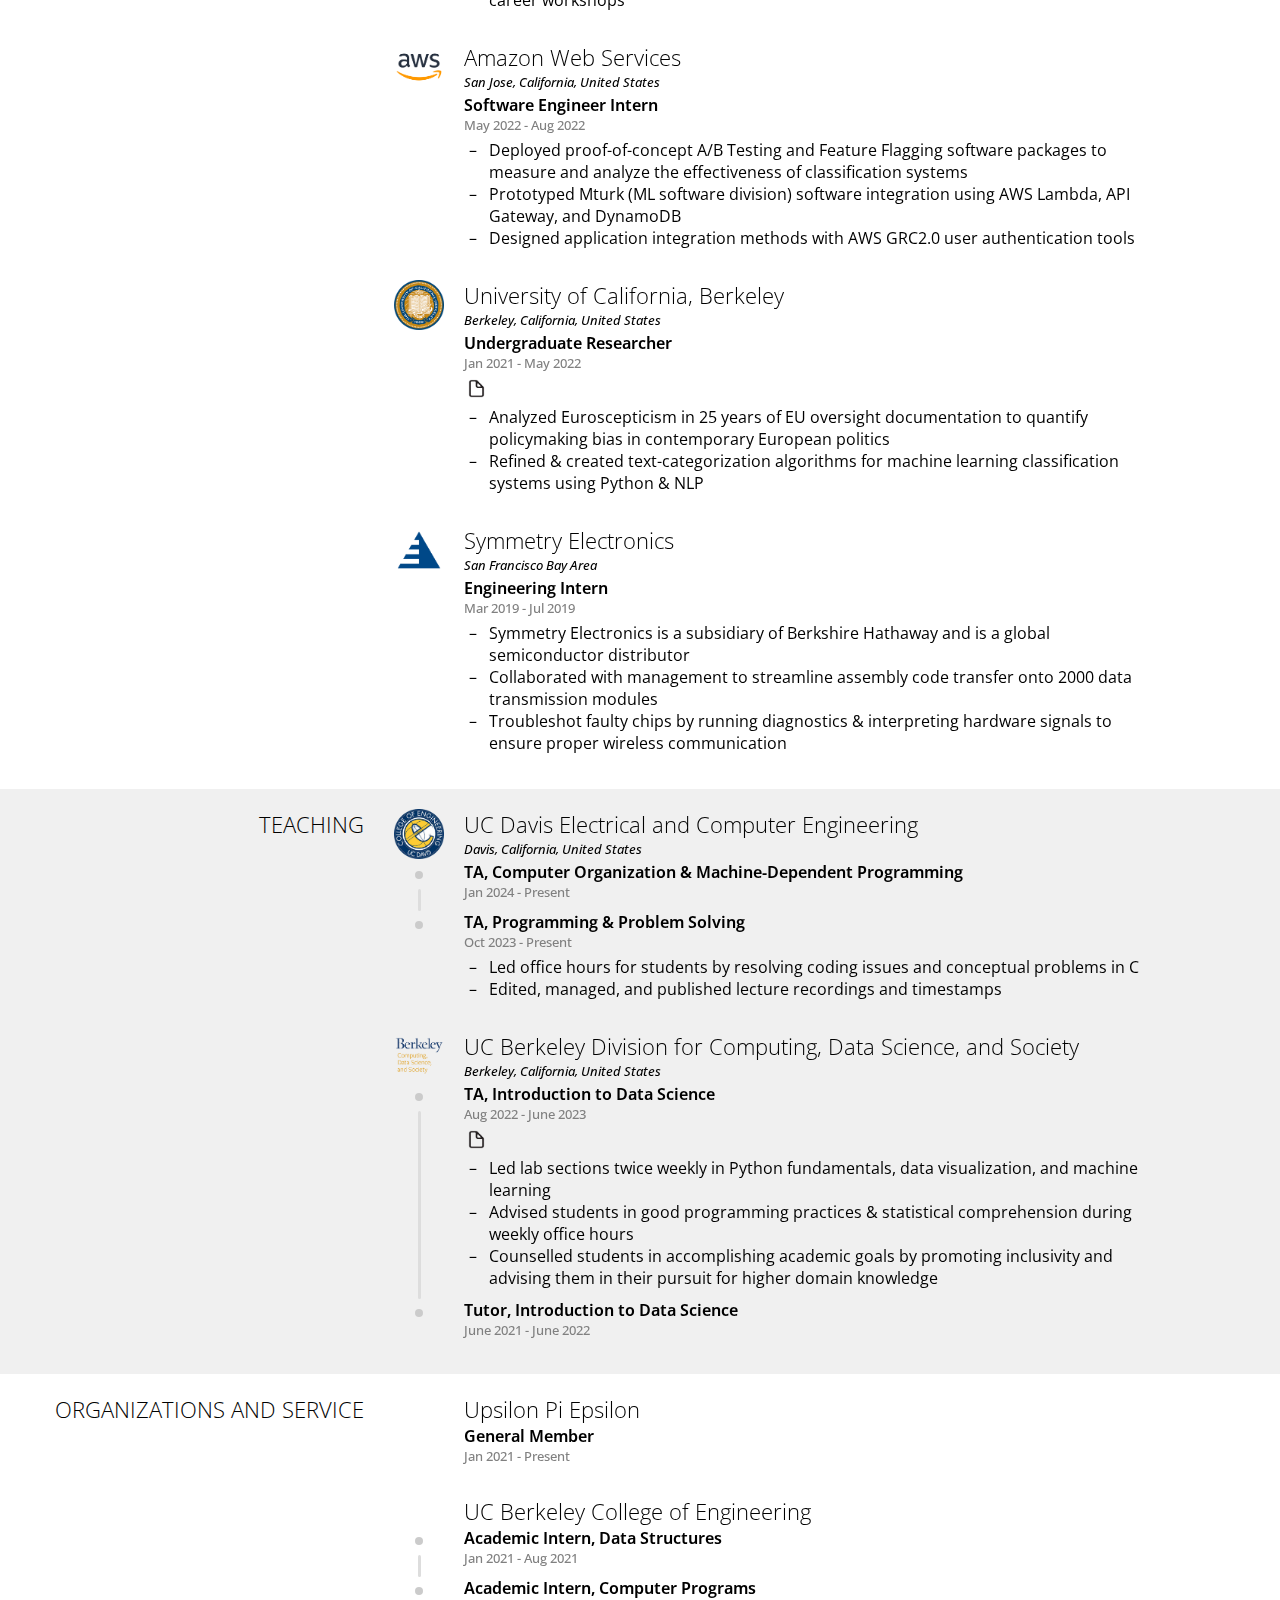
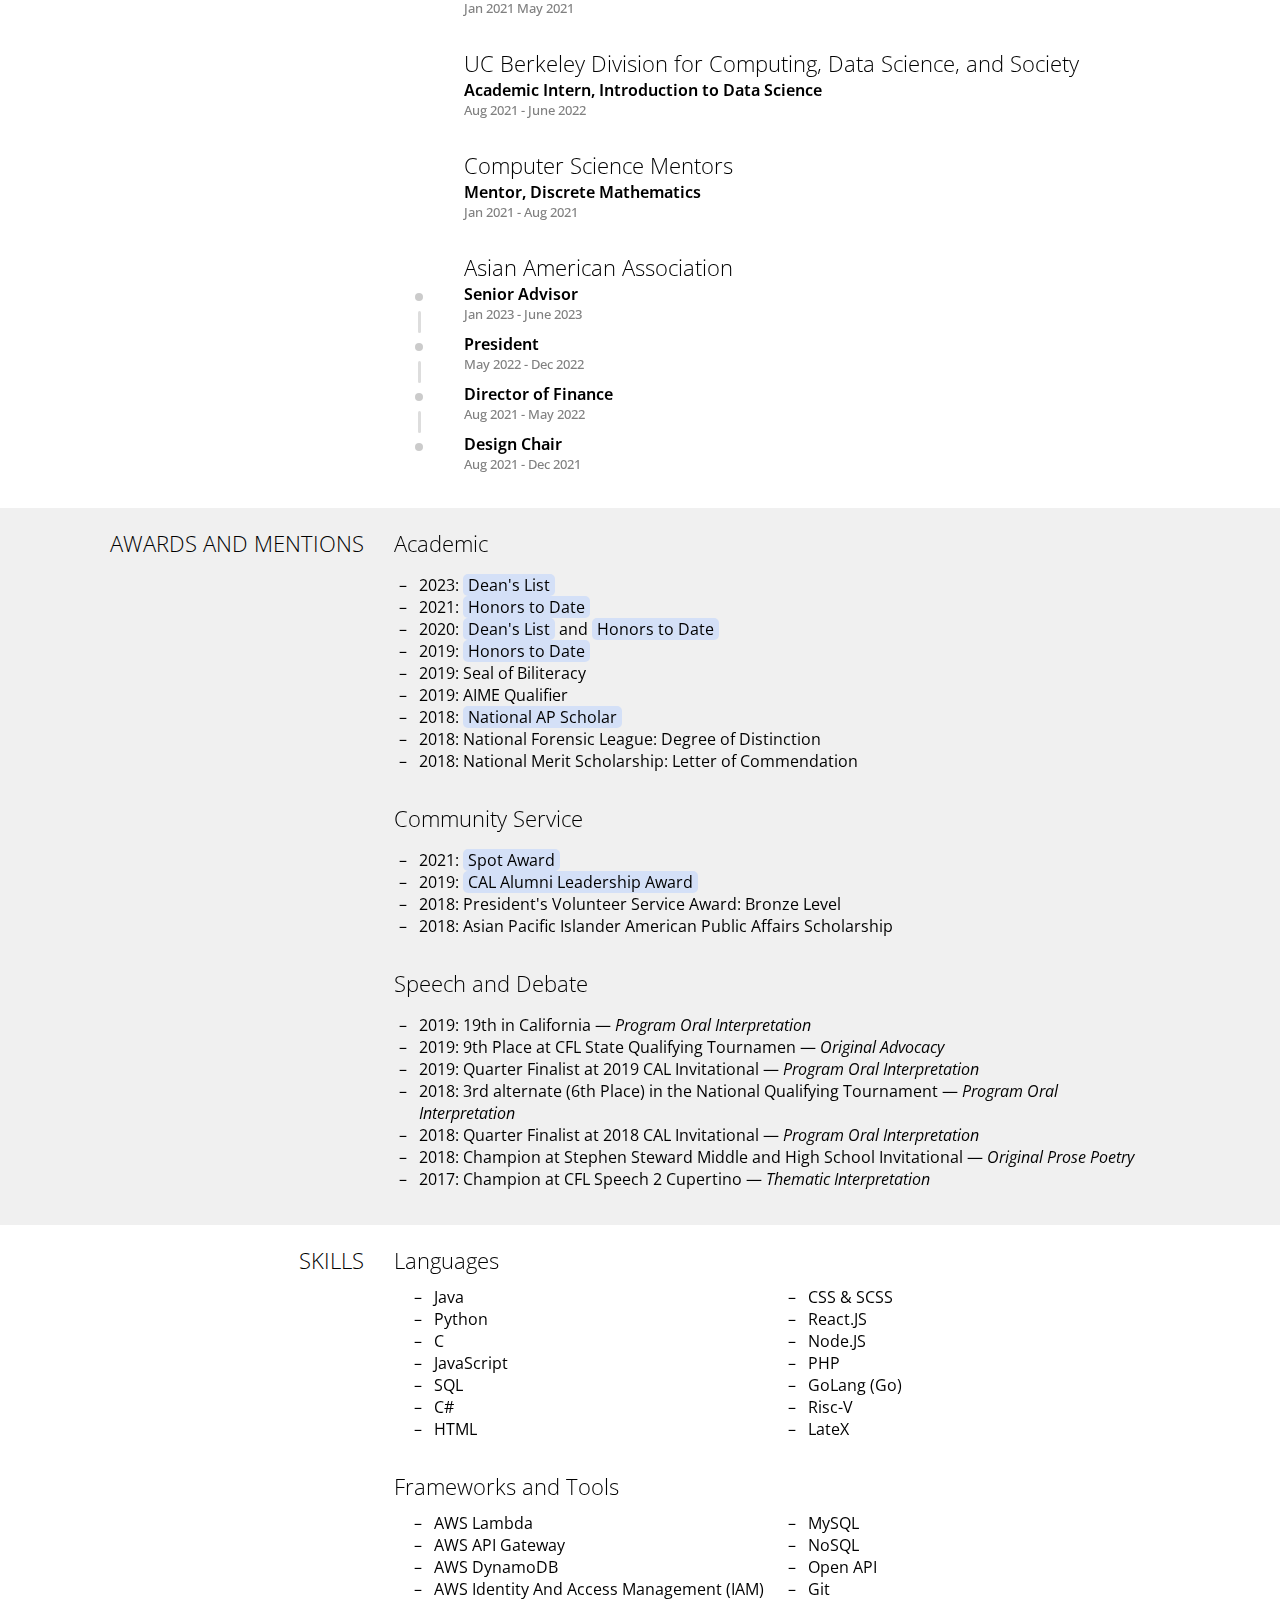
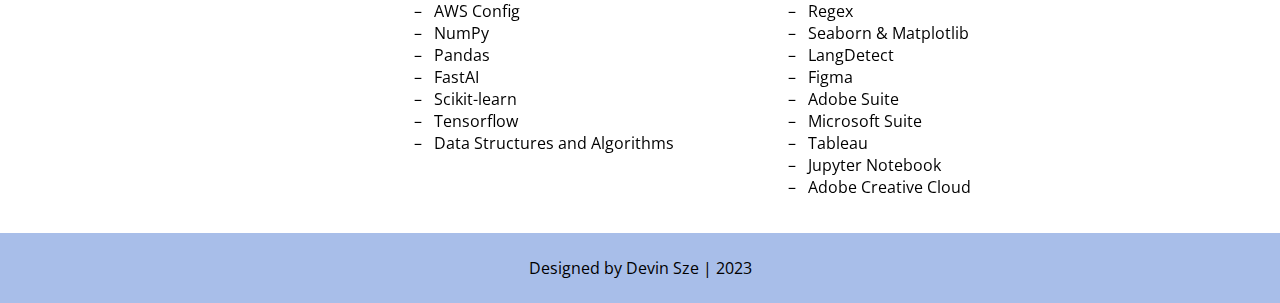
<file: about.html>
<!DOCTYPE html>
<html lang="en">
<head>
    <meta charset="UTF-8">
    <meta name="viewport" content="width=device-width, initial-scale=1.0">
    <title>devinsze | about</title>
    <link rel="stylesheet" href="style.css">
    <!-- <link rel="stylesheet" href="metaball.css"> -->
    <link rel="preconnect" href="https://fonts.googleapis.com"><link rel="preconnect" href="https://fonts.gstatic.com" crossorigin><link href="https://fonts.googleapis.com/css2?family=Open+Sans:ital,wght@0,300;0,400;0,500;0,600;0,700;0,800;1,300;1,400;1,500;1,600;1,700;1,800&display=swap" rel="stylesheet">
</head>
<body>
    
    <!-- <div class="something">
        <div class="stuff"></div>
        <div class="thing"></div>
    </div> -->
    

    <header class="header" id="top">
        <a href="http://devinsze.com"><div class="logo_devin">
            <div class="container" id="outer_container" onmouseenter="logo_hover()" onmouseleave="logo_hover()">
                <div id="inner_container">
                    <div id="d1"></div>
                    <div id="d3"></div>
                    <div id="s1"></div>
                    <div id="s2"></div>
                    <div id="s3"></div>
                </div>
            </div>
        </div></a>
        <div class="hamburger" onclick="manageHam()" onmouseover="hoverHam('onmouseover')" onmouseout="hoverHam('onmouseout')">
            <div class="ham" id="ham1"></div>
            <div class="ham" id="ham2"></div>
            <div class="ham" id="ham3"></div>
        </div>
        <div id="nav_container">
            <a href="http://devinsze.com"><div class="nav">home</div></a>
            <div class="nav curr">about</div>
            <a href="http://devinsze.com/portfolio/"><div class="nav">portfolio</div></a>
        </div>
    </header>
    <div id="nav_container_small">
        <a href="http://devinsze.com"><div class="nav_small">home</div></a>
        <div class="nav_small curr">about</div>
        <a href="http://devinsze.com/portfolio/"><div class="nav_small">portfolio</div></a>
    </div>

    <div id="buffer"></div>

    

    <div id="title_page">
        <div>
            <h1>About</h1>
            <div id="section_container">
                <a href="#education"><div class="section_select">Education</div></a>
                <a href="#experience"><div class="section_select">Experiences</div></a>
                <a href="#teaching"><div class="section_select">Teaching</div></a>
                <a href="#organizations"><div class="section_select">Organizations & Service</div></a>
                <a href="#awards"><div class="section_select">Awards & Mentions</div></a>
                <a href="#skills"><div class="section_select">Skills</div></a>
            </div>
        </div>
    </div>



    <div class="body_info">
        <div class="body_label" id="education"><h2>Education</h2></div>
        <div class="container">
            <div class="organization with_logo glass">
                <div><img class="logo" src="logo_davis.png" alt="davis"></div>
                <div>
                    <h3>University of California, Davis</h3>
                    <h6>2023 - 2025</h6>
                    <!-- <h5>Berkeley, California, United States</h5> -->
                </div>
                <div>
                </div>
                <div class="content">
                    <h4>M.S. Computer Science</h4> 
                    <ul>
                        <li>GPA: 4.0 / 4.0</li>
                        <li>Research on Machine Learning and Static Ensemble Pruning</li>
                    </ul>
                </div>
            </div>

            <div class="organization with_logo glass">
                <div><img class="logo" src="logo_cal.png" alt="berkeley"></div>
                <div>
                    <h3>University of California, Berkeley</h3>
                    <h6>2019 - 2023</h6>
                    <!-- <h5>Berkeley, California, United States</h5> -->
                </div>
                <div>
                </div>
                <div class="content">
                    <h4>B.A. Computer Science</h4> 
                    <ul>
                        <li>GPA: 3.8 / 4.0</li>
                        <li>Dean's List</li>
                    </ul>
                    <h4>B.A. Data Science</h4> 
                    <ul>
                        <li>GPA: 3.8 / 4.0</li>
                        <li>Emphasis in Business and Industrial Analytics</li>
                    </ul>
                </div>
            </div>
        </div>


        <div class="body_label" id="experience"><h2>Experience</h2></div>
        
        
        
        <div class="container">
            <div class="organization with_logo glass">
                <div><img class="logo" src="logo_apl.png" alt="JHU APL"></div>
                <div>
                    <h3>Johns Hopkins Applied Physics Lab</h3>
                    <h5>Laurel, Maryland, United States</h5>
                </div>
                <div>
                    <!-- <div class="dot"></div>
                    <div class="line"></div> -->
                </div>
                <div class="content">
                    <h4>Machine Learning Scientist Intern</h4> 
                    <h6>June 2024 - Present</h6>
                    <!-- <ul>
                        <li>Created machine learning models that learned the underlying data structure of any dataset and generated statistically-similar synthetic data, with support for numerical, categorical, ordinal, and timeseries data</li>
                        <li>Designed all models (GAN, VAE, VQ-VAE) to be user customizable and generalizable for any dataset</li>
                        <li>Packaged the models to be used in router error detection in Nokia Bell Labs</li>
                    </ul> -->
                </div>
            </div>
            <div class="organization with_logo glass">
                <div><img class="logo logo_do_white" src="logo_nokia.png" alt="Nokia"></div>
                <div>
                    <h3>Nokia</h3>
                    <h5>Sunnyvale, California, United States</h5>
                </div>
                <div>
                    <div class="dot"></div>
                    <div class="line"></div>
                </div>
                <div class="content">
                    <h4>AI Engineering Intern</h4> 
                    <h6>Jan 2024 - Present</h6>
                    <!-- <ul>
                        <li>Created machine learning models that learned the underlying data structure of any dataset and generated statistically-similar synthetic data, with support for numerical, categorical, ordinal, and timeseries data</li>
                        <li>Designed all models (GAN, VAE, VQ-VAE) to be user customizable and generalizable for any dataset</li>
                        <li>Packaged the models to be used in router error detection in Nokia Bell Labs</li>
                    </ul> -->
                </div>
                <div>
                    <div class="dot"></div>
                </div>
                <div class="content">
                    <h4>Machine Learning Intern</h4> 
                    <h6>May 2023 - Sep 2023</h6>
                    <!-- <div class="link_container">
                        <a href="https://circles-consortium.github.io/about.html" title="CIRCLES Homepage"><div class="link external"></div></a>
                        <a href="https://apnews.com/article/technology-nashville-pollution-traffic-4962e01d3226685012f1919077be29d1" title="AP Article"><div class="link ap" title="Associated Press article"></div></a>
                        <a href="https://news.vanderbilt.edu/2022/11/23/ai-powered-cruise-control-system-may-pave-the-way-to-fuel-efficiency-and-traffic-relief/" title="Vanderbilt Article"><div class="link more"></div></a>
                    </div> -->
                    <ul>
                        <li>Created machine learning models that learned the underlying data structure of any dataset and generated statistically-similar synthetic data, with support for numerical, categorical, ordinal, and timeseries data</li>
                        <li>Designed all models (GAN, VAE, VQ-VAE) to be user customizable and generalizable for any dataset</li>
                        <li>Packaged the models to be used in router error detection in Nokia Bell Labs</li>
                    </ul>
                </div>
            </div>
            <div class="organization with_logo glass">
                <div><img class="logo logo_do_white" src="logo_bair.png" alt="BAIR"></div>
                <div>
                    <h3>Berkeley Artificial Intelligence Research Lab</h3>
                    <h5>Berkeley, California, United States</h5>
                </div>
                <div>
                </div>
                <div class="content">
                    <h4>Research Intern</h4> 
                    <h6>Sep 2022 - Present</h6>
                    <div class="link_container">
                        <a href="https://circles-consortium.github.io/about.html" title="CIRCLES Homepage"><div class="link external"></div></a>
                        <a href="https://apnews.com/article/technology-nashville-pollution-traffic-4962e01d3226685012f1919077be29d1" title="AP Article"><div class="link ap" title="Associated Press article"></div></a>
                        <a href="https://news.vanderbilt.edu/2022/11/23/ai-powered-cruise-control-system-may-pave-the-way-to-fuel-efficiency-and-traffic-relief/" title="Vanderbilt Article"><div class="link more"></div></a>
                    </div>
                    <ul>
                        <li>Worked on the <a class="text_link" href="https://circles-consortium.github.io/about.html">CIRCLES initiative</a> to develop a smart cruise controller for self-driving cars to reduce traffic congestion and improve fuel efficiency using deep reinforcement learning</li>
                        <li>Developed a dashboard to visualize live traffic data, vehicle positions, and optimal anticipatory speeds</li>
                        <li>Synthesized vehicle-based and highway-overview data to increase traffic profile accuracy and optimal vehicle speed precision</li>
                    </ul>
                </div>
            </div>
            <div class="organization with_logo glass">
                <div><img class="logo logo_do_white" src="logo_cdss.png" alt="CDSS"></div>
                <div>
                    <h3>UC Berkeley Division for Computing, Data Science, and Society</h3>
                    <h5>Berkeley, California, United States</h5>
                </div>
                <div>
                    <!-- <div class="dot"></div> -->
                    <!-- <div class="line"></div> -->
                </div>
                <div class="content">
                    <h4>Graphics, Visuals, and Software Intern</h4>
                    <h6>Aug 2020 - Jul 2022</h6>
                    <!-- <div class="link_container">
                        <div class="link external"></div>
                    </div> -->
                    <ul>
                        <li>Designed & developed (with JavaScript) the assignment portfolio for <a class="text_link" href="https://deardata-sp21.github.io/">"Statistics 24"</a> to showcase how visual variables affected data visualizations</li>
                        <li>Maintained 5+ official UC Berkeley websites by updating content & resolving technical difficulties</li>
                        <li>Facilitated data science internship enrichment programs, advising sessions, and career workshops</li>
                    </ul>
                </div>
            </div>
            <div class="organization with_logo glass">
                <div><img class="logo logo_do_white" src="logo_aws.png" alt="AWS"></div>
                <div>
                    <h3>Amazon Web Services</h3>
                    <h5>San Jose, California, United States</h5>
                </div>
                <div>
                </div>
                <div class="content">
                    <h4>Software Engineer Intern</h4>
                    <h6>May 2022 - Aug 2022</h6>
                    <ul>
                        <li>Deployed proof-of-concept A/B Testing and Feature Flagging software packages to measure and analyze the effectiveness of classification systems</li>
                        <li>Prototyped Mturk (ML software division) software integration using AWS Lambda, API Gateway, and DynamoDB</li>
                        <li>Designed application integration methods with AWS GRC2.0 user authentication tools</li>
                    </ul>
                </div>
            </div>
            <div class="organization with_logo glass">
                <div><img class="logo" src="logo_cal.png" alt="Berkeley"></div>
                <div>
                    <h3>University of California, Berkeley</h3>
                    <h5>Berkeley, California, United States</h5>
                </div>
                <div>
                </div>
                <div class="content">
                    <h4>Undergraduate Researcher</h4>
                    <h6>Jan 2021 - May 2022</h6>
                    <div class="link_container">
                        <a href="https://escholarship.org/uc/item/30c4d81p#main" title="Research Paper"><div class="link pdf"></div></a>
                    </div>
                    <ul>
                        <li>Analyzed Euroscepticism in 25 years of EU oversight documentation to quantify policymaking bias in contemporary European politics</li>
                        <li>Refined & created text-categorization algorithms for machine learning classification systems using Python & NLP</li>
                    </ul>
                    
                </div>
            </div>
            <div class="organization with_logo glass">
                <div><img class="logo" src="logo_sym.png" alt="Symmetry"></div>
                <div>
                    <h3>Symmetry Electronics</h3>
                    <h5>San Francisco Bay Area</h5>
                </div>
                <div>
                </div>
                <div class="content">
                    <h4>Engineering Intern</h4>
                    <h6>Mar 2019 - Jul 2019</h6>
                    <ul>
                        <li>Symmetry Electronics is a subsidiary of Berkshire Hathaway and is a global semiconductor distributor</li>
                        <li>Collaborated with management to streamline assembly code transfer onto 2000 data transmission modules</li>
                        <li>Troubleshot faulty chips by running diagnostics & interpreting hardware signals to ensure proper wireless communication</li>
                    </ul>
                </div>
            </div>
        </div>

        <div class="body_label" id="teaching"><h2>Teaching</h2></div>
        <div class="container">
            <div class="organization with_logo glass">
                <div><img class="logo" src="logo_davis_coe.png" alt="Davis COE"></div>
                <div>
                    <h3>UC Davis Electrical and Computer Engineering</h3>
                    <h5>Davis, California, United States</h5>
                </div>
                <div>
                    <div class="dot"></div>
                    <div class="line"></div>
                </div>
                <div class="content">
                    <h4>TA, Computer Organization & Machine-Dependent Programming</h4>
                    <h6>Jan 2024 - Present</h6>
                    <!-- <ul>
                        <li>Led office hours for students by resolving coding issues and conceptual problems in C</li>
                        <li>Edited, managed, and published lecture recordings and timestamps</li>
                    </ul> -->
                </div>
                <div>
                    <div class="dot"></div>
                </div>
                <div class="content">
                    <h4>TA, Programming & Problem Solving</h4>
                    <h6>Oct 2023 - Present</h6>
                    <ul>
                        <li>Led office hours for students by resolving coding issues and conceptual problems in C</li>
                        <li>Edited, managed, and published lecture recordings and timestamps</li>
                    </ul>
                </div>
            </div>
            <div class="organization with_logo glass">
                <div><img class="logo logo_do_white" src="logo_cdss.png" alt="CDSS"></div>
                <div>
                    <h3>UC Berkeley Division for Computing, Data Science, and Society</h3>
                    <h5>Berkeley, California, United States</h5>
                </div>
                <div>
                    <div class="dot"></div>
                    <div class="line"></div>
                </div>
                <div class="content">
                    <h4>TA, Introduction to Data Science</h4>
                    <h6>Aug 2022 - June 2023</h6>
                    <div class="link_container">
                        <a href="https://drive.google.com/drive/folders/1XxVsodkXQklFeaYGJQ-AAQT-YJmVEISf?usp=sharing" title="Material Slides"><div class="link pdf"></div></a>
                    </div>
                    <ul>
                        <li>Led lab sections twice weekly in Python fundamentals, data visualization, and machine learning</li>
                        <li>Advised students in good programming practices & statistical comprehension during weekly office hours</li>
                        <li>Counselled students in accomplishing academic goals by promoting inclusivity and advising them in their pursuit for higher domain knowledge</li>
                    </ul>
                </div>
                <div>
                    <div class="dot"></div>
                </div>
                <div class="content">
                    <h4>Tutor, Introduction to Data Science</h4>
                    <h6>June 2021 - June 2022</h6>
                </div>
            </div>
        </div>

        

        
        <div class="body_label" id="organizations"><h2>Organizations and Service</h2></div>
        <div class="container">
            
            <div class="organization with_logo glass">
                <div></div>
                <div>
                    <h3>Upsilon Pi Epsilon</h3>
                </div>
                <div>
                </div>
                <div class="content">
                    <h4>General Member</h4> 
                    <h6>Jan 2021 - Present</h6>
                </div>
            </div>
            
            <div class="organization with_logo glass">
                <div></div>
                <div>
                    <h3>UC Berkeley College of Engineering</h3>
                </div>
                <div>
                    <div class="dot"></div>
                    <div class="line"></div>
                </div>
                <div class="content">
                    <h4>Academic Intern, Data Structures</h4>
                    <h6>Jan 2021 - Aug 2021</h6>
                </div>
                <div>
                    <div class="dot"></div>
                </div>
                <div class="content">
                    <h4>Academic Intern, Computer Programs</h4>
                    <h6>Jan 2021  May 2021</h6>
                </div>
            </div>
            
            <div class="organization with_logo glass">
                <div></div>
                <div>
                    <h3>UC Berkeley Division for Computing, Data Science, and Society</h3>
                </div>
                <div></div>
                <div class="content">
                    <h4>Academic Intern, Introduction to Data Science</h4>
                    <h6>Aug 2021 - June 2022</h6>
                </div>
            </div>


            <div class="organization with_logo glass">
                <div></div>
                <div>
                    <h3>Computer Science Mentors</h3>
                </div>
                <div></div>
                <div class="content">
                    <h4>Mentor, Discrete Mathematics</h4>
                    <h6>Jan 2021 - Aug 2021</h6>
                </div>
            </div>

            

            <div class="organization with_logo glass">
                <div></div>
                <div>
                    <h3>Asian American Association</h3>
                </div>
                <div>
                    <div class="dot"></div>
                    <div class="line"></div>
                </div>
                <div class="content">
                    <h4>Senior Advisor</h4>
                    <h6>Jan 2023 - June 2023</h6>
                </div>
                <div>
                    <div class="dot"></div>
                    <div class="line"></div>
                </div>
                <div class="content">
                    <h4>President</h4>
                    <h6>May 2022 - Dec 2022</h6>
                </div>
                <div>
                    <div class="dot"></div>
                    <div class="line"></div>
                </div>
                <div class="content">
                    <h4>Director of Finance</h4>
                    <h6>Aug 2021 - May 2022</h6>
                </div>
                <div>
                    <div class="dot"></div>
                </div>
                <div class="content">
                    <h4>Design Chair</h4>
                    <h6>Aug 2021 - Dec 2021</h6>
                </div>
                
            </div>
        </div>

        <div class="body_label" id="awards"><h2>Awards and Mentions</h2></div>
        <div class="container">
            <div class="organization glass">
                <div><h3>Academic</h3></div>
                <div class="content">
                    <ul>
                        <li>2023: <a class="text_link" href="https://lsadvising.berkeley.edu/policies/deans-listhonors">Dean's List</a>
                        <li>2021: <a class="text_link" href="https://lsadvising.berkeley.edu/policies/deans-listhonors">Honors to Date</a></li>
                        <li>2020: <a class="text_link" href="https://lsadvising.berkeley.edu/policies/deans-listhonors">Dean's List</a> and <a class="text_link" href="https://lsadvising.berkeley.edu/policies/deans-listhonors">Honors to Date</a></li>
                        <li>2019: <a class="text_link" href="https://lsadvising.berkeley.edu/policies/deans-listhonors">Honors to Date</a></li>
                        <li>2019: Seal of Biliteracy</li>
                        <li>2019: AIME Qualifier</li>
                        <li>2018: <a class="text_link" href="https://apcentral.collegeboard.org/exam-administration-ordering-scores/scores/awards/scholar-awards">National AP Scholar</a></li>
                        <li>2018: National Forensic League: Degree of Distinction</li>
                        <li>2018: National Merit Scholarship: Letter of Commendation</li>
                    </ul>
                </div>
            </div>
            
            <div class="organization glass">
                <div><h3>Community Service</h3></div>
                <div class="content">
                    <ul>
                        <li>2021: <a class="text_link" href="https://hr.berkeley.edu/compensation-benefits/compensation/recognition/spot-awards">Spot Award</a></li>
                        <li>2019: <a class="text_link" href="https://alumni.berkeley.edu/get-involved/scholarships/">CAL Alumni Leadership Award</a></li>
                        <li>2018: President's Volunteer Service Award: Bronze Level</li>
                        <li>2018: Asian Pacific Islander American Public Affairs Scholarship</li>
                    </ul>
                </div>
            </div>

            <div class="organization glass">
                <div><h3>Speech and Debate</h3></div>
                <div class="content">
                    <ul>
                        <li>2019: 19th in California — <i>Program Oral Interpretation</i></li>
                        <li>2019: 9th Place at CFL State Qualifying Tournamen —  <i>Original Advocacy</i></li>
                        <li>2019: Quarter Finalist at 2019 CAL Invitational — <i>Program Oral Interpretation</i></li>
                        <li>2018: 3rd alternate (6th Place) in the National Qualifying Tournament — <i>Program Oral Interpretation</i></li>
                        <li>2018: Quarter Finalist at 2018 CAL Invitational — <i>Program Oral Interpretation</i></li>
                        <li>2018: Champion at Stephen Steward Middle and High School Invitational — <i>Original Prose Poetry</i></li>
                        <li>2017: Champion at CFL Speech 2 Cupertino — <i>Thematic Interpretation</i></li>
                    </ul>
                </div>
            </div>
        </div>

        <div class="body_label" id="skills"><h2>Skills</h2></div>
        <div class="container">
            <div class="organization glass">
                <div><h3>Languages</h3></div>
                <div class="content_cols">
                    <div>
                        <ul>
                            <li>Java</li>
                            <li>Python</li>
                            <li>C</li>
                            <li>JavaScript</li>
                            <li>SQL</li>
                            <li>C#</li>
                            <li>HTML</li>
                        </ul>
                    </div>
                    <div>
                        <ul>
                            <li>CSS & SCSS</li>
                            <li>React.JS</li>
                            <li>Node.JS</li>
                            <li>PHP</li>
                            <li>GoLang (Go)</li>
                            <li>Risc-V</li>
                            <li>LateX</li>
                        </ul>
                    </div>
                </div>
                
            </div>

            <div class="organization glass">
                <div><h3>Frameworks and Tools</h3></div>
                <div class="content_cols">
                    <div>
                        <ul>
                            <li>AWS Lambda</li>
                            <li>AWS API Gateway</li>
                            <li>AWS DynamoDB</li>
                            <li>AWS Identity And Access Management (IAM)</li>
                            <li>AWS Config</li>
                            <li>NumPy</li>
                            <li>Pandas</li>
                            <li>FastAI</li>
                            <li>Scikit-learn</li>
                            <li>Tensorflow</li>
                            <li>Data Structures and Algorithms</li>
                        </ul>
                    </div>
                    <div>
                        <ul>
                            <li>MySQL</li>
                            <li>NoSQL</li>
                            <li>Open API</li>
                            <li>Git</li>
                            <li>Regex</li>
                            <li>Seaborn & Matplotlib</li>
                            <li>LangDetect</li>
                            <li>Figma</li>
                            <li>Adobe Suite</li>
                            <li>Microsoft Suite</li>
                            <li>Tableau</li>
                            <li>Jupyter Notebook</li>
                            <li>Adobe Creative Cloud</li>
                            
                        </ul>
                    </div>
                </div>
                
            </div>
        </div>




    </div>

    <div id="to_top_container" onclick="scrollToTop();" onmouseenter="manage_to_top('onmouseenter')" onmouseleave="manage_to_top('onmouseleave')">
        <div id="to_top"></div>
    </div></a>



    <div id="footer">
        Designed by Devin Sze | 2023
    </div>

    



    

    
<!-- 
    


    <div class="container">
        <div class="organization glass">
            <div><img class="logo" src="logo_bair.png" alt="BAIR"></div>
            <div>
                <h3>Berkeley Artificial Intelligence Research Lab</h3>
                <h5>Berkeley, California, United States</h5>
            </div>
            <div>
            </div>
            <div class="content">
                <h4>Research Intern</h4> 
                <h6>Sep 2022 - Present</h6>
                <div class="link_container">
                    <div class="link external"></div>
                    <a href="https://apnews.com/article/technology-nashville-pollution-traffic-4962e01d3226685012f1919077be29d1"><div class="link ap" title="Associated Press article"></div></a>
                    <div class="link more"></div>
                    <div class="link more" title="something"></div>
                </div>
                <ul>
                    <li>Worked on the CIRCLES initiative to develop a smart cruise controller for self-driving cars to reduce traffic congestion and improve fuel efficiency using deep reinforcement learning</li>
                    <li>Developed a dashboard to visualize live traffic data, vehicle positions, and optimal anticipatory speeds</li>
                    <li>Synthesized vehicle-based and highway-overview data to increase traffic profile accuracy and optimal vehicle speed precision</li>
                </ul>
            </div>
        </div>
        <div class="organization glass">
            <div><img class="logo" src="logo_cdss.png" alt="CDSS"></div>
            <div>
                <h3>UC Berkeley Division for Computing, Data Science, and Society</h3>
                <h5>Berkeley, California, United States</h5>
            </div>
            <div>
                <div class="dot"></div>
                <div class="line"></div>
            </div>
            <div class="content">
                <h4>Course Staff</h4>
                <h6>Jun 2021 - Present</h6>
                <ul>
                    <li>Led lab sections twice weekly in Python fundamentals, data visualization, and machine learning</li>
                    <li>Advised students in good programming practices & statistical comprehension during weekly office hours</li>
                    <li>Counselled students in accomplishing academic goals by promoting inclusivity and advising them in their pursuit for higher domain knowledge</li>
                </ul>
            </div>
            <div>
                <div class="dot"></div>
            </div>
            <div class="content">
                <h4>Graphics, Visuals, and Software Intern</h4>
                <h6>Aug 2020 - Jul 2022</h6>
                <ul>
                    <li>Designed & developed (with JavaScript) the assignment portfolio for “Statistics 24” to showcase how visual variables affected data visualizations</li>
                    <li>Maintained 5+ official UC Berkeley websites by updating content & resolving technical difficulties</li>
                    <li>Facilitated data science internship enrichment programs, advising sessions, and career workshops</li>
                </ul>
            </div>
        </div>
        <div class="organization glass">
            <div><img class="logo" src="logo_aws.png" alt="AWS"></div>
            <div>
                <h3>Amazon Web Services</h3>
                <h5>San Jose, California, United States</h5>
            </div>
            <div>
            </div>
            <div class="content">
                <h4>Software Engineer Intern</h4>
                <h6>May 2022 - Aug 2022</h6>
                <ul>
                    <li>Deployed proof-of-concept A/B Testing and Feature Flagging software packages to measure and analyze the effectiveness of classification systems</li>
                    <li>Prototyped Mturk (ML software division) software integration using AWS Lambda, API Gateway, and DynamoDB</li>
                    <li>Designed application integration methods with AWS GRC2.0 user authentication tools</li>
                </ul>
            </div>
        </div>
        <div class="organization glass">
            <div><img class="logo" src="logo_cal.png" alt="red"></div>
            <div>
                <h3>University of California, Berkeley</h3>
                <h5>Berkeley, California, United States</h5>
            </div>
            <div>
            </div>
            <div class="content">
                <h4>Undergraduate Researcher</h4>
                <h6>Jan 2021 - May 2022</h6>
                <ul>
                    <li>Analyzed Euroscepticism in 25 years of EU oversight documentation to quantify policymaking bias in contemporary European politics</li>
                    <li>Refined & created text-categorization algorithms for machine learning classification systems using Python & NLP</li>
                </ul>
            </div>
        </div>
        <div class="organization glass">
            <div><img class="logo" src="logo_sym.png" alt="sym"></div>
            <div>
                <h3>Symmetry Electronics · Internship</h3>
                <h5>San Francisco Bay Area</h5>
            </div>
            <div>
            </div>
            <div class="content">
                <h4>Engineering Intern</h4>
                <h6>Mar 2019 - Jul 2019</h6>
                <ul>
                    <li>Symmetry Electronics is a subsidiary of Berkshire Hathaway and is a global semiconductor distributor</li>
                    <li>Collaborated with management to streamline assembly code transfer onto 2000 data transmission modules</li>
                    <li>Troubleshot faulty chips by running diagnostics & interpreting hardware signals to ensure proper wireless communication</li>
                </ul>
            </div>
        </div>
    </div>
     -->


<!-- 
    <div class="experiences">
        <div class="experience">
            <div>
                <img class="logo" src="red.png" alt="red">
            </div>
            <div>
                <li>Berkeley Artificial Intelligence Research</li>
                <ul>
                    <li>Research Intern</li>
                    <ul>
                        <li>Worked on the CIRCLES initiative to develop a smart cruise controller for self-driving cars to reduce traffic congestion and improve fuel efficiency using deep reinforcement learning</li>
                        <li>Developed a dashboard to visualize live traffic data, vehicle positions, and optimal anticipatory speeds</li>
                        <li>Synthesized vehicle-based and highway-overview data to increase traffic profile accuracy and optimal vehicle speed precision</li>
                    </ul>
                </ul>
            </div>
        </div>
    </div> -->



    


<!-- 
    <div class="experience">
        <ul>
            <li><img class="logo" src="red.png" alt="red"></li>
            <li>Berkeley Artificial Intelligence Research</li>
            <ul>
                <li>Research Intern</li>
                <ul>
                    <li>Worked on the CIRCLES initiative to develop a smart cruise controller for self-driving cars to reduce traffic congestion and improve fuel efficiency using deep reinforcement learning</li>
                    <li>Developed a dashboard to visualize live traffic data, vehicle positions, and optimal anticipatory speeds</li>
                    <li>Synthesized vehicle-based and highway-overview data to increase traffic profile accuracy and optimal vehicle speed precision</li>
                </ul>
            </ul>
            <li>UC Berkeley Division for Computing, Data Science, and Society</li>
            <ul>
                <li>Course Staff</li>
                <ul>
                    <li>Led lab sections twice weekly in Python fundamentals, data visualization, and machine learning</li>
                    <li>Advised students in good programming practices & statistical comprehension during weekly office hours</li>
                    <li>Counselled students in accomplishing academic goals by promoting inclusivity and advising them in their pursuit for higher domain knowledge</li>
                </ul>
                <li>Graphics, Visuals, and Software Intern</li>
                <ul>
                    <li>Designed & developed (with JavaScript) the assignment portfolio for “Statistics 24” to showcase how visual variables affected data visualizations</li>
                    <li>Maintained 5+ official UC Berkeley websites by updating content & resolving technical difficulties</li>
                    <li>Facilitated data science internship enrichment programs, advising sessions, and career workshops</li>
                    <li></li>
                    <li></li>
                </ul>
            </ul>
        </ul>
    </div>
     -->
    <script src="home.js"></script>
    <!-- <script src="metaball.js"></script>	 -->
    

    
    

</body>
</html>
</file>
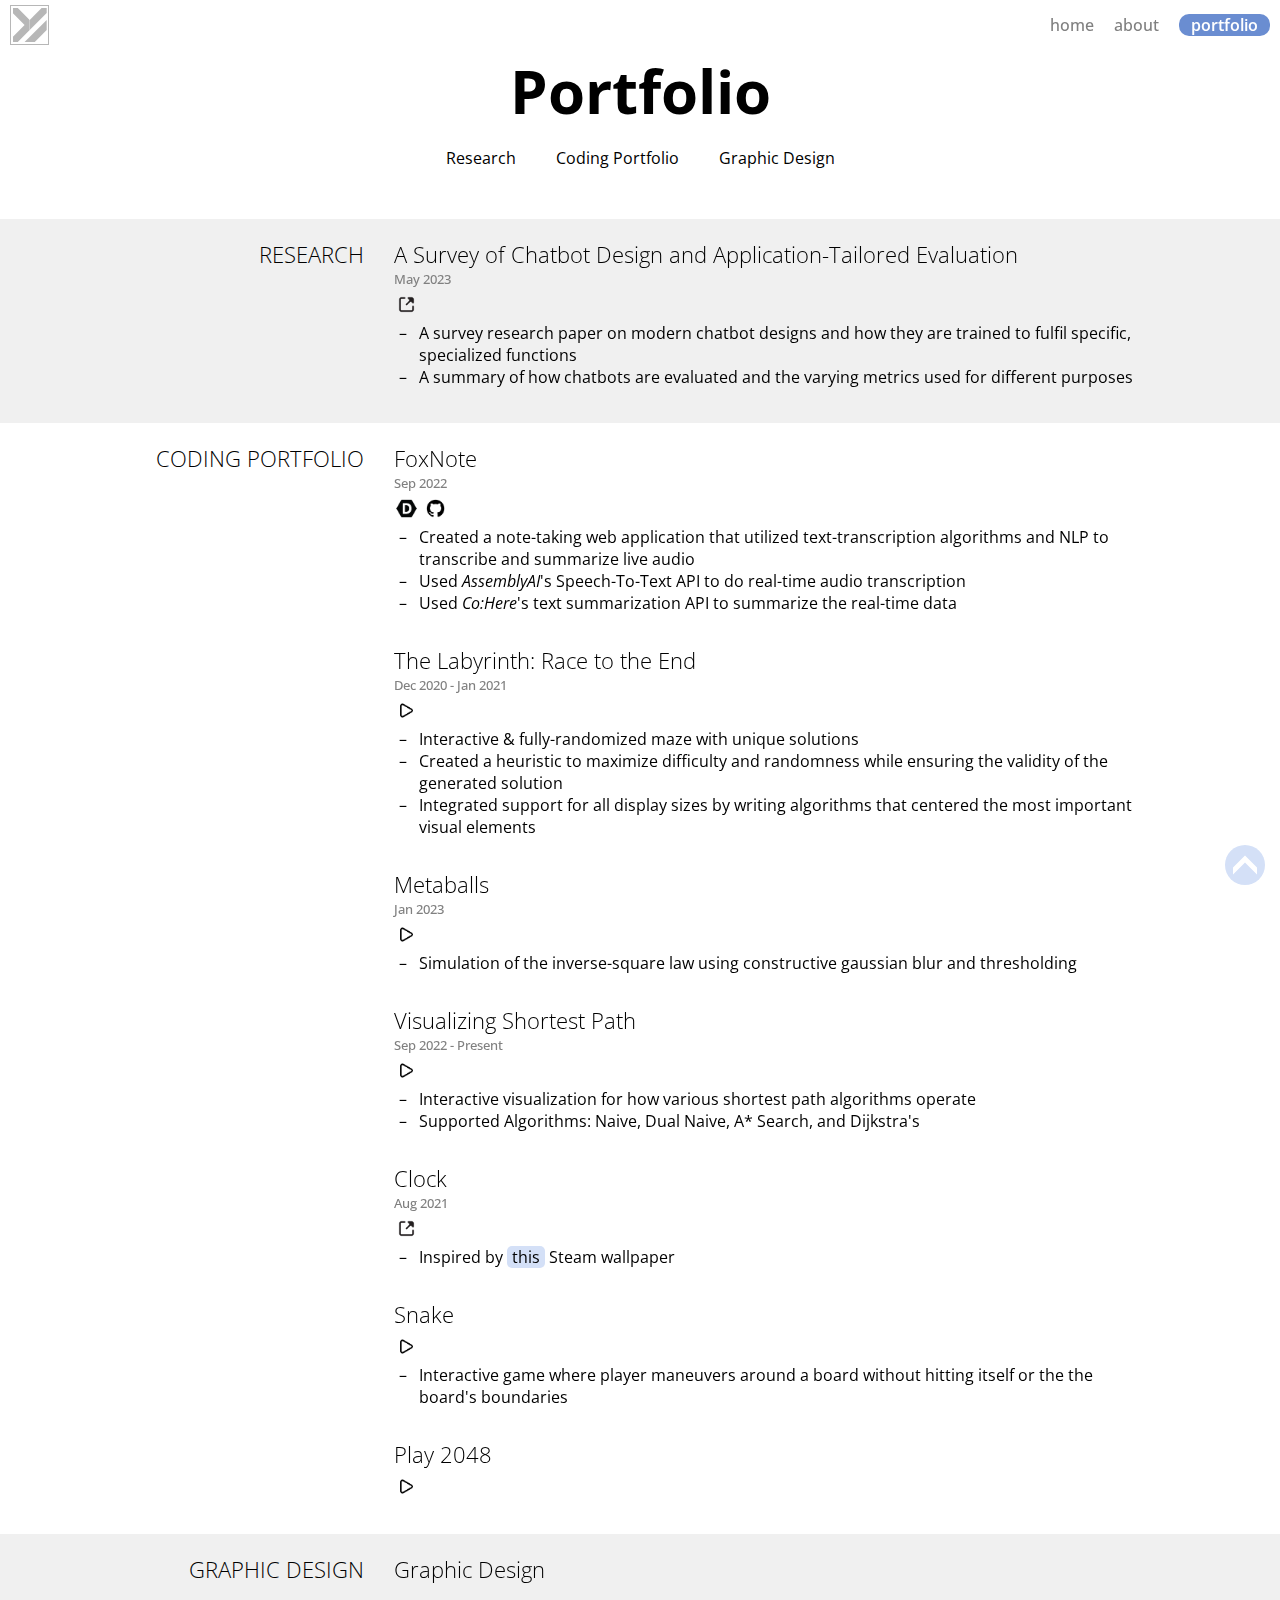
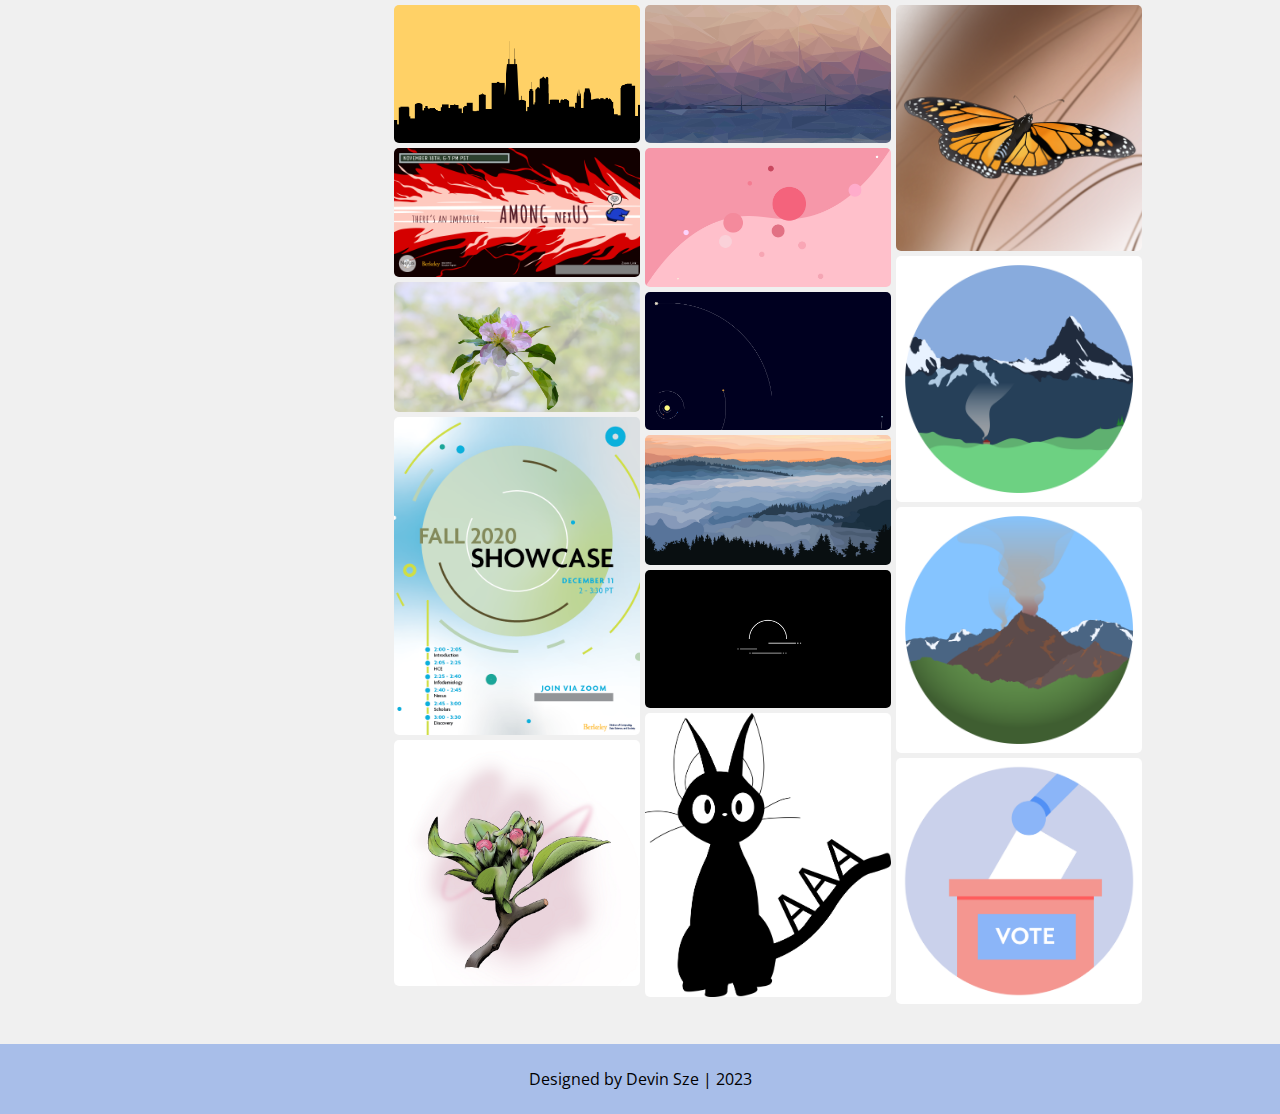
<file: portfolio.html>
<!DOCTYPE html>
<html lang="en">
<head>
    <meta charset="UTF-8">
    <meta name="viewport" content="width=device-width, initial-scale=1.0">
    <title>devinsze | portfolio</title>
    <link rel="stylesheet" href="style.css">
    <!-- <link rel="stylesheet" href="metaball.css"> -->
    <link rel="preconnect" href="https://fonts.googleapis.com"><link rel="preconnect" href="https://fonts.gstatic.com" crossorigin><link href="https://fonts.googleapis.com/css2?family=Open+Sans:ital,wght@0,300;0,400;0,500;0,600;0,700;0,800;1,300;1,400;1,500;1,600;1,700;1,800&display=swap" rel="stylesheet">
</head>
<body>
    

    <header class="header">
        <a href="http://devinsze.com"><div class="logo_devin">
            <div class="container" id="outer_container" onmouseenter="logo_hover()" onmouseleave="logo_hover()">
                <div id="inner_container">
                    <div id="d1"></div>
                    <div id="d3"></div>
                    <div id="s1"></div>
                    <div id="s2"></div>
                    <div id="s3"></div>
                </div>
            </div>
        </div></a>
        <div class="hamburger" onclick="manageHam()" onmouseover="hoverHam('onmouseover')" onmouseout="hoverHam('onmouseout')">
            <div class="ham" id="ham1"></div>
            <div class="ham" id="ham2"></div>
            <div class="ham" id="ham3"></div>
        </div>
        <div id="nav_container">
            <a href="http://devinsze.com"><div class="nav">home</div></a>
            <a href="http://devinsze.com/about/"><div class="nav">about</div></a>
            <div class="nav curr">portfolio</div>
        </div>
    </header>
    <div id="nav_container_small">
        <a href="http://devinsze.com"><div class="nav_small">home</div></a>
        <a href="http://devinsze.com/about/"><div class="nav_small">about</div></a>
        <div class="nav_small curr">portfolio</div>
    </div>

    <div id="buffer"></div>

    



    <div id="title_page">
        <div>
            <h1>Portfolio</h1>
            <div id="section_container">
                <a href="#research"><div class="section_select">Research</div></a>
                <a href="#coding"><div class="section_select">Coding Portfolio</div></a>
                <a href="#graphic"><div class="section_select">Graphic Design</div></a>
            </div>
        </div>
    </div>

    <div class="body_info">
        

        <div class="body_label" id="research"><h2>Research</h2></div>
        <div class="container">

            <div class="organization glass clickable" onclick="openNewTab('http://devinsze.com/chatbot/')" title="Devpost Article">
                <div class="content">
                    <div><h3>A Survey of Chatbot Design and Application-Tailored Evaluation</h3></div> 
                    <h6>May 2023</h6>
                    <div class="link_container">
                        <a href="http://devinsze.com/chatbot/" title="Devpost Article"><div class="link external"></div></a>
                    </div>
                    <ul>
                        <li>A survey research paper on modern chatbot designs and how they are trained to fulfil specific, specialized functions</li>
                        <li>A summary of how chatbots are evaluated and the varying metrics used for different purposes</li>
                    </ul>
                </div>
            </div>
        </div>

        <div class="body_label" id="coding"><h2>Coding Portfolio</h2></div>
        <div class="container">

            <div class="organization glass clickable" onclick="openNewTab('https://devpost.com/software/foxnote')" title="Devpost Article">
                <div class="content">
                    <div><h3>FoxNote</h3></div> 
                    <h6>Sep 2022</h6>
                    <div class="link_container">
                        <a href="https://devpost.com/software/foxnote" title="Devpost Article"><div class="link devpost"></div></a>
                        <a href="https://github.com/akashilangovan/FoxNote" title="Github Repo"><div class="link git"></div></a>
                    </div>
                    <ul>
                        <li>Created a note-taking web application that utilized text-transcription algorithms and NLP to transcribe and summarize live audio</li>
                        <li>Used <i>AssemblyAI</i>'s Speech-To-Text API to do real-time audio transcription</li>
                        <li>Used <i>Co:Here</i>'s text summarization API to summarize the real-time data</li>
                    </ul>
                </div>
            </div>

            <div class="organization glass clickable" onclick="openNewTab('http://devinsze.com/labyrinth/')" title="Play the Game">
                
                <div class="content">
                    <div><h3>The Labyrinth: Race to the End</h3></div>
                    <div>
                        <h6>Dec 2020 - Jan 2021</h6>
                        <div class="link_container">
                            <!-- <div class="link git"></div> -->
                            <a href="http://devinsze.com/labyrinth/"><div class="link play" title="Play the Game"></div></a>
                        </div>
                    </div>
                    <ul>
                        <li>Interactive & fully-randomized maze with unique solutions</li>
                        <li>Created a heuristic to maximize difficulty and randomness while ensuring the validity of the generated solution</li>
                        <li>Integrated support for all display sizes by writing algorithms that centered the most important visual elements</li>
                    </ul>
                    
                </div>
            </div>

            <div class="organization glass clickable" onclick="openNewTab('http://devinsze.com/metaballs/')" title="View Simulation">
                
                <div class="content">
                    <div><h3>Metaballs</h3></div>
                    <h6>Jan 2023</h6>
                    <div  class="link_container">
                        <!-- <div class="link git"></div> -->
                        <a href="http://devinsze.com/metaballs/"><div class="link play" title="View Simulation"></div></a>
                    </div>
                    <ul>
                        <li>Simulation of the inverse-square law using constructive gaussian blur and thresholding</li>
                    </ul>
                    
                </div>
            </div>

            <div class="organization glass clickable" onclick="openNewTab('http://devinsze.com/shortestpath/')" title="Open Interactive Simulation">
                
                <div class="content">
                    <div><h3>Visualizing Shortest Path</h3></div>
                    <h6>Sep 2022 - Present</h6>
                    <div  class="link_container">
                        <!-- <div class="link git"></div> -->
                        <a href="http://devinsze.com/shortestpath/"><div class="link play" title="Open Interactive Simulation"></div></a>
                    </div>
                    <ul>
                        <li>Interactive visualization for how various shortest path algorithms operate</li>
                        <li>Supported Algorithms: Naive, Dual Naive, A* Search, and Dijkstra's</li>
                        </ul>
                    </ul>
                    
                </div>
            </div>

            <div class="organization glass clickable" onclick="openNewTab('http://devinsze.com/clock/')" title="Open Clock">
                
                <div class="content">
                    <div><h3>Clock</h3></div>
                    <h6>Aug 2021</h6>
                    <div class="link_container">
                        <a href="http://devinsze.com/clock/"><div class="link external" title="Open Clock"></div></a>
                    </div>
                    <ul>
                        <li>Inspired by <a class="text_link" href="https://steamcommunity.com/sharedfiles/filedetails/?id=2239404078">this</a> Steam wallpaper</li>
                    </ul>
                    
                </div>
            </div>

            <div class="organization glass clickable" onclick="openNewTab('http://devinsze.com/snake/')" title="Play Snake">
                <div class="content">
                    <div><h3>Snake</h3></div>
                    <div class="link_container">
                        <a href="http://devinsze.com/snake/"><div class="link play" title="Play Snake"></div></a>
                    </div>
                    <ul>
                        <li>Interactive game where player maneuvers around a board without hitting itself or the the board's boundaries</li>
                    </ul>
                    
                </div>
            </div>

            

            <div class="organization glass clickable" onclick="openNewTab('http://devinsze.com/2048/')" title="Play 2048">
                
                <div class="content">
                    <div><h3>Play 2048</h3></div>
                    <div  class="link_container">
                        <a href="http://devinsze.com/2048/"><div class="link play" title="Play 2048"></div></a>
                    </div>
                    
                </div>
            </div>

            <!-- <div class="organization glass">
                <div></div>
                <div>
                    <h3>Spotify: Top Tracks Analysis</h3>
                </div>
                <div>
                </div>
                <div class="content">
                    <div class="link_container">
                        <div class="link git" title="something"></div>
                    </div>
                    <ul>
                        <li>Data Analysis on Top & Viral Spotify songs on the global and national levels</li>
                        <li>Learned how to use Rest APIs and the related requests library</li>
                        <li>I processed, cleaned, and analyzed the data Spotify publicly provided to better understand what types of songs were most likely to go viral and be recommended to Spotify's general audience.</li>
                        <li>I concluded that tracks with explicit lyrics were generally ranked to be more popular than non-explicit songs.</li>
                    </ul>
                    
                </div>
            </div> -->
        </div>


        <div class="body_label" id="graphic"><h2>Graphic Design</h2></div>
        <div class="container">
            <div class="organization glass">
                <div><h3>Graphic Design</h3></div> 
                <div class="gallery">
                    <div>
                        <img src="graphic_design_chicago.png" onclick="openImage(this);" title="Expand Image"></img>
                        <img src="graphic_design_dsus-amongus.png" onclick="openImage(this);" title="Expand Image"></img>
                        <img src="graphic_design_lowpolyflower.png" onclick="openImage(this);" title="Expand Image"></img>
                        <img src="graphic_design_dsus-fa20showcase.png" onclick="openImage(this);" title="Expand Image"></img>
                        <img src="graphic_design_blossom.png" onclick="openImage(this);" title="Expand Image"></img>
                    </div>
                    <div>
                        <img src="graphic_design_lowpolygoldengate.png" onclick="openImage(this);" title="Expand Image"></img>
                        <img src="graphic_design_pinkdot.png" onclick="openImage(this);" title="Expand Image"></img>
                        <img src="graphic_design_planets.png" onclick="openImage(this);" title="Expand Image"></img>
                        <img src="graphic_design_riveroffog.png" onclick="openImage(this);" title="Expand Image"></img>
                        <img src="graphic_design_sunrise.png" onclick="openImage(this);" title="Expand Image"></img>
                        <img src="graphic_design_jiji.png" onclick="openImage(this);" title="Expand Image"></img>
                    </div>
                    <div>
                        <img src="graphic_design_soaringmonarch.png" onclick="openImage(this);" title="Expand Image"></img>
                        <img src="graphic_design_mountain.png" onclick="openImage(this);" title="Expand Image"></img>
                        <img src="graphic_design_volcano.png" onclick="openImage(this);" title="Expand Image"></img>
                        <img src="graphic_design_vote.png" onclick="openImage(this);" title="Expand Image"></img>
                    </div>
                </div>
            </div>
        </div>

        <div class="glass" id="image_container" onclick="closeImage();" title="Close Image">
            <div id="image_container_2">
                <div id="closeImg" onclick="closeImage();" title="Close Image"></div>
                <div id="largeImage"></div>
            </div>
        </div>



    </div>

    <div id="to_top_container" onclick="scrollToTop();" onmouseenter="manage_to_top('onmouseenter')" onmouseleave="manage_to_top('onmouseleave')">
        <div id="to_top"></div>
    </div></a>



    <div id="footer">
        Designed by Devin Sze | 2023
    </div>

    


    <script src="home.js"></script>
    <!-- <script src="metaball.js"></script>	 -->
    

    
    

</body>
</html>
</file>
<file: style.css>
@charset "UTF-8";
/*variables*/
/*variables*/
html {
  scroll-behavior: smooth;
}

body {
  margin: 0;
  padding: 0;
  font-family: 'Open Sans', sans-serif;
}

div {
  -webkit-box-sizing: border-box;
          box-sizing: border-box;
}

h1 {
  font-size: 60px;
  margin: 0px;
}

h2 {
  margin: 0px;
  font-weight: 200;
  font-size: 1.4em;
}

h3 {
  margin: 0px;
  font-weight: 200;
  font-size: 1.4em;
}

h4 {
  font-weight: 650;
  margin: 0px;
}

h5 {
  margin: 0px;
  margin-bottom: 3px;
  font-weight: 500;
  font-style: italic;
  color: black;
  font-size: 0.8em;
}

h6 {
  margin: 0px;
  font-weight: 500;
  color: grey;
  font-size: 0.8em;
}

ul {
  margin: 0;
}

li {
  list-style-type: '–   ';
}

p {
  margin-top: 0px;
  margin-bottom: 10px;
}

a {
  color: inherit;
  text-decoration: none;
}

a.text_link {
  background-color: #d4e0f7;
  color: inherit;
  text-decoration: none;
  -webkit-transition: all 0.3s;
  transition: all 0.3s;
  border-radius: 5px;
  padding: 0px 5px;
}

a.text_link:hover {
  background-color: #c1d0ed;
  border-radius: 7px;
}

a.text_link:active {
  background-color: #a8bee9;
  border-radius: 10px;
}

.glass {
  background-clip: padding-box;
  -webkit-backdrop-filter: blur(50px);
          backdrop-filter: blur(50px);
}

.header {
  top: 0px;
  left: 0px;
  right: 0px;
  position: fixed;
  z-index: 10;
  padding: 0px 10px;
  background-color: #ffffff00;
  border-bottom: solid 0px #ffffff00;
  -webkit-transition: all 0.3s;
  transition: all 0.3s;
}

.logo_devin {
  display: -webkit-box;
  display: -ms-flexbox;
  display: flex;
  float: left;
  height: 50px;
  -webkit-box-pack: center;
      -ms-flex-pack: center;
          justify-content: center;
  -webkit-box-align: center;
      -ms-flex-align: center;
          align-items: center;
}

#outer_container {
  width: -webkit-fit-content;
  width: -moz-fit-content;
  width: fit-content;
  height: -webkit-fit-content;
  height: -moz-fit-content;
  height: fit-content;
  padding: 1.7px;
  border: solid 1.7px #b7b7b7;
  -webkit-transition: all 0.3s linear;
  transition: all 0.3s linear;
}

#outer_container #inner_container {
  position: relative;
  width: 34px;
  height: 34px;
  background-color: #ffffff00;
  -webkit-transition: all 1s linear;
  transition: all 1s linear;
}

#outer_container #inner_container > div {
  position: absolute;
  -webkit-transition: all 0.3s linear;
  transition: all 0.3s linear;
}

#outer_container #inner_container #d1 {
  top: 0px;
  left: 0px;
  width: 17px;
  height: 34px;
  z-index: 2;
  background-color: #b7b7b7;
  -webkit-clip-path: polygon(0% 0%, 30% 0%, 100% 35%, 100% 65%, 30% 100%, 0% 100%, 0% 85%, 70% 50%, 0% 15%);
          clip-path: polygon(0% 0%, 30% 0%, 100% 35%, 100% 65%, 30% 100%, 0% 100%, 0% 85%, 70% 50%, 0% 15%);
}

#outer_container #inner_container #d3 {
  top: 0px;
  left: 0px;
  width: 17px;
  height: 34px;
  z-index: 1;
  background-color: #ffffff00;
  -webkit-clip-path: polygon(0% 100%, 0% 0%, 30% 0%, 30% 100%);
          clip-path: polygon(0% 100%, 0% 0%, 30% 0%, 30% 100%);
}

#outer_container #inner_container #s1 {
  top: 0px;
  left: 17px;
  width: 17px;
  height: 34px;
  z-index: 2;
  background-color: #b7b7b7;
  -webkit-clip-path: polygon(0% 65%, 0% 35%, 70% 0%, 100% 0%, 100% 15%);
          clip-path: polygon(0% 65%, 0% 35%, 70% 0%, 100% 0%, 100% 15%);
}

#outer_container #inner_container #s2 {
  top: 0px;
  left: 17px;
  width: 17px;
  height: 34px;
  z-index: 1;
  background-color: #ffffff00;
  -webkit-clip-path: polygon(0% 42.5%, 100% 42.5%, 100% 57.5%, 0% 57.5%);
          clip-path: polygon(0% 42.5%, 100% 42.5%, 100% 57.5%, 0% 57.5%);
}

#outer_container #inner_container #s3 {
  top: 0;
  left: 0;
  width: 34px;
  height: 34px;
  z-index: 2;
  background-color: #b7b7b7;
  -webkit-clip-path: polygon(100% 35%, 35% 100%, 65% 100%, 100% 65%);
          clip-path: polygon(100% 35%, 35% 100%, 65% 100%, 100% 65%);
}

#nav_container {
  width: -webkit-fit-content;
  width: -moz-fit-content;
  width: fit-content;
  float: right;
  position: -webkit-sticky;
  position: sticky;
  display: -ms-grid;
  display: grid;
  grid-gap: 0px 20px;
  -ms-grid-columns: auto auto auto;
      grid-template-columns: auto auto auto;
  margin-top: calc((50px - 22px)/2);
}

#nav_container .nav {
  font-size: 1em;
  color: #808080;
  font-weight: 500;
  margin: 0px;
  -webkit-transition: all 0.2s;
  transition: all 0.2s;
  -webkit-transition-timing-function: linear;
          transition-timing-function: linear;
}

#nav_container .nav:not(.curr) {
  cursor: pointer;
}

#nav_container .nav:not(.curr):hover {
  color: #224893;
}

#nav_container .nav:not(.curr):active {
  color: black;
}

#nav_container > .curr {
  color: white;
  font-weight: 600;
  background-color: #6a8dd1;
  padding: 0px 12px;
  border-radius: 10px;
}

#nav_container_small {
  position: absolute;
  display: none;
  left: 0;
  right: 0;
  top: -150px;
  height: 150px;
  background-color: #d7d7d700;
  z-index: 9;
  padding: 10px;
  -webkit-transition: all 0.4s;
  transition: all 0.4s;
  -webkit-transition-timing-function: ease-in-out;
          transition-timing-function: ease-in-out;
}

#nav_container_small div {
  width: -webkit-fit-content;
  width: -moz-fit-content;
  width: fit-content;
  text-align: right;
  padding: 0px 12px;
  margin-bottom: 2px;
  margin-left: auto;
  -webkit-transition: all 0.2s;
  transition: all 0.2s;
  -webkit-transition-timing-function: ease-in-out;
          transition-timing-function: ease-in-out;
}

#nav_container_small .nav_small:not(.curr) {
  cursor: pointer;
  color: #808080;
}

#nav_container_small .nav_small:not(.curr):hover {
  color: #224893;
}

#nav_container_small .nav_small:not(.curr):active {
  color: black;
}

#nav_container_small .curr {
  color: white;
  font-weight: 600;
  background-color: #6a8dd1;
  border-radius: 10px;
}

.hamburger {
  position: relative;
  float: right;
  height: 22px;
  width: 22px;
  right: 0px;
  margin: 14px 0px 10px 10px;
  display: none;
  cursor: pointer;
}

.hamburger > .ham {
  position: absolute;
  height: 22px;
  width: 22px;
  background-color: #b7b7b7;
  z-index: 50;
  -webkit-transition: all 0.2s;
  transition: all 0.2s;
  -webkit-transition-timing-function: linear;
          transition-timing-function: linear;
}

.hamburger > #ham1 {
  -webkit-clip-path: polygon(0% 4.5px, 0% 0%, 4.5px 0%, 100% 0%, 100% 4.5px, 100% 4.5px);
          clip-path: polygon(0% 4.5px, 0% 0%, 4.5px 0%, 100% 0%, 100% 4.5px, 100% 4.5px);
}

.hamburger > #ham2 {
  -webkit-clip-path: polygon(0% 8.75px, 100% 8.75px, 100% 13.25px, 0% 13.25px);
          clip-path: polygon(0% 8.75px, 100% 8.75px, 100% 13.25px, 0% 13.25px);
}

.hamburger > #ham3 {
  -webkit-clip-path: polygon(0% 17.5px, 17.5px 17.5px, 100% 17.5px, 100% 100%, 4.5px 100%, 0% 100%);
          clip-path: polygon(0% 17.5px, 17.5px 17.5px, 100% 17.5px, 100% 100%, 4.5px 100%, 0% 100%);
}

#buffer {
  height: 0px;
  -webkit-transition: all 0.4s;
  transition: all 0.4s;
  -webkit-transition-timing-function: ease-in-out;
          transition-timing-function: ease-in-out;
}

#ball_container_outer {
  position: absolute;
  width: 100%;
  height: 100vh;
  z-index: -2;
  overflow: hidden;
}

#ball_container_outer #ball_container {
  position: absolute;
  top: -25px;
  left: -25px;
  width: calc(100% + 50px);
  height: calc(100vh + 50px);
  background-color: white;
  z-index: -1;
  background-clip: padding-box;
  overflow: hidden;
  -webkit-filter: blur(15px) contrast(10000) opacity(50%) hue-rotate(315deg);
          filter: blur(15px) contrast(10000) opacity(50%) hue-rotate(315deg);
}

.balls {
  position: absolute;
  display: block;
  background-color: blue;
  border-radius: 50%;
  -webkit-transition: left 0.6s, top 0.6s;
  transition: left 0.6s, top 0.6s;
  -webkit-transition-timing-function: linear;
          transition-timing-function: linear;
}

#play_pause {
  position: absolute;
  height: 20px;
  width: 14px;
  bottom: 10px;
  left: 10px;
  padding: 0px;
  cursor: pointer;
}

#play_pause > div {
  height: 20px;
  width: 7px;
  background-color: #afafafc0;
  -webkit-transition: all 0.1s;
  transition: all 0.1s;
  -webkit-transition-timing-function: linear;
          transition-timing-function: linear;
}

#play_pause > #pp1 {
  float: left;
  -webkit-clip-path: polygon(0% 0%, 100% 25%, 100% 75%, 0% 100%);
          clip-path: polygon(0% 0%, 100% 25%, 100% 75%, 0% 100%);
}

#play_pause > #pp2 {
  float: right;
  -webkit-clip-path: polygon(0% 25%, 100% 50%, 100% 50%, 0% 75%);
          clip-path: polygon(0% 25%, 100% 50%, 100% 50%, 0% 75%);
}

#play_pause_alert {
  position: absolute;
  bottom: 10px;
  left: 35px;
  color: #afafafc0;
  opacity: 1;
  -webkit-transition: all 0.5s;
  transition: all 0.5s;
  -webkit-transition-timing-function: ease-in-out;
          transition-timing-function: ease-in-out;
}

#front_page {
  width: 100%;
  height: 100vh;
  background-repeat: no-repeat;
  background-size: cover;
  background-position: center;
  text-align: center;
  padding: 0% 30%;
  z-index: 9;
  display: -webkit-box;
  display: -ms-flexbox;
  display: flex;
  -webkit-box-pack: center;
      -ms-flex-pack: center;
          justify-content: center;
  -webkit-box-align: center;
      -ms-flex-align: center;
          align-items: center;
}

.social_container {
  display: -ms-grid;
  display: grid;
  -webkit-box-pack: center;
      -ms-flex-pack: center;
          justify-content: center;
  -webkit-box-align: center;
      -ms-flex-align: center;
          align-items: center;
  margin-top: 50px;
  -ms-grid-columns: (auto)[5];
      grid-template-columns: repeat(5, auto);
}

.social_container .social {
  height: 30px;
  width: 30px;
  background-size: cover;
  margin: 2.5px 5px;
  border-radius: 5px;
  cursor: pointer;
  -webkit-transition: all 0.3s;
  transition: all 0.3s;
  -webkit-transition-timing-function: ease-out;
          transition-timing-function: ease-out;
}

.social_container .social:hover {
  background-color: #e5e0e074;
  -webkit-box-shadow: 3px 3px 3px #8080805f;
          box-shadow: 3px 3px 3px #8080805f;
}

.social_container .social:active {
  background-color: #c1d0ed;
  -webkit-box-shadow: 1.5px 1.5px 2px #808080c4;
          box-shadow: 1.5px 1.5px 2px #808080c4;
  border-radius: 7px;
}

#title_page {
  width: 100%;
  display: -webkit-box;
  display: -ms-flexbox;
  display: flex;
  -webkit-box-pack: center;
      -ms-flex-pack: center;
          justify-content: center;
  -webkit-box-align: center;
      -ms-flex-align: center;
          align-items: center;
  text-align: center;
  padding: 50px 10vw;
}

#title_page #section_container {
  display: -webkit-box;
  display: -ms-flexbox;
  display: flex;
  -webkit-box-pack: center;
      -ms-flex-pack: center;
          justify-content: center;
  -webkit-box-align: center;
      -ms-flex-align: center;
          align-items: center;
  text-align: center;
  -ms-flex-wrap: wrap;
      flex-wrap: wrap;
  padding-top: 10px;
}

#title_page #section_container .section_select {
  text-align: center;
  padding: 0px 20px;
  width: -webkit-fit-content;
  width: -moz-fit-content;
  width: fit-content;
  padding-top: 5px;
  -webkit-transition: all 0.3s !important;
  transition: all 0.3s !important;
  -webkit-transition-timing-function: ease-out;
          transition-timing-function: ease-out;
  cursor: pointer;
}

#title_page #section_container .section_select:hover {
  color: #6a8dd1;
}

#title_page #section_container .section_select:active {
  color: #224893;
}

#copy_alert {
  position: fixed;
  height: -webkit-fit-content;
  height: -moz-fit-content;
  height: fit-content;
  left: 50%;
  bottom: 0px;
  -webkit-transform: translateX(-50%);
          transform: translateX(-50%);
  border-radius: 10px;
  background-color: #e5e0e074;
  text-align: center;
  padding: 8px 25px;
  -webkit-transition: all 0.2s;
  transition: all 0.2s;
  -webkit-transition-timing-function: ease-in-out;
          transition-timing-function: ease-in-out;
  opacity: 0;
  -webkit-box-shadow: 3px 3px 3px #8080805f;
          box-shadow: 3px 3px 3px #8080805f;
}

.body_info {
  background-color: white;
  display: -ms-grid;
  display: grid;
  -ms-grid-columns: 30% 70%;
      grid-template-columns: 30% 70%;
}

.body_info > .body_label {
  text-align: right;
  padding-right: 20px;
  padding-left: 20px;
  padding-top: 20px;
  text-transform: uppercase;
}

.body_info > .container {
  display: -ms-grid;
  display: grid;
  margin: 0px;
  padding-top: 20px;
  padding-bottom: 20px;
  padding-right: 10vw;
  grid-gap: 6px;
}

.body_info > .container .organization:nth-child(1) {
  margin-top: -10px !important;
}

.body_info > .body_label:nth-child(4n - 3), .body_info > .container:nth-child(4n-2) {
  background-color: #f0f0f0;
}

.about {
  display: -ms-grid;
  display: grid;
  grid-gap: 10px 50px;
  -ms-grid-columns: 50% 50%;
      grid-template-columns: 50% 50%;
}

.about #bio {
  -ms-grid-column: 1;
  -ms-grid-column-span: 2;
  grid-column: 1 / span 2;
}

.about > #education {
  font-weight: 200;
}

.organization {
  display: -ms-grid;
  display: grid;
  -ms-grid-columns: 100%;
      grid-template-columns: 100%;
  grid-gap: 10px 20px;
  padding: 10px 10px 10px 10px;
  margin-bottom: 5px;
  border-radius: 10px;
  background-color: inherit;
  -webkit-transition: all 0.5s;
  transition: all 0.5s;
  -webkit-transition-timing-function: ease-in-out;
          transition-timing-function: ease-in-out;
  -webkit-backdrop-filter: blur(0px) greyscale(0);
          backdrop-filter: blur(0px) greyscale(0);
}

.organization > div {
  padding: 0px;
  -webkit-box-sizing: border-box;
          box-sizing: border-box;
}

.organization > div > ul {
  padding-left: 25px;
  padding-top: 5px;
}

.organization > div > div {
  margin-left: auto;
  margin-right: auto;
}

.organization > div > .dot {
  height: 8px;
  width: 8px;
  border-radius: 50%;
  margin-top: 10px;
  margin-bottom: 10px;
  background-color: #cbcbcb !important;
}

.organization > div > .line {
  height: calc(100% - 8px - 10px*2 + 5px*2);
  width: 3px;
  border-radius: 1.5px;
  background-color: #dddddd !important;
}

.organization > div:nth-child(3), .organization > div:nth-child(4) {
  margin-top: -10px;
}

.organization > .gallery {
  height: -webkit-fit-content;
  height: -moz-fit-content;
  height: fit-content;
  display: -ms-grid;
  display: grid;
  grid-gap: 5px;
  -ms-grid-columns: auto auto auto;
      grid-template-columns: auto auto auto;
  padding-top: 10px;
}

.organization > .gallery img {
  width: 100%;
  margin: 0px;
  padding: 0px;
  border-radius: 5px;
  cursor: pointer;
}

.with_logo {
  -ms-grid-columns: 50px auto !important;
      grid-template-columns: 50px auto !important;
}

.logo {
  width: 50px;
  height: 50px;
  vertical-align: middle;
  border-radius: 10px;
}

#image_container {
  position: fixed;
  height: 100vh;
  width: 100%;
  top: 0px;
  left: 0px;
  display: none;
  -webkit-box-pack: center;
      -ms-flex-pack: center;
          justify-content: center;
  -webkit-box-align: center;
      -ms-flex-align: center;
          align-items: center;
  padding-top: 65px 15px 15px 15px;
  opacity: 0;
  z-index: 10;
  -webkit-transition: all 0.3s;
  transition: all 0.3s;
  -webkit-transition-timing-function: ease-in-out;
          transition-timing-function: ease-in-out;
  cursor: pointer;
}

#image_container #image_container_2 {
  height: calc(100vh - 30px);
  width: calc(100% - 30px);
  -webkit-transition: all 0.3s;
  transition: all 0.3s;
  -webkit-transition-timing-function: ease-in-out;
          transition-timing-function: ease-in-out;
}

#image_container #image_container_2 #closeImg {
  height: 22px;
  width: 22px;
  background-color: grey;
  float: left;
  cursor: pointer;
  -webkit-clip-path: polygon(0% 0%, 3px 0%, 50% 8px, 19px 0%, 100% 0%, 100% 3px, 14px 50%, 100% 19px, 100% 100%, 19px 100%, 50% 14px, 3px 100%, 0% 100%, 0% 19px, 8px 50%, 0% 3px);
          clip-path: polygon(0% 0%, 3px 0%, 50% 8px, 19px 0%, 100% 0%, 100% 3px, 14px 50%, 100% 19px, 100% 100%, 19px 100%, 50% 14px, 3px 100%, 0% 100%, 0% 19px, 8px 50%, 0% 3px);
}

#image_container #image_container_2 #largeImage {
  position: fixed;
  height: calc(100vh - 30px - 50px);
  width: calc(100% - 30px);
  top: 65px;
  left: 15px;
  z-index: 10;
  display: none;
  cursor: pointer;
  background-size: contain;
  background-repeat: no-repeat;
  background-position: center center;
  opacity: 0;
  -webkit-transition: all 0.3s;
  transition: all 0.3s;
  -webkit-transition-timing-function: ease-in-out;
          transition-timing-function: ease-in-out;
}

.carousel_container {
  display: -ms-grid;
  display: grid;
  grid-gap: 10px;
  -ms-grid-columns: auto auto auto;
      grid-template-columns: auto auto auto;
}

.carousel_container .carousel {
  text-align: center;
  padding: 10px;
  border-radius: 10px;
  -webkit-transition: all 0.5s;
  transition: all 0.5s;
  -webkit-transition-timing-function: ease-in-out;
          transition-timing-function: ease-in-out;
  -webkit-backdrop-filter: blur(0px) greyscale(0);
          backdrop-filter: blur(0px) greyscale(0);
}

.carousel_container .carousel > div {
  font-size: 1em;
  font-weight: 200;
  margin-bottom: 10px;
}

.carousel_container .carousel_more {
  height: 100%;
  padding: 10px;
  display: -webkit-box;
  display: -ms-flexbox;
  display: flex;
  -webkit-box-pack: center;
      -ms-flex-pack: center;
          justify-content: center;
  -webkit-box-align: center;
      -ms-flex-align: center;
          align-items: center;
  grid-column-end: 4;
}

.carousel_container .carousel_more h6 {
  text-align: right;
  padding-right: 10px;
  -webkit-transition: all 0.1s;
  transition: all 0.1s;
  -webkit-transition-timing-function: ease-out;
          transition-timing-function: ease-out;
}

.left_arrow {
  height: 20px;
  width: 20px;
  -webkit-clip-path: polygon(0% 0%, 30% 0%, 80% 50%, 30% 100%, 0% 100%, 50% 50%);
          clip-path: polygon(0% 0%, 30% 0%, 80% 50%, 30% 100%, 0% 100%, 50% 50%);
  -webkit-transform: translateX(0);
          transform: translateX(0);
  background-color: #808080;
  -webkit-transition: all 0.5s;
  transition: all 0.5s;
  -webkit-transition-timing-function: ease-out;
          transition-timing-function: ease-out;
}

.content_cols {
  display: -ms-grid;
  display: grid;
  -ms-grid-columns: (1fr)[2];
      grid-template-columns: repeat(2, 1fr);
}

.content_cols > div {
  width: 100%;
}

.clickable {
  cursor: pointer;
  -webkit-transition: all 0.3s !important;
  transition: all 0.3s !important;
  -webkit-transition-timing-function: ease-out;
          transition-timing-function: ease-out;
}

.clickable:hover {
  background-color: #d9d9d95c;
}

.clickable.carousel:hover, .clickable.organization:hover {
  -webkit-box-shadow: 7px 7px 7px #8080805f;
          box-shadow: 7px 7px 7px #8080805f;
}

.clickable.carousel:active, .clickable.organization:active {
  -webkit-box-shadow: 3px 3px 4px #808080c4;
          box-shadow: 3px 3px 4px #808080c4;
}

.link_container {
  width: 100%;
  height: 29px;
}

.link {
  width: 25px;
  height: 25px;
  border-radius: 50%;
  margin: 4px 4px 0px 0px !important;
  display: relative;
  float: left;
  background-size: cover;
  -webkit-transition: all 0.2s;
  transition: all 0.2s;
  -webkit-transition-timing-function: ease-in-out;
          transition-timing-function: ease-in-out;
  cursor: pointer;
}

.link:hover {
  background-color: #afafaf74;
}

.link:active {
  background-color: #afafafc0;
}

.ig {
  background-image: url("instagram.png");
}

.ln {
  background-image: url("linkedin.png");
}

.mail {
  background-image: url("email.png");
}

.mail > #mail_arrow {
  display: none;
  background-color: #e5e0e074;
  position: relative;
  width: 16px;
  left: 7px;
  height: 7px;
  top: 35px;
  -webkit-clip-path: polygon(50% 0%, 100% 100%, 0% 100%);
          clip-path: polygon(50% 0%, 100% 100%, 0% 100%);
}

.mail > #mail_span {
  background-color: #e5e0e074;
  display: none;
  width: 200px;
  height: -webkit-fit-content;
  height: -moz-fit-content;
  height: fit-content;
  position: relative;
  z-index: 1;
  top: 34.5px;
  left: -105px;
  text-align: center;
  padding: 5px 20px;
  border-radius: 10px;
  -webkit-transition: all 0.2s;
  transition: all 0.2s;
  -webkit-transition-timing-function: ease-in-out;
          transition-timing-function: ease-in-out;
}

.git {
  background-image: url("logo_github.png");
}

.arxiv {
  background-image: url("logo_arxiv.png");
}

.devpost {
  background-image: url("logo_devpost.png");
}

.wirestock {
  background-image: url("logo_wirestock.png");
  background-position: center;
  background-size: contain !important;
  background-repeat: no-repeat;
}

.more {
  background-image: url("logo_more.png");
}

.play {
  background-image: url("logo_play.png");
}

.drive {
  background-image: url("logo_drive.png");
}

.pdf {
  background-image: url("logo_pdf.png");
}

.external {
  background-image: url("logo_external.png");
}

.ap {
  background-image: url("logo_ap.png");
}

#education, #experience, #teaching, #organizations, #awards, #skills, #coding, #graphic {
  scroll-margin-top: 50px;
}

#to_top_container {
  position: fixed;
  right: 15px;
  bottom: 15px;
  width: 40px;
  height: 40px;
  border-radius: 50%;
  background-color: #d4e0f7;
  -webkit-transition: all 0.3s;
  transition: all 0.3s;
  -webkit-transition-timing-function: ease-in-out;
          transition-timing-function: ease-in-out;
}

#to_top_container #to_top {
  position: relative;
  height: 24px;
  width: 24px;
  margin: 8px;
  background-color: white;
  -webkit-clip-path: polygon(0% 90%, 0% 60%, 50% 10%, 100% 60%, 100% 90%, 50% 40%);
          clip-path: polygon(0% 90%, 0% 60%, 50% 10%, 100% 60%, 100% 90%, 50% 40%);
  -webkit-transition: all 0.3s;
  transition: all 0.3s;
  -webkit-transition-timing-function: ease-in-out;
          transition-timing-function: ease-in-out;
}

#to_top_container:hover {
  background-color: #c1d0ed;
  -webkit-box-shadow: 3px 3px 3px #8080805f;
          box-shadow: 3px 3px 3px #8080805f;
}

#to_top_container:active {
  background-color: #7F9BD5;
  -webkit-box-shadow: 1.5px 1.5px 2px #808080c4;
          box-shadow: 1.5px 1.5px 2px #808080c4;
}

html:not([data-scroll='0']) .header {
  background-color: #ebebeb23;
  background-clip: padding-box;
  -webkit-backdrop-filter: blur(5px);
          backdrop-filter: blur(5px);
}

#footer {
  height: 70px;
  color: inherit;
  background-color: #a8bee9;
  display: -webkit-box;
  display: -ms-flexbox;
  display: flex;
  -webkit-box-pack: center;
      -ms-flex-pack: center;
          justify-content: center;
  -webkit-box-align: center;
      -ms-flex-align: center;
          align-items: center;
}

@media only screen and (min-width: 650px) and (max-width: 1000px) {
  .organization > .gallery {
    -ms-grid-columns: auto auto;
        grid-template-columns: auto auto;
  }
}

@media only screen and (min-width: 450px) and (max-width: 900px) {
  .carousel_container {
    -ms-grid-columns: (1fr)[2];
        grid-template-columns: repeat(2, 1fr);
  }
  .carousel_container .carousel_more {
    grid-column-end: 3;
  }
}

@media only screen and (max-width: 690px) {
  .content_cols {
    -ms-grid-columns: (1fr)[1];
        grid-template-columns: repeat(1, 1fr);
  }
  h2 {
    font-weight: 600;
    font-size: 1.6em;
  }
  .body_info {
    -ms-grid-columns: auto;
        grid-template-columns: auto;
  }
  .body_info > .body_label {
    padding-left: 0px !important;
    padding-right: 0px !important;
    text-align: center !important;
  }
  .body_info > .container {
    padding-left: 10vw !important;
    padding-right: 10vw !important;
  }
  .about {
    -ms-grid-columns: 100%;
        grid-template-columns: 100%;
  }
  .about > #interests, .about > #education {
    margin-bottom: 10px;
  }
  #bio {
    -ms-grid-column: 1 !important;
    -ms-grid-column-span: 1 !important;
    grid-column: 1 / span 1 !important;
  }
}

@media only screen and (max-width: 650px) {
  .organization > .gallery {
    -ms-grid-columns: auto;
        grid-template-columns: auto;
  }
}

@media only screen and (max-width: 600px) {
  .hamburger {
    display: block;
  }
  #nav_container {
    display: none;
  }
  #nav_container_small {
    display: block;
  }
}

@media only screen and (max-width: 450px) {
  .social_container {
    -ms-grid-columns: (auto)[3];
        grid-template-columns: repeat(3, auto);
  }
  .carousel_container {
    -ms-grid-columns: (1fr)[1];
        grid-template-columns: repeat(1, 1fr);
  }
  .carousel_container .carousel_more {
    grid-column-end: 2;
    padding-top: 25px;
  }
}

@media (prefers-color-scheme: dark) {
  body {
    background-color: black;
    color: #d8d8d8;
  }
  h1 {
    color: white;
  }
  h5 {
    color: white;
  }
  #nav_container .nav:not(.curr):hover {
    color: #b7b7b7;
  }
  #nav_container .nav:not(.curr):active {
    color: white;
  }
  #nav_container .curr {
    color: white;
    background-color: #264a93;
  }
  #copy_alert {
    background-color: #b7b7b7;
    color: black;
    -webkit-box-shadow: 3px 3px 3px #dbdbdb;
            box-shadow: 3px 3px 3px #dbdbdb;
    -webkit-filter: invert(100%);
            filter: invert(100%);
  }
  .social_container .social:hover {
    background-color: #b7b7b7;
    -webkit-box-shadow: 3px 3px 3px #dbdbdb;
            box-shadow: 3px 3px 3px #dbdbdb;
  }
  .social_container .social:active {
    background-color: #d3d3d3 !important;
    -webkit-box-shadow: 1.5px 1.5px 2px white;
            box-shadow: 1.5px 1.5px 2px white;
  }
  #mail_span {
    color: black;
  }
  #nav_container_small .nav_small:not(.curr):hover {
    color: #b7b7b7;
  }
  #nav_container_small .nav_small:not(.curr):active {
    color: white;
  }
  #nav_container_small .curr {
    color: white;
    background-color: #264a93;
  }
  #title_page #section_container .section_select {
    color: inherit;
  }
  #title_page #section_container .section_select:hover {
    color: #578eed;
  }
  #title_page #section_container .section_select:active {
    color: white;
  }
  #ball_container {
    -webkit-filter: blur(15px) contrast(10000) opacity(30%) hue-rotate(315deg) !important;
            filter: blur(15px) contrast(10000) opacity(30%) hue-rotate(315deg) !important;
  }
  #play_pause > div {
    background-color: #b7b7b7;
  }
  #play_pause_alert {
    color: #b7b7b7;
  }
  .social {
    -webkit-filter: invert(100%);
            filter: invert(100%);
  }
  .social:active {
    background-color: white !important;
  }
  .wirestock {
    background-image: url("logo_wirestock_dark_invert.png");
  }
  .link {
    -webkit-filter: invert(1);
            filter: invert(1);
  }
  .link:hover {
    background-color: #d8d8d8;
  }
  .link:active {
    background-color: white;
  }
  #footer {
    background-color: #264a93;
  }
  a.text_link {
    background-color: #0d3076;
    color: white;
  }
  a.text_link:hover {
    background-color: #264a93;
  }
  a.text_link:active {
    background-color: #001134;
  }
  .body_info {
    background-color: #424242;
  }
  .body_info > .body_label:nth-child(4n - 3), .body_info > .container:nth-child(4n-2) {
    background-color: #4c4c4c;
  }
  .clickable:hover {
    background-color: #1a1a1a5b;
  }
  .clickable.carousel:hover, .clickable.organization:hover {
    -webkit-box-shadow: 7px 7px 7px #232323c4;
            box-shadow: 7px 7px 7px #232323c4;
  }
  .clickable.carousel:active, .clickable.organization:active {
    background-color: #1a1a1a92;
    -webkit-box-shadow: 3px 3px 4px #16161697;
            box-shadow: 3px 3px 4px #16161697;
  }
  #to_top_container {
    background-color: #0d3076;
  }
  #to_top_container #to_top {
    background-color: #cbcbcb !important;
  }
  #to_top_container:hover {
    background-color: #012771;
    -webkit-box-shadow: 3px 3px 3px #232323c4;
            box-shadow: 3px 3px 3px #232323c4;
  }
  #to_top_container:active {
    background-color: #001134;
    -webkit-box-shadow: 1.5px 1.5px 2px #16161697;
            box-shadow: 1.5px 1.5px 2px #16161697;
  }
  .aws {
    content: url("logo_aws_dark.png");
  }
  .bair {
    content: url("logo_bair_dark.png");
  }
  .cdss {
    content: url("logo_cdss_dark.png");
  }
  .arxiv {
    content: url("logo_arxiv_dark_invert.png");
  }
}
/*# sourceMappingURL=style.css.map */
</file>
<file: metaball.css>
/* No CSS *//*# sourceMappingURL=metaball.css.map */
</file>
<file: 2048/game_2048.css>
/*variables*/
/*font setup*/
@import url("https://fonts.googleapis.com/css?family=Nunito");
@font-face {
  font-family: Nunito;
  src: url("https://fonts.googleapis.com/css?family=Nunito");
}

/*Basic Setup*/
body {
  background-color: #8F8F8F;
  font-family: Nunito;
}

a {
  color: inherit;
  text-decoration: inherit;
  background-color: #7e7e7e;
  -webkit-transition: background-color 0.3s, color 0.3s;
  transition: background-color 0.3s, color 0.3s;
  -webkit-transition-timing-function: ease;
          transition-timing-function: ease;
}

a:hover {
  background-color: #5f5f5f;
}

a:active {
  background-color: #3d3d3d;
  color: #8F8F8F;
}

/*GAMEPLAY: grid*/
.grid {
  display: -webkit-box;
  display: -ms-flexbox;
  display: flex;
  -ms-flex-wrap: wrap;
      flex-wrap: wrap;
  background-color: #363636;
  height: 400px;
  width: 400px;
  /*stylistic*/
  border: solid #363636 4px;
  border-radius: 8px;
  margin: auto;
}

.grid div {
  width: 92px;
  height: 92px;
  border: solid #363636 4px;
  font-size: 35px;
  text-align: center;
  font-weight: bold;
  line-height: 92px;
  vertical-align: center;
  border-radius: 8px;
}

.hud {
  width: 400px;
  text-align: center;
  margin: auto;
  height: 110px;
  margin-bottom: 2em;
}

.score_container {
  height: 73.33333px;
  width: 45%;
  float: left;
  border-radius: 8px;
  background-color: #242424;
  color: white;
}

.score_title {
  height: 40%;
  line-height: 44px;
  vertical-align: center;
}

#score {
  vertical-align: top;
  font-size: 25px;
}

.restart {
  text-decoration: none;
  border-radius: 8px;
  width: 45%;
  float: right;
  height: 73.33333px;
  line-height: 73.33333px;
  vertical-align: center;
  font-size: 20px;
  background-color: #242424;
  color: white;
  -webkit-transition: background-color 0.2s;
  transition: background-color 0.2s;
  -webkit-transition-timing-function: ease;
          transition-timing-function: ease;
}

.restart:hover {
  background-color: #e38b3d;
  font-weight: bold;
}

.restart:active {
  background-color: #faad69;
}

#result {
  float: left;
  width: 100%;
  padding-top: 11px;
}

.description {
  padding-top: 2em;
  width: 400px;
  margin: auto;
  padding-bottom: 2em;
}

.header {
  padding-top: 0.85em;
  padding-bottom: 0.85em;
  width: 400px;
  margin: auto;
  text-align: center;
  font-size: 40px;
  font-weight: bolder;
}

/*The arrow thingy*/
#graphic_arrow {
  width: 2em;
  height: 2em;
  overflow: hidden;
  background-size: cover;
  background-size: 2em 2em;
  border: solid black 2px;
  -webkit-transform: rotate(90deg);
          transform: rotate(90deg);
  background-image: url("arrow.png");
  border-radius: 50%;
  -webkit-transition: background-color 0.7s, -webkit-transform 0.2s;
  transition: background-color 0.7s, -webkit-transform 0.2s;
  transition: transform 0.2s, background-color 0.7s;
  transition: transform 0.2s, background-color 0.7s, -webkit-transform 0.2s;
  -webkit-transition-timing-function: ease;
          transition-timing-function: ease;
}

#graphic_arrow:hover {
  background-color: #faad69;
  -webkit-transform: translate(-2px, 0px) rotate(90deg);
          transform: translate(-2px, 0px) rotate(90deg);
}

#graphic_arrow:active {
  background-color: #e38b3d;
  -webkit-transform: translate(-5px, 0px) rotate(90deg);
          transform: translate(-5px, 0px) rotate(90deg);
}

#box_image {
  margin: auto;
  padding: 1em;
  position: -webkit-sticky;
  position: sticky;
  top: 0px;
  float: left;
}
/*# sourceMappingURL=game_2048.css.map */
</file>
<file: about/style.css>
@charset "UTF-8";
/*variables*/
/*variables*/
html {
  scroll-behavior: smooth;
}

body {
  margin: 0;
  padding: 0;
  font-family: 'Open Sans', sans-serif;
}

div {
  -webkit-box-sizing: border-box;
          box-sizing: border-box;
}

h1 {
  font-size: 60px;
  margin: 0px;
}

h2 {
  margin: 0px;
  font-weight: 200;
  font-size: 1.4em;
}

h3 {
  margin: 0px;
  font-weight: 200;
  font-size: 1.4em;
}

h4 {
  font-weight: 650;
  margin: 0px;
}

h5 {
  margin: 0px;
  margin-bottom: 3px;
  font-weight: 500;
  font-style: italic;
  color: black;
  font-size: 0.8em;
}

h6 {
  margin: 0px;
  font-weight: 500;
  color: grey;
  font-size: 0.8em;
}

ul {
  margin: 0;
}

li {
  list-style-type: '–   ';
}

p {
  margin-top: 0px;
  margin-bottom: 10px;
}

a {
  color: inherit;
  text-decoration: none;
}

a.text_link {
  background-color: #d4e0f7;
  color: inherit;
  text-decoration: none;
  -webkit-transition: all 0.3s;
  transition: all 0.3s;
  border-radius: 5px;
  padding: 0px 5px;
}

a.text_link:hover {
  background-color: #c1d0ed;
  border-radius: 7px;
}

a.text_link:active {
  background-color: #a8bee9;
  border-radius: 10px;
}

.glass {
  background-clip: padding-box;
  -webkit-backdrop-filter: blur(50px);
          backdrop-filter: blur(50px);
}

.header {
  top: 0px;
  left: 0px;
  right: 0px;
  position: fixed;
  z-index: 10;
  padding: 0px 10px;
  background-color: #ffffff00;
  border-bottom: solid 0px #ffffff00;
  -webkit-transition: all 0.3s;
  transition: all 0.3s;
}

.logo_devin {
  display: -webkit-box;
  display: -ms-flexbox;
  display: flex;
  float: left;
  height: 50px;
  -webkit-box-pack: center;
      -ms-flex-pack: center;
          justify-content: center;
  -webkit-box-align: center;
      -ms-flex-align: center;
          align-items: center;
}

#outer_container {
  width: -webkit-fit-content;
  width: -moz-fit-content;
  width: fit-content;
  height: -webkit-fit-content;
  height: -moz-fit-content;
  height: fit-content;
  padding: 1.7px;
  border: solid 1.7px #b7b7b7;
  -webkit-transition: all 0.3s linear;
  transition: all 0.3s linear;
}

#outer_container #inner_container {
  position: relative;
  width: 34px;
  height: 34px;
  background-color: #ffffff00;
  -webkit-transition: all 1s linear;
  transition: all 1s linear;
}

#outer_container #inner_container > div {
  position: absolute;
  -webkit-transition: all 0.3s linear;
  transition: all 0.3s linear;
}

#outer_container #inner_container #d1 {
  top: 0px;
  left: 0px;
  width: 17px;
  height: 34px;
  z-index: 2;
  background-color: #b7b7b7;
  -webkit-clip-path: polygon(0% 0%, 30% 0%, 100% 35%, 100% 65%, 30% 100%, 0% 100%, 0% 85%, 70% 50%, 0% 15%);
          clip-path: polygon(0% 0%, 30% 0%, 100% 35%, 100% 65%, 30% 100%, 0% 100%, 0% 85%, 70% 50%, 0% 15%);
}

#outer_container #inner_container #d3 {
  top: 0px;
  left: 0px;
  width: 17px;
  height: 34px;
  z-index: 1;
  background-color: #ffffff00;
  -webkit-clip-path: polygon(0% 100%, 0% 0%, 30% 0%, 30% 100%);
          clip-path: polygon(0% 100%, 0% 0%, 30% 0%, 30% 100%);
}

#outer_container #inner_container #s1 {
  top: 0px;
  left: 17px;
  width: 17px;
  height: 34px;
  z-index: 2;
  background-color: #b7b7b7;
  -webkit-clip-path: polygon(0% 65%, 0% 35%, 70% 0%, 100% 0%, 100% 15%);
          clip-path: polygon(0% 65%, 0% 35%, 70% 0%, 100% 0%, 100% 15%);
}

#outer_container #inner_container #s2 {
  top: 0px;
  left: 17px;
  width: 17px;
  height: 34px;
  z-index: 1;
  background-color: #ffffff00;
  -webkit-clip-path: polygon(0% 42.5%, 100% 42.5%, 100% 57.5%, 0% 57.5%);
          clip-path: polygon(0% 42.5%, 100% 42.5%, 100% 57.5%, 0% 57.5%);
}

#outer_container #inner_container #s3 {
  top: 0;
  left: 0;
  width: 34px;
  height: 34px;
  z-index: 2;
  background-color: #b7b7b7;
  -webkit-clip-path: polygon(100% 35%, 35% 100%, 65% 100%, 100% 65%);
          clip-path: polygon(100% 35%, 35% 100%, 65% 100%, 100% 65%);
}

#nav_container {
  width: -webkit-fit-content;
  width: -moz-fit-content;
  width: fit-content;
  float: right;
  position: -webkit-sticky;
  position: sticky;
  display: -ms-grid;
  display: grid;
  grid-gap: 0px 20px;
  -ms-grid-columns: auto auto auto;
      grid-template-columns: auto auto auto;
  margin-top: calc((50px - 22px)/2);
}

#nav_container .nav {
  font-size: 1em;
  color: #808080;
  font-weight: 500;
  margin: 0px;
  -webkit-transition: all 0.2s;
  transition: all 0.2s;
  -webkit-transition-timing-function: linear;
          transition-timing-function: linear;
}

#nav_container .nav:not(.curr) {
  cursor: pointer;
}

#nav_container .nav:not(.curr):hover {
  color: #224893;
}

#nav_container .nav:not(.curr):active {
  color: black;
}

#nav_container > .curr {
  color: white;
  font-weight: 600;
  background-color: #6a8dd1;
  padding: 0px 12px;
  border-radius: 10px;
}

#nav_container_small {
  position: absolute;
  display: none;
  left: 0;
  right: 0;
  top: -150px;
  height: 150px;
  background-color: #d7d7d700;
  z-index: 9;
  padding: 10px;
  -webkit-transition: all 0.4s;
  transition: all 0.4s;
  -webkit-transition-timing-function: ease-in-out;
          transition-timing-function: ease-in-out;
}

#nav_container_small div {
  width: -webkit-fit-content;
  width: -moz-fit-content;
  width: fit-content;
  text-align: right;
  padding: 0px 12px;
  margin-bottom: 2px;
  margin-left: auto;
  -webkit-transition: all 0.2s;
  transition: all 0.2s;
  -webkit-transition-timing-function: ease-in-out;
          transition-timing-function: ease-in-out;
}

#nav_container_small .nav_small:not(.curr) {
  cursor: pointer;
  color: #808080;
}

#nav_container_small .nav_small:not(.curr):hover {
  color: #224893;
}

#nav_container_small .nav_small:not(.curr):active {
  color: black;
}

#nav_container_small .curr {
  color: white;
  font-weight: 600;
  background-color: #6a8dd1;
  border-radius: 10px;
}

.hamburger {
  position: relative;
  float: right;
  height: 22px;
  width: 22px;
  right: 0px;
  margin: 14px 0px 10px 10px;
  display: none;
  cursor: pointer;
}

.hamburger > .ham {
  position: absolute;
  height: 22px;
  width: 22px;
  background-color: #b7b7b7;
  z-index: 50;
  -webkit-transition: all 0.2s;
  transition: all 0.2s;
  -webkit-transition-timing-function: linear;
          transition-timing-function: linear;
}

.hamburger > #ham1 {
  -webkit-clip-path: polygon(0% 4.5px, 0% 0%, 4.5px 0%, 100% 0%, 100% 4.5px, 100% 4.5px);
          clip-path: polygon(0% 4.5px, 0% 0%, 4.5px 0%, 100% 0%, 100% 4.5px, 100% 4.5px);
}

.hamburger > #ham2 {
  -webkit-clip-path: polygon(0% 8.75px, 100% 8.75px, 100% 13.25px, 0% 13.25px);
          clip-path: polygon(0% 8.75px, 100% 8.75px, 100% 13.25px, 0% 13.25px);
}

.hamburger > #ham3 {
  -webkit-clip-path: polygon(0% 17.5px, 17.5px 17.5px, 100% 17.5px, 100% 100%, 4.5px 100%, 0% 100%);
          clip-path: polygon(0% 17.5px, 17.5px 17.5px, 100% 17.5px, 100% 100%, 4.5px 100%, 0% 100%);
}

#buffer {
  height: 0px;
  -webkit-transition: all 0.4s;
  transition: all 0.4s;
  -webkit-transition-timing-function: ease-in-out;
          transition-timing-function: ease-in-out;
}

#ball_container_outer {
  position: absolute;
  width: 100%;
  height: 100vh;
  z-index: -2;
  overflow: hidden;
}

#ball_container_outer #ball_container {
  position: absolute;
  top: -25px;
  left: -25px;
  width: calc(100% + 50px);
  height: calc(100vh + 50px);
  background-color: white;
  z-index: -1;
  background-clip: padding-box;
  overflow: hidden;
  -webkit-filter: blur(15px) contrast(10000) opacity(50%) hue-rotate(315deg);
          filter: blur(15px) contrast(10000) opacity(50%) hue-rotate(315deg);
}

.balls {
  position: absolute;
  display: block;
  background-color: blue;
  border-radius: 50%;
  -webkit-transition: left 0.6s, top 0.6s;
  transition: left 0.6s, top 0.6s;
  -webkit-transition-timing-function: linear;
          transition-timing-function: linear;
}

#play_pause {
  position: absolute;
  height: 20px;
  width: 14px;
  bottom: 10px;
  left: 10px;
  padding: 0px;
  cursor: pointer;
}

#play_pause > div {
  height: 20px;
  width: 7px;
  background-color: #afafafc0;
  -webkit-transition: all 0.1s;
  transition: all 0.1s;
  -webkit-transition-timing-function: linear;
          transition-timing-function: linear;
}

#play_pause > #pp1 {
  float: left;
  -webkit-clip-path: polygon(0% 0%, 100% 25%, 100% 75%, 0% 100%);
          clip-path: polygon(0% 0%, 100% 25%, 100% 75%, 0% 100%);
}

#play_pause > #pp2 {
  float: right;
  -webkit-clip-path: polygon(0% 25%, 100% 50%, 100% 50%, 0% 75%);
          clip-path: polygon(0% 25%, 100% 50%, 100% 50%, 0% 75%);
}

#play_pause_alert {
  position: absolute;
  bottom: 10px;
  left: 35px;
  color: #afafafc0;
  opacity: 1;
  -webkit-transition: all 0.5s;
  transition: all 0.5s;
  -webkit-transition-timing-function: ease-in-out;
          transition-timing-function: ease-in-out;
}

#front_page {
  width: 100%;
  height: 100vh;
  background-repeat: no-repeat;
  background-size: cover;
  background-position: center;
  text-align: center;
  padding: 0% 30%;
  z-index: 9;
  display: -webkit-box;
  display: -ms-flexbox;
  display: flex;
  -webkit-box-pack: center;
      -ms-flex-pack: center;
          justify-content: center;
  -webkit-box-align: center;
      -ms-flex-align: center;
          align-items: center;
}

.social_container {
  display: -ms-grid;
  display: grid;
  -webkit-box-pack: center;
      -ms-flex-pack: center;
          justify-content: center;
  -webkit-box-align: center;
      -ms-flex-align: center;
          align-items: center;
  margin-top: 50px;
  -ms-grid-columns: (auto)[5];
      grid-template-columns: repeat(5, auto);
}

.social_container .social {
  height: 30px;
  width: 30px;
  background-size: cover;
  margin: 2.5px 5px;
  border-radius: 5px;
  cursor: pointer;
  -webkit-transition: all 0.3s;
  transition: all 0.3s;
  -webkit-transition-timing-function: ease-out;
          transition-timing-function: ease-out;
}

.social_container .social:hover {
  background-color: #e5e0e074;
  -webkit-box-shadow: 3px 3px 3px #8080805f;
          box-shadow: 3px 3px 3px #8080805f;
}

.social_container .social:active {
  background-color: #c1d0ed;
  -webkit-box-shadow: 1.5px 1.5px 2px #808080c4;
          box-shadow: 1.5px 1.5px 2px #808080c4;
  border-radius: 7px;
}

#title_page {
  width: 100%;
  display: -webkit-box;
  display: -ms-flexbox;
  display: flex;
  -webkit-box-pack: center;
      -ms-flex-pack: center;
          justify-content: center;
  -webkit-box-align: center;
      -ms-flex-align: center;
          align-items: center;
  text-align: center;
  padding: 50px 10vw;
}

#title_page #section_container {
  display: -webkit-box;
  display: -ms-flexbox;
  display: flex;
  -webkit-box-pack: center;
      -ms-flex-pack: center;
          justify-content: center;
  -webkit-box-align: center;
      -ms-flex-align: center;
          align-items: center;
  text-align: center;
  -ms-flex-wrap: wrap;
      flex-wrap: wrap;
  padding-top: 10px;
}

#title_page #section_container .section_select {
  text-align: center;
  padding: 0px 20px;
  width: -webkit-fit-content;
  width: -moz-fit-content;
  width: fit-content;
  padding-top: 5px;
  -webkit-transition: all 0.3s !important;
  transition: all 0.3s !important;
  -webkit-transition-timing-function: ease-out;
          transition-timing-function: ease-out;
  cursor: pointer;
}

#title_page #section_container .section_select:hover {
  color: #6a8dd1;
}

#title_page #section_container .section_select:active {
  color: #224893;
}

#copy_alert {
  position: fixed;
  height: -webkit-fit-content;
  height: -moz-fit-content;
  height: fit-content;
  left: 50%;
  bottom: 0px;
  -webkit-transform: translateX(-50%);
          transform: translateX(-50%);
  border-radius: 10px;
  background-color: #e5e0e074;
  text-align: center;
  padding: 8px 25px;
  -webkit-transition: all 0.2s;
  transition: all 0.2s;
  -webkit-transition-timing-function: ease-in-out;
          transition-timing-function: ease-in-out;
  opacity: 0;
  -webkit-box-shadow: 3px 3px 3px #8080805f;
          box-shadow: 3px 3px 3px #8080805f;
}

.body_info {
  background-color: white;
  display: -ms-grid;
  display: grid;
  -ms-grid-columns: 30% 70%;
      grid-template-columns: 30% 70%;
}

.body_info > .body_label {
  text-align: right;
  padding-right: 20px;
  padding-left: 20px;
  padding-top: 20px;
  text-transform: uppercase;
}

.body_info > .container {
  display: -ms-grid;
  display: grid;
  margin: 0px;
  padding-top: 20px;
  padding-bottom: 20px;
  padding-right: 10vw;
  grid-gap: 6px;
}

.body_info > .container .organization:nth-child(1) {
  margin-top: -10px !important;
}

.body_info > .body_label:nth-child(4n - 3), .body_info > .container:nth-child(4n-2) {
  background-color: #f0f0f0;
}

.about {
  display: -ms-grid;
  display: grid;
  grid-gap: 10px 50px;
  -ms-grid-columns: 50% 50%;
      grid-template-columns: 50% 50%;
}

.about #bio {
  -ms-grid-column: 1;
  -ms-grid-column-span: 2;
  grid-column: 1 / span 2;
}

.about > #education {
  font-weight: 200;
}

.organization {
  display: -ms-grid;
  display: grid;
  -ms-grid-columns: 100%;
      grid-template-columns: 100%;
  grid-gap: 10px 20px;
  padding: 10px 10px 10px 10px;
  margin-bottom: 5px;
  border-radius: 10px;
  background-color: inherit;
  -webkit-transition: all 0.5s;
  transition: all 0.5s;
  -webkit-transition-timing-function: ease-in-out;
          transition-timing-function: ease-in-out;
  -webkit-backdrop-filter: blur(0px) greyscale(0);
          backdrop-filter: blur(0px) greyscale(0);
}

.organization > div {
  padding: 0px;
  -webkit-box-sizing: border-box;
          box-sizing: border-box;
}

.organization > div > ul {
  padding-left: 25px;
  padding-top: 5px;
}

.organization > div > div {
  margin-left: auto;
  margin-right: auto;
}

.organization > div > .dot {
  height: 8px;
  width: 8px;
  border-radius: 50%;
  margin-top: 10px;
  margin-bottom: 10px;
  background-color: #cbcbcb !important;
}

.organization > div > .line {
  height: calc(100% - 8px - 10px*2 + 5px*2);
  width: 3px;
  border-radius: 1.5px;
  background-color: #dddddd !important;
}

.organization > div:nth-child(3), .organization > div:nth-child(4) {
  margin-top: -10px;
}

.organization > .gallery {
  height: -webkit-fit-content;
  height: -moz-fit-content;
  height: fit-content;
  display: -ms-grid;
  display: grid;
  grid-gap: 5px;
  -ms-grid-columns: auto auto auto;
      grid-template-columns: auto auto auto;
  padding-top: 10px;
}

.organization > .gallery img {
  width: 100%;
  margin: 0px;
  padding: 0px;
  border-radius: 5px;
  cursor: pointer;
}

.with_logo {
  -ms-grid-columns: 50px auto !important;
      grid-template-columns: 50px auto !important;
}

.logo {
  width: 50px;
  height: 50px;
  vertical-align: middle;
  border-radius: 10px;
}

#image_container {
  position: fixed;
  height: 100vh;
  width: 100%;
  top: 0px;
  left: 0px;
  display: none;
  -webkit-box-pack: center;
      -ms-flex-pack: center;
          justify-content: center;
  -webkit-box-align: center;
      -ms-flex-align: center;
          align-items: center;
  padding-top: 65px 15px 15px 15px;
  opacity: 0;
  z-index: 10;
  -webkit-transition: all 0.3s;
  transition: all 0.3s;
  -webkit-transition-timing-function: ease-in-out;
          transition-timing-function: ease-in-out;
  cursor: pointer;
}

#image_container #image_container_2 {
  height: calc(100vh - 30px);
  width: calc(100% - 30px);
  -webkit-transition: all 0.3s;
  transition: all 0.3s;
  -webkit-transition-timing-function: ease-in-out;
          transition-timing-function: ease-in-out;
}

#image_container #image_container_2 #closeImg {
  height: 22px;
  width: 22px;
  background-color: grey;
  float: left;
  cursor: pointer;
  -webkit-clip-path: polygon(0% 0%, 3px 0%, 50% 8px, 19px 0%, 100% 0%, 100% 3px, 14px 50%, 100% 19px, 100% 100%, 19px 100%, 50% 14px, 3px 100%, 0% 100%, 0% 19px, 8px 50%, 0% 3px);
          clip-path: polygon(0% 0%, 3px 0%, 50% 8px, 19px 0%, 100% 0%, 100% 3px, 14px 50%, 100% 19px, 100% 100%, 19px 100%, 50% 14px, 3px 100%, 0% 100%, 0% 19px, 8px 50%, 0% 3px);
}

#image_container #image_container_2 #largeImage {
  position: fixed;
  height: calc(100vh - 30px - 50px);
  width: calc(100% - 30px);
  top: 65px;
  left: 15px;
  z-index: 10;
  display: none;
  cursor: pointer;
  background-size: contain;
  background-repeat: no-repeat;
  background-position: center center;
  opacity: 0;
  -webkit-transition: all 0.3s;
  transition: all 0.3s;
  -webkit-transition-timing-function: ease-in-out;
          transition-timing-function: ease-in-out;
}

.carousel_container {
  display: -ms-grid;
  display: grid;
  grid-gap: 10px;
  -ms-grid-columns: auto auto auto;
      grid-template-columns: auto auto auto;
}

.carousel_container .carousel {
  text-align: center;
  padding: 10px;
  border-radius: 10px;
  -webkit-transition: all 0.5s;
  transition: all 0.5s;
  -webkit-transition-timing-function: ease-in-out;
          transition-timing-function: ease-in-out;
  -webkit-backdrop-filter: blur(0px) greyscale(0);
          backdrop-filter: blur(0px) greyscale(0);
}

.carousel_container .carousel > div {
  font-size: 1em;
  font-weight: 200;
  margin-bottom: 10px;
}

.carousel_container .carousel_more {
  height: 100%;
  padding: 10px;
  display: -webkit-box;
  display: -ms-flexbox;
  display: flex;
  -webkit-box-pack: center;
      -ms-flex-pack: center;
          justify-content: center;
  -webkit-box-align: center;
      -ms-flex-align: center;
          align-items: center;
  grid-column-end: 4;
}

.carousel_container .carousel_more h6 {
  text-align: right;
  padding-right: 10px;
  -webkit-transition: all 0.1s;
  transition: all 0.1s;
  -webkit-transition-timing-function: ease-out;
          transition-timing-function: ease-out;
}

.left_arrow {
  height: 20px;
  width: 20px;
  -webkit-clip-path: polygon(0% 0%, 30% 0%, 80% 50%, 30% 100%, 0% 100%, 50% 50%);
          clip-path: polygon(0% 0%, 30% 0%, 80% 50%, 30% 100%, 0% 100%, 50% 50%);
  -webkit-transform: translateX(0);
          transform: translateX(0);
  background-color: #808080;
  -webkit-transition: all 0.5s;
  transition: all 0.5s;
  -webkit-transition-timing-function: ease-out;
          transition-timing-function: ease-out;
}

.content_cols {
  display: -ms-grid;
  display: grid;
  -ms-grid-columns: (1fr)[2];
      grid-template-columns: repeat(2, 1fr);
}

.content_cols > div {
  width: 100%;
}

.clickable {
  cursor: pointer;
  -webkit-transition: all 0.3s !important;
  transition: all 0.3s !important;
  -webkit-transition-timing-function: ease-out;
          transition-timing-function: ease-out;
}

.clickable:hover {
  background-color: #d9d9d95c;
}

.clickable.carousel:hover, .clickable.organization:hover {
  -webkit-box-shadow: 7px 7px 7px #8080805f;
          box-shadow: 7px 7px 7px #8080805f;
}

.clickable.carousel:active, .clickable.organization:active {
  -webkit-box-shadow: 3px 3px 4px #808080c4;
          box-shadow: 3px 3px 4px #808080c4;
}

.link_container {
  width: 100%;
  height: 29px;
}

.link {
  width: 25px;
  height: 25px;
  border-radius: 50%;
  margin: 4px 4px 0px 0px !important;
  display: relative;
  float: left;
  background-size: cover;
  -webkit-transition: all 0.2s;
  transition: all 0.2s;
  -webkit-transition-timing-function: ease-in-out;
          transition-timing-function: ease-in-out;
  cursor: pointer;
}

.link:hover {
  background-color: #afafaf74;
}

.link:active {
  background-color: #afafafc0;
}

.ig {
  background-image: url("instagram.png");
}

.ln {
  background-image: url("linkedin.png");
}

.mail {
  background-image: url("email.png");
}

.mail > #mail_arrow {
  display: none;
  background-color: #e5e0e074;
  position: relative;
  width: 16px;
  left: 7px;
  height: 7px;
  top: 35px;
  -webkit-clip-path: polygon(50% 0%, 100% 100%, 0% 100%);
          clip-path: polygon(50% 0%, 100% 100%, 0% 100%);
}

.mail > #mail_span {
  background-color: #e5e0e074;
  display: none;
  width: 200px;
  height: -webkit-fit-content;
  height: -moz-fit-content;
  height: fit-content;
  position: relative;
  z-index: 1;
  top: 34.5px;
  left: -105px;
  text-align: center;
  padding: 5px 20px;
  border-radius: 10px;
  -webkit-transition: all 0.2s;
  transition: all 0.2s;
  -webkit-transition-timing-function: ease-in-out;
          transition-timing-function: ease-in-out;
}

.git {
  background-image: url("logo_github.png");
}

.arxiv {
  background-image: url("logo_arxiv.png");
}

.devpost {
  background-image: url("logo_devpost.png");
}

.wirestock {
  background-image: url("logo_wirestock.png");
  background-position: center;
  background-size: contain !important;
  background-repeat: no-repeat;
}

.more {
  background-image: url("logo_more.png");
}

.play {
  background-image: url("logo_play.png");
}

.drive {
  background-image: url("logo_drive.png");
}

.pdf {
  background-image: url("logo_pdf.png");
}

.external {
  background-image: url("logo_external.png");
}

.ap {
  background-image: url("logo_ap.png");
}

#education, #experience, #teaching, #organizations, #awards, #skills, #coding, #graphic {
  scroll-margin-top: 50px;
}

#to_top_container {
  position: fixed;
  right: 15px;
  bottom: 15px;
  width: 40px;
  height: 40px;
  border-radius: 50%;
  background-color: #d4e0f7;
  -webkit-transition: all 0.3s;
  transition: all 0.3s;
  -webkit-transition-timing-function: ease-in-out;
          transition-timing-function: ease-in-out;
}

#to_top_container #to_top {
  position: relative;
  height: 24px;
  width: 24px;
  margin: 8px;
  background-color: white;
  -webkit-clip-path: polygon(0% 90%, 0% 60%, 50% 10%, 100% 60%, 100% 90%, 50% 40%);
          clip-path: polygon(0% 90%, 0% 60%, 50% 10%, 100% 60%, 100% 90%, 50% 40%);
  -webkit-transition: all 0.3s;
  transition: all 0.3s;
  -webkit-transition-timing-function: ease-in-out;
          transition-timing-function: ease-in-out;
}

#to_top_container:hover {
  background-color: #c1d0ed;
  -webkit-box-shadow: 3px 3px 3px #8080805f;
          box-shadow: 3px 3px 3px #8080805f;
}

#to_top_container:active {
  background-color: #7F9BD5;
  -webkit-box-shadow: 1.5px 1.5px 2px #808080c4;
          box-shadow: 1.5px 1.5px 2px #808080c4;
}

html:not([data-scroll='0']) .header {
  background-color: #ebebeb23;
  background-clip: padding-box;
  -webkit-backdrop-filter: blur(5px);
          backdrop-filter: blur(5px);
}

#footer {
  height: 70px;
  color: inherit;
  background-color: #a8bee9;
  display: -webkit-box;
  display: -ms-flexbox;
  display: flex;
  -webkit-box-pack: center;
      -ms-flex-pack: center;
          justify-content: center;
  -webkit-box-align: center;
      -ms-flex-align: center;
          align-items: center;
}

@media only screen and (min-width: 650px) and (max-width: 1000px) {
  .organization > .gallery {
    -ms-grid-columns: auto auto;
        grid-template-columns: auto auto;
  }
}

@media only screen and (min-width: 450px) and (max-width: 900px) {
  .carousel_container {
    -ms-grid-columns: (1fr)[2];
        grid-template-columns: repeat(2, 1fr);
  }
  .carousel_container .carousel_more {
    grid-column-end: 3;
  }
}

@media only screen and (max-width: 690px) {
  .content_cols {
    -ms-grid-columns: (1fr)[1];
        grid-template-columns: repeat(1, 1fr);
  }
  h2 {
    font-weight: 600;
    font-size: 1.6em;
  }
  .body_info {
    -ms-grid-columns: auto;
        grid-template-columns: auto;
  }
  .body_info > .body_label {
    padding-left: 0px !important;
    padding-right: 0px !important;
    text-align: center !important;
  }
  .body_info > .container {
    padding-left: 10vw !important;
    padding-right: 10vw !important;
  }
  .about {
    -ms-grid-columns: 100%;
        grid-template-columns: 100%;
  }
  .about > #interests, .about > #education {
    margin-bottom: 10px;
  }
  #bio {
    -ms-grid-column: 1 !important;
    -ms-grid-column-span: 1 !important;
    grid-column: 1 / span 1 !important;
  }
}

@media only screen and (max-width: 650px) {
  .organization > .gallery {
    -ms-grid-columns: auto;
        grid-template-columns: auto;
  }
}

@media only screen and (max-width: 600px) {
  .hamburger {
    display: block;
  }
  #nav_container {
    display: none;
  }
  #nav_container_small {
    display: block;
  }
}

@media only screen and (max-width: 450px) {
  .social_container {
    -ms-grid-columns: (auto)[3];
        grid-template-columns: repeat(3, auto);
  }
  .carousel_container {
    -ms-grid-columns: (1fr)[1];
        grid-template-columns: repeat(1, 1fr);
  }
  .carousel_container .carousel_more {
    grid-column-end: 2;
    padding-top: 25px;
  }
}

@media (prefers-color-scheme: dark) {
  body {
    background-color: black;
    color: #d8d8d8;
  }
  h1 {
    color: white;
  }
  h5 {
    color: white;
  }
  #nav_container .nav:not(.curr):hover {
    color: #b7b7b7;
  }
  #nav_container .nav:not(.curr):active {
    color: white;
  }
  #nav_container .curr {
    color: white;
    background-color: #264a93;
  }
  #copy_alert {
    background-color: #b7b7b7;
    color: black;
    -webkit-box-shadow: 3px 3px 3px #dbdbdb;
            box-shadow: 3px 3px 3px #dbdbdb;
    -webkit-filter: invert(100%);
            filter: invert(100%);
  }
  .social_container .social:hover {
    background-color: #b7b7b7;
    -webkit-box-shadow: 3px 3px 3px #dbdbdb;
            box-shadow: 3px 3px 3px #dbdbdb;
  }
  .social_container .social:active {
    background-color: #d3d3d3 !important;
    -webkit-box-shadow: 1.5px 1.5px 2px white;
            box-shadow: 1.5px 1.5px 2px white;
  }
  #mail_span {
    color: black;
  }
  #nav_container_small .nav_small:not(.curr):hover {
    color: #b7b7b7;
  }
  #nav_container_small .nav_small:not(.curr):active {
    color: white;
  }
  #nav_container_small .curr {
    color: white;
    background-color: #264a93;
  }
  #title_page #section_container .section_select {
    color: inherit;
  }
  #title_page #section_container .section_select:hover {
    color: #578eed;
  }
  #title_page #section_container .section_select:active {
    color: white;
  }
  #ball_container {
    -webkit-filter: blur(15px) contrast(10000) opacity(30%) hue-rotate(315deg) !important;
            filter: blur(15px) contrast(10000) opacity(30%) hue-rotate(315deg) !important;
  }
  #play_pause > div {
    background-color: #b7b7b7;
  }
  #play_pause_alert {
    color: #b7b7b7;
  }
  .social {
    -webkit-filter: invert(100%);
            filter: invert(100%);
  }
  .social:active {
    background-color: white !important;
  }
  .wirestock {
    background-image: url("logo_wirestock_dark_invert.png");
  }
  .link {
    -webkit-filter: invert(1);
            filter: invert(1);
  }
  .link:hover {
    background-color: #d8d8d8;
  }
  .link:active {
    background-color: white;
  }
  #footer {
    background-color: #264a93;
  }
  a.text_link {
    background-color: #0d3076;
    color: white;
  }
  a.text_link:hover {
    background-color: #264a93;
  }
  a.text_link:active {
    background-color: #001134;
  }
  .body_info {
    background-color: #424242;
  }
  .body_info > .body_label:nth-child(4n - 3), .body_info > .container:nth-child(4n-2) {
    background-color: #4c4c4c;
  }
  .clickable:hover {
    background-color: #1a1a1a5b;
  }
  .clickable.carousel:hover, .clickable.organization:hover {
    -webkit-box-shadow: 7px 7px 7px #232323c4;
            box-shadow: 7px 7px 7px #232323c4;
  }
  .clickable.carousel:active, .clickable.organization:active {
    background-color: #1a1a1a92;
    -webkit-box-shadow: 3px 3px 4px #16161697;
            box-shadow: 3px 3px 4px #16161697;
  }
  #to_top_container {
    background-color: #0d3076;
  }
  #to_top_container #to_top {
    background-color: #cbcbcb !important;
  }
  #to_top_container:hover {
    background-color: #012771;
    -webkit-box-shadow: 3px 3px 3px #232323c4;
            box-shadow: 3px 3px 3px #232323c4;
  }
  #to_top_container:active {
    background-color: #001134;
    -webkit-box-shadow: 1.5px 1.5px 2px #16161697;
            box-shadow: 1.5px 1.5px 2px #16161697;
  }
  .aws {
    content: url("logo_aws_dark.png");
  }
  .bair {
    content: url("logo_bair_dark.png");
  }
  .cdss {
    content: url("logo_cdss_dark.png");
  }
  .arxiv {
    content: url("logo_arxiv_dark_invert.png");
  }
}
/*# sourceMappingURL=style.css.map */
</file>
<file: chatbot/chatbot.css>
/*variables*/
body {
  margin: 0;
  padding: 0;
  font-family: 'Open Sans', sans-serif;
  font-size: 14px;
}

html {
  scroll-behavior: smooth;
}

h1 {
  font-size: calc(max(10vw, 40px));
  margin-bottom: 20px;
}

p, li {
  font-size: inherit;
  text-align: justify;
}

a {
  color: #0000ff;
  text-decoration: none;
  -webkit-transition: all 0.2s;
  transition: all 0.2s;
}

a:hover {
  background-color: #9d9df2;
  border-radius: 0.2em;
}

a:active {
  background-color: #7F7FFF;
  color: white;
  border-radius: 0.3em;
}

#header {
  margin: 50px 10vw 50px 10vw;
  overflow: hidden;
  display: -webkit-box;
  display: -ms-flexbox;
  display: flex;
  -webkit-box-orient: vertical;
  -webkit-box-direction: normal;
      -ms-flex-direction: column;
          flex-direction: column;
}

#header .chat {
  position: relative;
  text-align: right;
  font-size: 25px;
  line-height: 30px;
  padding: 10px 20px;
  border-radius: 25px;
  margin-bottom: 3.33333px;
  opacity: 0;
  -webkit-transform: translateY(100%);
          transform: translateY(100%);
  -webkit-transition: opacity 0.4s, border-bottom-right-radius 0.4s, border-top-right-radius 0.4s, -webkit-transform 0.4s;
  transition: opacity 0.4s, border-bottom-right-radius 0.4s, border-top-right-radius 0.4s, -webkit-transform 0.4s;
  transition: opacity 0.4s, transform 0.4s, border-bottom-right-radius 0.4s, border-top-right-radius 0.4s;
  transition: opacity 0.4s, transform 0.4s, border-bottom-right-radius 0.4s, border-top-right-radius 0.4s, -webkit-transform 0.4s;
  font-weight: 300;
}

#header .chat_right {
  margin-left: auto;
  margin-right: 0;
  background-color: #0B80FD;
  color: white;
}

#header #r1 {
  border-bottom-right-radius: 25px;
}

#header #r2 {
  border-top-right-radius: 25px;
}

#header .chat_left {
  left: 0px;
  margin-right: auto;
  margin-left: 0;
  height: 30px;
  width: 36.8px;
  background-color: #E9E9EA;
}

#header .chat_left div {
  position: absolute;
  background-color: #b0b0b0;
  bottom: 15px;
  width: 8px;
  height: 8px;
  margin: 0px;
  padding: 0px;
  border-radius: 50%;
}

#header .chat_left #dot1 {
  left: 20px;
  -webkit-animation: dot_move 2s ease-in-out infinite 1.5s;
          animation: dot_move 2s ease-in-out infinite 1.5s;
}

#header .chat_left #dot2 {
  left: 34.4px;
  -webkit-animation: dot_move 2s ease-in-out infinite 1.7s;
          animation: dot_move 2s ease-in-out infinite 1.7s;
}

#header .chat_left #dot3 {
  left: 48.8px;
  -webkit-animation: dot_move 2s ease-in-out infinite 1.9s;
          animation: dot_move 2s ease-in-out infinite 1.9s;
}

#index {
  position: -webkit-sticky;
  position: sticky;
  background-color: #E9E9EA;
  margin-left: 10vw;
  margin-right: 10vw;
  padding: 10px 0px;
  top: 0px;
  -webkit-transform: translateX(0vw);
          transform: translateX(0vw);
  -webkit-transition: -webkit-transform 0.2s;
  transition: -webkit-transform 0.2s;
  transition: transform 0.2s;
  transition: transform 0.2s, -webkit-transform 0.2s;
  top: 10px;
  border-radius: 10px;
}

#index #index_label {
  float: right;
  -webkit-transform-origin: bottom right;
          transform-origin: bottom right;
  -webkit-transform: rotate(-90deg);
          transform: rotate(-90deg);
  color: #00000000;
}

.content {
  padding: 0px 10vw 100px 10vw;
  color: black;
}

.content #quote {
  margin: 0px 5vw;
}

.content ul {
  list-style-type: none;
  margin: 0;
  padding-left: 20px;
  text-indent: -20px;
}

.content ul li {
  margin-bottom: 10px;
}

.footer {
  background-color: #7F7FFF;
  margin: 0px;
  padding: 50px 10vw;
  color: white;
  text-align: center;
  display: -webkit-box;
  display: -ms-flexbox;
  display: flex;
  -webkit-box-pack: center;
      -ms-flex-pack: center;
          justify-content: center;
  -webkit-box-align: center;
      -ms-flex-align: center;
          align-items: center;
}

@-webkit-keyframes dot_move {
  0% {
    -webkit-transform: translateY(0px);
            transform: translateY(0px);
  }
  20% {
    -webkit-transform: translateY(-10px);
            transform: translateY(-10px);
  }
  40% {
    -webkit-transform: translateY(0px);
            transform: translateY(0px);
  }
  100% {
    -webkit-transform: translateY(0px);
            transform: translateY(0px);
  }
}

@keyframes dot_move {
  0% {
    -webkit-transform: translateY(0px);
            transform: translateY(0px);
  }
  20% {
    -webkit-transform: translateY(-10px);
            transform: translateY(-10px);
  }
  40% {
    -webkit-transform: translateY(0px);
            transform: translateY(0px);
  }
  100% {
    -webkit-transform: translateY(0px);
            transform: translateY(0px);
  }
}

@media (prefers-color-scheme: dark) {
  #header > #l1 {
    background-color: #212121;
  }
  body, h2, h3, p, ul {
    color: white;
    background-color: #464646;
  }
  a {
    color: #9d9df2;
  }
  a:hover {
    background-color: #5454ec;
  }
  a:active {
    background-color: #5454ec;
  }
}
/*# sourceMappingURL=chatbot.css.map */
</file>
<file: clock/clock.css>
@import url("https://fonts.googleapis.com/css2?family=Raleway&family=Rubik&display=swap");
@media (prefers-color-scheme: dark) {
  #bodyBackDark {
    background-image: linear-gradient(-45deg, #2d3036, #757a85);
  }
  #bottom_right {
    color: #b8b8b8;
  }
  #github {
    -webkit-filter: invert(1);
            filter: invert(1);
  }
}

/*variables*/
/*Font Import*/
/*Basic Setup*/
html {
  overflow: hidden;
}

body {
  font-family: 'Raleway', sans-serif;
  font-size: 0.5;
  color: black;
  margin: 0px;
  overflow: hidden;
  -webkit-touch-callout: none;
  /* iOS Safari */
  -webkit-user-select: none;
  /* Safari */
  /* Konqueror HTML */
  -moz-user-select: none;
  /* Old versions of Firefox */
  -ms-user-select: none;
  /* Internet Explorer/Edge */
  user-select: none;
  /* Non-prefixed version, currently
                                  supported by Chrome, Edge, Opera and Firefox */
}

#bodyBack {
  background-image: linear-gradient(-45deg, #545a66, #cacaca);
  position: absolute;
  width: 100%;
  height: 100%;
  z-index: -5;
}

#bodyBackDark {
  position: absolute;
  width: 100%;
  height: 100%;
  z-index: -5;
}

a {
  color: white;
  text-decoration: none;
}

.glass {
  background-clip: padding-box;
  -webkit-backdrop-filter: blur(1.25px);
          backdrop-filter: blur(1.25px);
}

/*Back Button*/
#graphic_arrow {
  position: absolute;
  left: 12px;
  top: 12px;
  width: 32px;
  height: 32px;
  overflow: hidden;
  background-size: 32px 32px;
  -webkit-transform: rotate(90deg);
          transform: rotate(90deg);
  background-image: url("arrow_white.png");
  border-radius: 50%;
  -webkit-transition: background-color 0.7s, -webkit-transform 0.2s;
  transition: background-color 0.7s, -webkit-transform 0.2s;
  transition: transform 0.2s, background-color 0.7s;
  transition: transform 0.2s, background-color 0.7s, -webkit-transform 0.2s;
  -webkit-transition-timing-function: ease;
          transition-timing-function: ease;
  -webkit-filter: contrast(1) drop-shadow(2px -2px 2px #424750de) drop-shadow(-2px 2px 2px #f1f1f18f);
          filter: contrast(1) drop-shadow(2px -2px 2px #424750de) drop-shadow(-2px 2px 2px #f1f1f18f);
}

#graphic_arrow:hover {
  -webkit-transform: translate(-2px, 0px) rotate(90deg);
          transform: translate(-2px, 0px) rotate(90deg);
  -webkit-filter: contrast(1.2) drop-shadow(2px -2px 2px #16171af5) drop-shadow(-2px 2px 2px #f1f1f1d5);
          filter: contrast(1.2) drop-shadow(2px -2px 2px #16171af5) drop-shadow(-2px 2px 2px #f1f1f1d5);
}

#graphic_arrow:active {
  -webkit-transform: translate(-5px, 0px) rotate(90deg);
          transform: translate(-5px, 0px) rotate(90deg);
  -webkit-filter: contrast(1.05) drop-shadow(1.5px -1.5px 1.5px #383d44e7) drop-shadow(-1.5px 1.5px 1.5px #f1f1f18f);
          filter: contrast(1.05) drop-shadow(1.5px -1.5px 1.5px #383d44e7) drop-shadow(-1.5px 1.5px 1.5px #f1f1f18f);
}

#timeWrapper, #otherNums {
  position: absolute;
  width: 372px;
  height: 50px;
  left: 50%;
  top: calc(50% - 50px);
  -webkit-transform: translate(-50%, 50%);
          transform: translate(-50%, 50%);
  display: -webkit-box;
  display: -ms-flexbox;
  display: flex;
}

.digit {
  position: relative;
  height: 50px;
  width: 50px;
  z-index: 100;
  -webkit-box-sizing: border-box;
          box-sizing: border-box;
  margin: 0px 3px 0px 3px;
  border-radius: 50%;
  text-align: center;
  line-height: 50px;
  vertical-align: 50px;
  font-weight: 900;
  font-size: 20px;
  background-color: #6e7472b7;
  color: white;
  -webkit-transition-timing-function: ease;
          transition-timing-function: ease;
  -webkit-transition: all 1s;
  transition: all 1s;
  -webkit-filter: drop-shadow(2px 2px 2px #424750de) drop-shadow(-2px -2px 2px #f1f1f18f);
          filter: drop-shadow(2px 2px 2px #424750de) drop-shadow(-2px -2px 2px #f1f1f18f);
}

.digit_buffer {
  width: 18px;
}

.trans {
  position: relative;
  -webkit-transition-timing-function: ease;
          transition-timing-function: ease;
  -webkit-transition: all 0.2s;
  transition: all 0.2s;
  -webkit-filter: drop-shadow(6.5px 6.5px 4px #424750) drop-shadow(-6.5px -6.5px 4px #cacacade);
          filter: drop-shadow(6.5px 6.5px 4px #424750) drop-shadow(-6.5px -6.5px 4px #cacacade);
  background-color: #8f8f8d;
  border-radius: 38px;
}

#hr0 {
  height: 150px;
}

#min0, #sec0 {
  height: 300px;
}

#hr1, #min1, #sec1 {
  height: 500px;
}

.transPadding {
  width: 9px;
}

#dig {
  background-color: #8f8f8d;
  height: 50px;
  width: 38px;
  margin: 0px;
  color: #636363;
  text-align: center;
  line-height: 50px;
  vertical-align: 50px;
  font-weight: 100;
}

.top {
  border-radius: 38px 38px 0px 0px;
}

.bottom {
  border-radius: 0px 0px 38px 38px;
}

#bottom_right {
  position: absolute;
  bottom: 15px;
  right: 15px;
  font-size: 17px;
  font-weight: 700;
}

.bottom_left {
  position: absolute;
  bottom: 10px;
  left: 10px;
}

/*.con_link_img {
    width: 40px;
    height: 40px;
    margin: 0px;
    background-size: 40px 40px;

    border-radius: 50%;
    background-size: cover;
    transition-timing-function: ease;
    transition: all 0.2s;
    
    
    float: left;
}*/
#github {
  width: 38px;
  height: 38px;
  margin: 1px;
  background-size: 38px 38px;
  border-radius: 50%;
  background-size: cover;
  -webkit-transition-timing-function: ease;
          transition-timing-function: ease;
  -webkit-transition: all 0.3s;
  transition: all 0.3s;
  float: left;
  background-image: url("github.png");
  -webkit-filter: contrast(1) drop-shadow(2px 2px 2px #424750de) drop-shadow(-2px -2px 2px #f1f1f18f);
          filter: contrast(1) drop-shadow(2px 2px 2px #424750de) drop-shadow(-2px -2px 2px #f1f1f18f);
}

#github:hover {
  width: 40px;
  height: 40px;
  margin: 0px;
  background-size: 40px 40px;
  -webkit-filter: contrast(1.2) drop-shadow(2px 2px 2px #282b30f5) drop-shadow(-2px -2px 2px #f1f1f1d5);
          filter: contrast(1.2) drop-shadow(2px 2px 2px #282b30f5) drop-shadow(-2px -2px 2px #f1f1f1d5);
}

#github:active {
  width: 35px;
  height: 35px;
  margin: 2.5px;
  background-size: 35px 35px;
  -webkit-filter: contrast(1.05) drop-shadow(1.5px 1.5px 1.5px #383d44e7) drop-shadow(-1.5px -1.5px 1.5px #f1f1f18f);
          filter: contrast(1.05) drop-shadow(1.5px 1.5px 1.5px #383d44e7) drop-shadow(-1.5px -1.5px 1.5px #f1f1f18f);
}

#inspo {
  z-index: 200;
  position: relative;
  font-size: 15px;
  float: left;
  padding: 5px;
  border-radius: 5px;
  background-color: #94ffe400;
  -webkit-transition-timing-function: ease;
          transition-timing-function: ease;
  -webkit-transition: all 0.2s;
  transition: all 0.2s;
}

#inspo:hover {
  background-color: #94ffe47a;
}

#inspo:active {
  background-color: #73bdaa;
}

#mode {
  width: 36px;
  height: 36px;
  z-index: 100;
  margin-left: 2px;
  margin-bottom: 10px;
  border-radius: 20px;
  -webkit-transition-timing-function: ease-out;
          transition-timing-function: ease-out;
  -webkit-transition: all 0.4s;
  transition: all 0.4s;
  background-size: 36px 36px;
  overflow: hidden;
  background-image: url("sun.png");
  -webkit-filter: contrast(1) drop-shadow(2px 2px 2px #424750de) drop-shadow(-2px -2px 2px #f1f1f18f);
          filter: contrast(1) drop-shadow(2px 2px 2px #424750de) drop-shadow(-2px -2px 2px #f1f1f18f);
}

#mode:hover {
  margin-left: 1px;
  margin-bottom: 9px;
  width: 38px;
  height: 38px;
  background-size: 38px 38px;
  -webkit-filter: contrast(1.2) drop-shadow(2px 2px 2px #282b30f5) drop-shadow(-2px -2px 2px #f1f1f1d5);
          filter: contrast(1.2) drop-shadow(2px 2px 2px #282b30f5) drop-shadow(-2px -2px 2px #f1f1f1d5);
}

#mode:active {
  margin-left: 3px;
  margin-bottom: 11px;
  width: 34px;
  height: 34px;
  background-size: 34px 34px;
  -webkit-filter: contrast(1.05) drop-shadow(1.5px 1.5px 1.5px #383d44e7) drop-shadow(-1.5px -1.5px 1.5px #f1f1f18f);
          filter: contrast(1.05) drop-shadow(1.5px 1.5px 1.5px #383d44e7) drop-shadow(-1.5px -1.5px 1.5px #f1f1f18f);
}

/*#mode {
    margin-left: 2px;
    width: 36px;
    height: 36px;
    z-index: 100;
    margin-bottom: 10px;
    border-radius: 20px;
    transition-timing-function: ease-in;
    transition: all 0.2s;
    //box-sizing: border-box; 

    background-size: 36px 36px;
    overflow: hidden;
    background-image: url("sun.png");
    border: solid 0px grey;
    filter: contrast(1) drop-shadow(2px 2px 2px #424750de) drop-shadow(-2px -2px 2px #f1f1f18f);
}
#mode:hover {
    margin-left: -0.5px;
    margin-bottom: 7.5px;
    width: 38px;
    height: 38px;
    background-size: 38px 38px;
    border: solid 1.5px grey;
    filter: contrast(1.2) drop-shadow(2px 2px 2px #282b30f5) drop-shadow(-2px -2px 2px #f1f1f1d5);
}
#mode:active{
    margin-left: 1px;
    margin-bottom: 9px;
    width: 34px;
    height: 34px;
    background-size: 34px 34px;
    border: solid 2px grey;
    filter: contrast(1.05) drop-shadow(2px 2px 2px #383d44e7) drop-shadow(-2px -2px 2px #f1f1f18f);
}*/
/*# sourceMappingURL=clock.css.map */
</file>
<file: labyrinth/maze.css>
/*@media (prefers-color-scheme: dark) {
    #start_game {
        background-color: purple;
    }
}*/
/*variables*/
/*Font Import*/
@import url("https://fonts.googleapis.com/css2?family=Raleway&family=Rubik&display=swap");
/*Basic Setup*/
html {
  overflow: hidden;
}

body {
  background-color: #BABFD1;
  -webkit-animation: 50000ms ease-in-out infinite color-change;
          animation: 50000ms ease-in-out infinite color-change;
  font-family: 'Raleway', sans-serif;
  font-size: 0.5;
  color: black;
  margin: 0px;
  overflow: hidden;
  -webkit-touch-callout: none;
  /* iOS Safari */
  -webkit-user-select: none;
  /* Safari */
  /* Konqueror HTML */
  -moz-user-select: none;
  /* Old versions of Firefox */
  -ms-user-select: none;
  /* Internet Explorer/Edge */
  user-select: none;
  /* Non-prefixed version, currently
                                  supported by Chrome, Edge, Opera and Firefox */
}

a {
  color: white;
  text-decoration: none;
}

.glass {
  background-clip: padding-box;
  -webkit-backdrop-filter: blur(3.75px);
          backdrop-filter: blur(3.75px);
}

@-webkit-keyframes color-change {
  0% {
    background-color: #c6cbdb;
  }
  25% {
    background-color: #abaeb8;
  }
  50% {
    background-color: #ccc9df;
  }
  75% {
    background-color: #e2cdcd;
  }
  100% {
    background-color: #c6cbdb;
  }
}

@keyframes color-change {
  0% {
    background-color: #c6cbdb;
  }
  25% {
    background-color: #abaeb8;
  }
  50% {
    background-color: #ccc9df;
  }
  75% {
    background-color: #e2cdcd;
  }
  100% {
    background-color: #c6cbdb;
  }
}

/*Back Button*/
#graphic_arrow {
  width: 32px;
  height: 32px;
  overflow: hidden;
  background-size: 32px 32px;
  border: solid white 2px;
  -webkit-transform: rotate(90deg);
          transform: rotate(90deg);
  background-image: url("arrow_white.png");
  border-radius: 50%;
  -webkit-transition: background-color 0.7s, -webkit-transform 0.2s;
  transition: background-color 0.7s, -webkit-transform 0.2s;
  transition: transform 0.2s, background-color 0.7s;
  transition: transform 0.2s, background-color 0.7s, -webkit-transform 0.2s;
  -webkit-transition-timing-function: ease;
          transition-timing-function: ease;
  position: absolute;
  left: 12px;
  top: 12px;
}

#graphic_arrow:hover {
  background-color: #faad69;
  -webkit-transform: translate(-2px, 0px) rotate(90deg);
          transform: translate(-2px, 0px) rotate(90deg);
}

#graphic_arrow:active {
  background-color: #e38b3d;
  -webkit-transform: translate(-5px, 0px) rotate(90deg);
          transform: translate(-5px, 0px) rotate(90deg);
}

#box_image {
  margin: auto;
  padding: 10px;
  position: -webkit-sticky;
  position: sticky;
  top: 0px;
  float: left;
}

/*Start Menu*/
#description {
  position: absolute;
  left: 50%;
  bottom: 320px;
  width: 500px;
  -webkit-transform: translate(-50%, 0);
          transform: translate(-50%, 0);
  text-align: center;
}

#start_game {
  position: absolute;
  bottom: 200px;
  left: 50%;
  -webkit-transform: translate(-50%, 0);
          transform: translate(-50%, 0);
  width: 500px;
  height: 60px;
  line-height: 60px;
  text-align: center;
  font-size: 25px;
  font-weight: 900;
  background-color: #e33b3bd5;
  -webkit-transition: all 0.5s;
  transition: all 0.5s;
  -webkit-transition-timing-function: ease;
          transition-timing-function: ease;
  border-radius: 10px;
  -webkit-box-sizing: border-box;
          box-sizing: border-box;
}

#start_game:hover {
  width: 507.5px;
  line-height: 56px;
  background-color: #ff6666d5;
  border: solid 2px #cf3636;
}

#start_game:active {
  width: 492.61084px;
  background-color: #cf3636d5;
  border: solid 2px #cf3636;
}

#choose_difficulty {
  position: absolute;
  bottom: 130px;
  left: 50%;
  -webkit-transform: translate(-50%, 0);
          transform: translate(-50%, 0);
  width: 500px;
  height: 40px;
  font-size: 20px;
  font-weight: 900;
  line-height: 40px;
  text-align: center;
  text-transform: lowercase;
  font-variant: small-caps;
  border-radius: 10px 10px 0 0;
  background-color: #dad3d3ce;
  display: none;
  -webkit-transition: all 0.5s;
  transition: all 0.5s;
  -webkit-transition-timing-function: ease;
          transition-timing-function: ease;
}

#difficulty_wrapper {
  position: absolute;
  bottom: 70px;
  left: 50%;
  -webkit-transform: translate(-50%, 0);
          transform: translate(-50%, 0);
  width: 500px;
  height: 60px;
  line-height: 60px;
  text-align: center;
  background-color: #dad3d3ce;
  border-radius: 0 0 10px 10px;
  display: none;
}

#difficulty {
  width: 125px;
  height: 60px;
  -webkit-box-sizing: border-box;
          box-sizing: border-box;
  -webkit-transition: all 0.3s, border 0.1s;
  transition: all 0.3s, border 0.1s;
  -webkit-transition-timing-function: ease;
          transition-timing-function: ease;
}

#difficulty:hover {
  width: 250px;
  line-height: 58px;
  border-radius: 10px;
}

#difficulty:active {
  width: 246.30542px;
  line-height: 58px;
  border-radius: 10px;
}

.difficulty_left {
  border-radius: 0 0 0 10px;
}

.difficulty_right {
  border-radius: 0 0 10px 0;
}

.easy:hover {
  background-color: #4cad4cce;
  border: solid #3c8f3c 1px;
}

.easy:active {
  background-color: #3c8f3cce;
}

.medium:hover {
  background-color: #ffe550ce;
  border: solid #ffd000 1px;
}

.medium:active {
  background-color: #ffd000ce;
}

.hard:hover {
  background-color: #e4635ace;
  border: solid #ca4d44 1px;
}

.hard:active {
  background-color: #ca4d44ce;
}

.impossible:hover {
  background-color: #5e5e5ece;
  border: solid #474747 1px;
  color: #ececec;
}

.impossible:active {
  background-color: #474747ce;
  color: #ffffff;
}

/*GAMEPLAY Relevant: grid*/
.gameplay {
  width: 900px;
  height: 600px;
}

#gameplay {
  position: absolute;
  left: 0px;
  top: 0px;
  z-index: -1;
  width: 900px;
  height: 600px;
  -webkit-transition: all 0.35s;
  transition: all 0.35s;
  -webkit-transition-timing-function: ease;
          transition-timing-function: ease;
}

#grid {
  position: absolute;
  display: -webkit-box;
  display: -ms-flexbox;
  display: flex;
  -ms-flex-wrap: wrap;
      flex-wrap: wrap;
  height: 600px;
  width: 900px;
  border: solid #003262 0px;
  border-radius: 2px;
}

.grid div {
  width: 15px;
  height: 15px;
  border: solid #003262 0px;
  -webkit-transition-timing-function: ease;
          transition-timing-function: ease;
  -webkit-transition: all 1s;
  transition: all 1s;
}

.grid #player {
  -webkit-transition-timing-function: ease-in;
          transition-timing-function: ease-in;
  -webkit-transition: all 0.05s;
  transition: all 0.05s;
}

.corner_TL {
  border-radius: 100% 0 0 0;
}

.corner_TR {
  border-radius: 0 100% 0 0;
}

.corner_BL {
  border-radius: 0 0 0 100%;
}

.corner_BR {
  border-radius: 0 0 100% 0;
}

/*Gameplay Relevant: other*/
#finish_pointer {
  position: absolute;
  left: 0px;
  top: 0px;
  height: 15px;
  width: 15px;
  background-size: 15px 15px;
  background-image: url("arrow_white.png");
  background-color: red;
  border-top-left-radius: 0px;
  border-radius: 50%;
  -webkit-transition: all 0.2s;
  transition: all 0.2s;
  -webkit-transition-timing-function: ease;
          transition-timing-function: ease;
  opacity: 0;
}

#finish_Pos_Calc {
  position: absolute;
  left: 0px;
  top: 0px;
  height: 15px;
  width: 15px;
  display: none;
}

#calcPlayer {
  height: 15px;
  width: 15px;
  position: absolute;
  top: 0px;
  left: 0px;
  display: none;
}

/*Gameplay HUD*/
#timer {
  position: absolute;
  left: 68px;
  top: 12px;
  width: 250px;
  height: 36px;
  font-size: 15px;
  text-align: center;
  line-height: 34px;
  background-color: #5D9FD5;
  border-radius: 17.5px;
  -webkit-box-sizing: border-box;
          box-sizing: border-box;
  border: solid 2px white;
  display: none;
}

#win_lose_indicator {
  position: absolute;
  left: 50%;
  top: 30%;
  width: -webkit-fit-content;
  width: -moz-fit-content;
  width: fit-content;
  padding: 10px 80px 10px 80px;
  font-size: 45px;
  border-radius: 10px;
  -webkit-transform: translate(-50%, 0) rotate(-15deg);
          transform: translate(-50%, 0) rotate(-15deg);
  background-color: #d33737da;
  display: none;
}

/*Gameplay HUD - Give Up*/
#showAnswer {
  z-index: 90 !important;
  position: absolute;
  top: 10px;
  right: 10px;
  height: 60px;
  width: 60px;
  text-align: center;
  line-height: 60px;
  font-size: 13px;
  -webkit-box-sizing: border-box;
          box-sizing: border-box;
  background-color: #5D9FD5;
  border-radius: 50%;
  -webkit-transition: all 0.2s;
  transition: all 0.2s;
  -webkit-transition-timing-function: ease;
          transition-timing-function: ease;
  display: none;
}

#showAnswer:hover {
  background-color: #7EB2DD;
  border: solid 1px #3C8CCD;
  line-height: 58px;
}

#showAnswer:active {
  background-color: #3C8CCD;
  border: solid 1px #3C8CCD;
}

#confirmShowAnswer {
  position: absolute;
  top: 17.5px;
  right: 40px;
  height: 45px;
  font-weight: 900;
  line-height: 45px;
  background-image: -webkit-gradient(linear, left top, right top, from(#db6f9ece), color-stop(#db6f9ece), color-stop(#db6f9ece), to(#db6f9e00));
  background-image: linear-gradient(to right, #db6f9ece, #db6f9ece, #db6f9ece, #db6f9e00);
  border-radius: 60px 0% 0% 60px;
  -webkit-transition: all 0.3s;
  transition: all 0.3s;
  -webkit-transition-timing-function: ease;
          transition-timing-function: ease;
  width: 0px;
}

#confirmShowAnswer:hover {
  background-image: -webkit-gradient(linear, left top, right top, from(#ee94bbce), color-stop(#ee94bbce), color-stop(#ee94bbce), to(#ee94bb00));
  background-image: linear-gradient(to right, #ee94bbce, #ee94bbce, #ee94bbce, #ee94bb00);
}

#confirmShowAnswer:active {
  background-image: -webkit-gradient(linear, left top, right top, from(#d35d90ce), color-stop(#d35d90ce), color-stop(#d35d90ce), to(#d35d9000));
  background-image: linear-gradient(to right, #d35d90ce, #d35d90ce, #d35d90ce, #d35d9000);
}

/*Gameplay HUD - Legend*/
#showLegend {
  z-index: 90 !important;
  position: absolute;
  top: 80px;
  right: 10px;
  height: 60px;
  width: 60px;
  text-align: center;
  line-height: 60px;
  border-radius: 50%;
  -webkit-box-sizing: border-box;
          box-sizing: border-box;
  background-color: #5D9FD5;
  -webkit-transition: all 0.2s;
  transition: all 0.2s;
  -webkit-transition-timing-function: ease;
          transition-timing-function: ease;
  display: none;
}

#showLegend:hover {
  line-height: 58px;
  background-color: #7EB2DD;
  border: solid 1px #3C8CCD;
}

#showLegend:active {
  line-height: 58px;
  background-color: #3C8CCD;
  border: solid 1px #3C8CCD;
}

.legend_color {
  z-index: 1;
  position: absolute;
  right: 25px;
  top: 87.5px;
  height: 30px;
  width: 30px;
  border-radius: 50%;
  -webkit-transition: all 0.3s;
  transition: all 0.3s;
  -webkit-transition-timing-function: ease;
          transition-timing-function: ease;
  opacity: 0;
}

#legend_start {
  background-color: #16a116;
}

#legend_end {
  background-color: #ff1e1e;
}

#legend_position {
  background-color: #ff5ca0;
}

.legend_text {
  position: absolute;
  right: 32.5px;
  padding-right: 35px;
  padding-left: 20px;
  height: 30px;
  line-height: 30px;
  text-align: right;
  border-radius: 15px 0 0 15px;
  -webkit-transition: all 0.2s;
  transition: all 0.2s;
  -webkit-transition-timing-function: linear;
          transition-timing-function: linear;
  opacity: 0;
}

#legend_text_start {
  top: 150px;
  background-image: -webkit-gradient(linear, left top, right top, from(#60c960), color-stop(#60c960), color-stop(#60c960), color-stop(#60c960), to(#60c96000));
  background-image: linear-gradient(to right, #60c960, #60c960, #60c960, #60c960, #60c96000);
}

#legend_text_end {
  top: 180px;
  background-image: -webkit-gradient(linear, left top, right top, from(#fd8585), color-stop(#fd8585), color-stop(#fd8585), color-stop(#fd8585), to(#fd858500));
  background-image: linear-gradient(to right, #fd8585, #fd8585, #fd8585, #fd8585, #fd858500);
}

#legend_text_position {
  top: 210px;
  background-image: -webkit-gradient(linear, left top, right top, from(#ff97c2), color-stop(#ff97c2), color-stop(#ff97c2), color-stop(#ff97c2), to(#ff97c200));
  background-image: linear-gradient(to right, #ff97c2, #ff97c2, #ff97c2, #ff97c2, #ff97c200);
}

#legend_description {
  position: absolute;
  right: 40px;
  top: 87.5px;
  height: 45px;
  line-height: 45px;
  font-weight: 900;
  text-orientation: mixed;
  background-image: -webkit-gradient(linear, left top, right top, from(#fad4c0ce), color-stop(#fad4c0ce), color-stop(#fad4c0ce), color-stop(#fad4c0ce), to(#fad4c000));
  background-image: linear-gradient(to right, #fad4c0ce, #fad4c0ce, #fad4c0ce, #fad4c0ce, #fad4c000);
  color: black;
  border-radius: 60px 0 0 60px;
  -webkit-transition: all 0.2s;
  transition: all 0.2s;
  -webkit-transition-timing-function: ease;
          transition-timing-function: ease;
  width: 0px;
}

/*Gameplay HUD - Controls*/
#control {
  z-index: 99 !important;
  position: absolute;
  height: 180px;
  width: 180px;
  display: -webkit-box;
  display: -ms-flexbox;
  display: flex;
  -ms-flex-wrap: wrap;
      flex-wrap: wrap;
  right: 50px;
  bottom: 50px;
  display: none;
}

#control_div {
  height: 60px;
  width: 60px;
}

.control_button {
  overflow: hidden;
  background-image: url("arrow_white.png");
  background-position: center;
  background-size: 60px 60px;
  opacity: 0.6;
  border-radius: 30px;
  -webkit-transition: background-color 0.7s, opacity 0.2s, -webkit-transform 0.2s;
  transition: background-color 0.7s, opacity 0.2s, -webkit-transform 0.2s;
  transition: transform 0.2s, background-color 0.7s, opacity 0.2s;
  transition: transform 0.2s, background-color 0.7s, opacity 0.2s, -webkit-transform 0.2s;
  -webkit-transition-timing-function: ease;
          transition-timing-function: ease;
}

.control_button:hover {
  opacity: 0.9;
  background-size: 64.28571px 64.28571px;
}

.control_button:active {
  opacity: 0.98;
  background-size: 58.06452px 58.06452px;
}

.control_up {
  -webkit-transform: rotate(180deg);
          transform: rotate(180deg);
}

.control_left {
  -webkit-transform: rotate(90deg);
          transform: rotate(90deg);
}

.control_right {
  -webkit-transform: rotate(-90deg);
          transform: rotate(-90deg);
}

.control_down {
  -webkit-transform: rotate(0deg);
          transform: rotate(0deg);
}

.control_up:hover {
  -webkit-transform: translate(0px, -2px) rotate(180deg);
          transform: translate(0px, -2px) rotate(180deg);
}

.control_up:active {
  -webkit-transform: translate(0px, -5px) rotate(180deg);
          transform: translate(0px, -5px) rotate(180deg);
}

.control_left:hover {
  -webkit-transform: translate(-2px, 0px) rotate(90deg);
          transform: translate(-2px, 0px) rotate(90deg);
}

.control_left:active {
  -webkit-transform: translate(-5px, -2px) rotate(90deg);
          transform: translate(-5px, -2px) rotate(90deg);
}

.control_right:hover {
  -webkit-transform: translate(2px, 0px) rotate(-90deg);
          transform: translate(2px, 0px) rotate(-90deg);
}

.control_right:active {
  -webkit-transform: translate(5px, -2px) rotate(-90deg);
          transform: translate(5px, -2px) rotate(-90deg);
}

.control_down:hover {
  -webkit-transform: translate(0px, 2px) rotate(0deg);
          transform: translate(0px, 2px) rotate(0deg);
}

.control_down:active {
  -webkit-transform: translate(0px, 5px) rotate(0deg);
          transform: translate(0px, 5px) rotate(0deg);
}
/*# sourceMappingURL=maze.css.map */
</file>
<file: metaballs/metaball.css>
/*variables*/
body {
  margin: 0;
  padding: 0;
  font-family: 'Open Sans', sans-serif;
  font-size: 17px;
}

h1 {
  font-size: calc(max(10vw, 40px));
  margin-bottom: 20px;
}

p, li {
  font-size: inherit;
}

a {
  background-color: #cecef3;
  color: black;
  text-decoration: none;
  -webkit-transition: all 0.2s;
  transition: all 0.2s;
}

a:hover {
  background-color: #9d9df2;
}

a:active {
  background-color: #7F7FFF;
  color: white;
}

#container {
  position: relative;
  width: 100%;
  height: 100vh;
  background-color: #FFFFFF;
  overflow: hidden;
  -webkit-filter: blur(15px) contrast(10000) opacity(50%);
          filter: blur(15px) contrast(10000) opacity(50%);
  mix-blend-mode: overlay;
}

.balls {
  position: absolute;
  display: block;
  background-color: blue;
  border-radius: 50%;
  -webkit-transition: all 0.6s;
  transition: all 0.6s;
  -webkit-transition-timing-function: linear;
          transition-timing-function: linear;
}

#padding_extra {
  top: 0px;
  left: 0px;
  position: absolute;
  border: solid 50px #FFFFFF;
  height: 100vh;
  width: 100%;
  -webkit-box-sizing: border-box;
          box-sizing: border-box;
  text-align: center;
  display: -webkit-box;
  display: -ms-flexbox;
  display: flex;
  -webkit-box-pack: center;
      -ms-flex-pack: center;
          justify-content: center;
  -webkit-box-align: center;
      -ms-flex-align: center;
          align-items: center;
  -webkit-box-shadow: 0px 0px 10px black;
          box-shadow: 0px 0px 10px black;
  color: inherit;
  -webkit-transition: all 0.5s;
  transition: all 0.5s;
  -webkit-transition-timing-function: ease-in-out;
          transition-timing-function: ease-in-out;
}

#play_pause {
  position: absolute;
  height: 30px;
  width: 21.2px;
  bottom: 15px;
  left: 15px;
  padding: 5px 9.2px;
}

#play_pause > div {
  height: 30px;
  width: 10.6px;
  background-color: black;
  -webkit-transition: all 0.1s;
  transition: all 0.1s;
  -webkit-transition-timing-function: linear;
          transition-timing-function: linear;
}

#play_pause > #pp1 {
  float: left;
  -webkit-clip-path: polygon(0% 0%, 100% 25%, 100% 75%, 0% 100%);
          clip-path: polygon(0% 0%, 100% 25%, 100% 75%, 0% 100%);
}

#play_pause > #pp2 {
  float: right;
  -webkit-clip-path: polygon(0% 25%, 100% 50%, 100% 50%, 0% 75%);
          clip-path: polygon(0% 25%, 100% 50%, 100% 50%, 0% 75%);
}

#text_view {
  position: absolute;
  height: 30px;
  width: 30px;
  padding: 5px;
  bottom: 15px;
  left: 60px;
}

#text_view > div {
  height: 30px;
  width: 30px;
  background-color: black;
  position: absolute;
  top: 5px;
  left: 5px;
  -webkit-transition: all 0.1s;
  transition: all 0.1s;
  -webkit-transition-timing-function: linear;
          transition-timing-function: linear;
}

#text_view > #tv1 {
  -webkit-clip-path: polygon(10% 10%, 70% 10%, 80% 0%, 90% 10%, 70% 30%, 60% 40%, 60% 40%, 10% 90%, 0% 80%, 40% 40%, 40% 30%, 10% 30%);
          clip-path: polygon(10% 10%, 70% 10%, 80% 0%, 90% 10%, 70% 30%, 60% 40%, 60% 40%, 10% 90%, 0% 80%, 40% 40%, 40% 30%, 10% 30%);
}

#text_view > #tv2 {
  -webkit-clip-path: polygon(60% 60%, 60% 90%, 40% 90%, 40% 80%);
          clip-path: polygon(60% 60%, 60% 90%, 40% 90%, 40% 80%);
}

.content {
  padding: 30px 10vw 100px 10vw;
  background-color: #FFFFFF;
  color: black;
}

.footer {
  background-color: #7F7FFF;
  margin: 0px;
  padding: 50px 10vw;
  color: white;
  text-align: center;
  display: -webkit-box;
  display: -ms-flexbox;
  display: flex;
  -webkit-box-pack: center;
      -ms-flex-pack: center;
          justify-content: center;
  -webkit-box-align: center;
      -ms-flex-align: center;
          align-items: center;
}

.github {
  width: 45px;
  height: 45px;
  border-radius: 10px;
  background-image: url("github.png");
  margin-right: 20px;
  background-size: cover;
  -webkit-transition: all 0.2s;
  transition: all 0.2s;
  -webkit-transition-timing-function: ease-in-out;
          transition-timing-function: ease-in-out;
}

.github:hover {
  -webkit-filter: invert(1);
          filter: invert(1);
}

.github:active {
  background-color: #929292;
}

@media (prefers-color-scheme: dark) {
  #container {
    -webkit-filter: blur(15px) contrast(10000) opacity(70%) invert(0.86);
            filter: blur(15px) contrast(10000) opacity(70%) invert(0.86);
  }
  #padding_extra {
    border: solid 50px #666666;
  }
  .balls {
    background-color: #c8ff00;
  }
  .content {
    background-color: #666666;
  }
  body, h2, p {
    color: white;
  }
  a {
    color: inherit;
    background-color: #6666e7;
  }
  a:hover {
    background-color: #5454ec;
  }
  a:active {
    background-color: #3636ff;
  }
  #play_pause > div {
    background-color: white;
  }
  #text_view > div {
    background-color: white;
  }
}
/*# sourceMappingURL=metaball.css.map */
</file>
<file: portfolio/style.css>
@charset "UTF-8";
/*variables*/
/*variables*/
html {
  scroll-behavior: smooth;
}

body {
  margin: 0;
  padding: 0;
  font-family: 'Open Sans', sans-serif;
}

div {
  -webkit-box-sizing: border-box;
          box-sizing: border-box;
}

h1 {
  font-size: 60px;
  margin: 0px;
}

h2 {
  margin: 0px;
  font-weight: 200;
  font-size: 1.4em;
}

h3 {
  margin: 0px;
  font-weight: 200;
  font-size: 1.4em;
}

h4 {
  font-weight: 650;
  margin: 0px;
}

h5 {
  margin: 0px;
  margin-bottom: 3px;
  font-weight: 500;
  font-style: italic;
  color: black;
  font-size: 0.8em;
}

h6 {
  margin: 0px;
  font-weight: 500;
  color: grey;
  font-size: 0.8em;
}

ul {
  margin: 0;
}

li {
  list-style-type: '–   ';
}

p {
  margin-top: 0px;
  margin-bottom: 10px;
}

a {
  color: inherit;
  text-decoration: none;
}

a.text_link {
  background-color: #d4e0f7;
  color: inherit;
  text-decoration: none;
  -webkit-transition: all 0.3s;
  transition: all 0.3s;
  border-radius: 5px;
  padding: 0px 5px;
}

a.text_link:hover {
  background-color: #c1d0ed;
  border-radius: 7px;
}

a.text_link:active {
  background-color: #a8bee9;
  border-radius: 10px;
}

.glass {
  background-clip: padding-box;
  -webkit-backdrop-filter: blur(50px);
          backdrop-filter: blur(50px);
}

.header {
  top: 0px;
  left: 0px;
  right: 0px;
  position: fixed;
  z-index: 10;
  padding: 0px 10px;
  background-color: #ffffff00;
  border-bottom: solid 0px #ffffff00;
  -webkit-transition: all 0.3s;
  transition: all 0.3s;
}

.logo_devin {
  display: -webkit-box;
  display: -ms-flexbox;
  display: flex;
  float: left;
  height: 50px;
  -webkit-box-pack: center;
      -ms-flex-pack: center;
          justify-content: center;
  -webkit-box-align: center;
      -ms-flex-align: center;
          align-items: center;
}

#outer_container {
  width: -webkit-fit-content;
  width: -moz-fit-content;
  width: fit-content;
  height: -webkit-fit-content;
  height: -moz-fit-content;
  height: fit-content;
  padding: 1.7px;
  border: solid 1.7px #b7b7b7;
  -webkit-transition: all 0.3s linear;
  transition: all 0.3s linear;
}

#outer_container #inner_container {
  position: relative;
  width: 34px;
  height: 34px;
  background-color: #ffffff00;
  -webkit-transition: all 1s linear;
  transition: all 1s linear;
}

#outer_container #inner_container > div {
  position: absolute;
  -webkit-transition: all 0.3s linear;
  transition: all 0.3s linear;
}

#outer_container #inner_container #d1 {
  top: 0px;
  left: 0px;
  width: 17px;
  height: 34px;
  z-index: 2;
  background-color: #b7b7b7;
  -webkit-clip-path: polygon(0% 0%, 30% 0%, 100% 35%, 100% 65%, 30% 100%, 0% 100%, 0% 85%, 70% 50%, 0% 15%);
          clip-path: polygon(0% 0%, 30% 0%, 100% 35%, 100% 65%, 30% 100%, 0% 100%, 0% 85%, 70% 50%, 0% 15%);
}

#outer_container #inner_container #d3 {
  top: 0px;
  left: 0px;
  width: 17px;
  height: 34px;
  z-index: 1;
  background-color: #ffffff00;
  -webkit-clip-path: polygon(0% 100%, 0% 0%, 30% 0%, 30% 100%);
          clip-path: polygon(0% 100%, 0% 0%, 30% 0%, 30% 100%);
}

#outer_container #inner_container #s1 {
  top: 0px;
  left: 17px;
  width: 17px;
  height: 34px;
  z-index: 2;
  background-color: #b7b7b7;
  -webkit-clip-path: polygon(0% 65%, 0% 35%, 70% 0%, 100% 0%, 100% 15%);
          clip-path: polygon(0% 65%, 0% 35%, 70% 0%, 100% 0%, 100% 15%);
}

#outer_container #inner_container #s2 {
  top: 0px;
  left: 17px;
  width: 17px;
  height: 34px;
  z-index: 1;
  background-color: #ffffff00;
  -webkit-clip-path: polygon(0% 42.5%, 100% 42.5%, 100% 57.5%, 0% 57.5%);
          clip-path: polygon(0% 42.5%, 100% 42.5%, 100% 57.5%, 0% 57.5%);
}

#outer_container #inner_container #s3 {
  top: 0;
  left: 0;
  width: 34px;
  height: 34px;
  z-index: 2;
  background-color: #b7b7b7;
  -webkit-clip-path: polygon(100% 35%, 35% 100%, 65% 100%, 100% 65%);
          clip-path: polygon(100% 35%, 35% 100%, 65% 100%, 100% 65%);
}

#nav_container {
  width: -webkit-fit-content;
  width: -moz-fit-content;
  width: fit-content;
  float: right;
  position: -webkit-sticky;
  position: sticky;
  display: -ms-grid;
  display: grid;
  grid-gap: 0px 20px;
  -ms-grid-columns: auto auto auto;
      grid-template-columns: auto auto auto;
  margin-top: calc((50px - 22px)/2);
}

#nav_container .nav {
  font-size: 1em;
  color: #808080;
  font-weight: 500;
  margin: 0px;
  -webkit-transition: all 0.2s;
  transition: all 0.2s;
  -webkit-transition-timing-function: linear;
          transition-timing-function: linear;
}

#nav_container .nav:not(.curr) {
  cursor: pointer;
}

#nav_container .nav:not(.curr):hover {
  color: #224893;
}

#nav_container .nav:not(.curr):active {
  color: black;
}

#nav_container > .curr {
  color: white;
  font-weight: 600;
  background-color: #6a8dd1;
  padding: 0px 12px;
  border-radius: 10px;
}

#nav_container_small {
  position: absolute;
  display: none;
  left: 0;
  right: 0;
  top: -150px;
  height: 150px;
  background-color: #d7d7d700;
  z-index: 9;
  padding: 10px;
  -webkit-transition: all 0.4s;
  transition: all 0.4s;
  -webkit-transition-timing-function: ease-in-out;
          transition-timing-function: ease-in-out;
}

#nav_container_small div {
  width: -webkit-fit-content;
  width: -moz-fit-content;
  width: fit-content;
  text-align: right;
  padding: 0px 12px;
  margin-bottom: 2px;
  margin-left: auto;
  -webkit-transition: all 0.2s;
  transition: all 0.2s;
  -webkit-transition-timing-function: ease-in-out;
          transition-timing-function: ease-in-out;
}

#nav_container_small .nav_small:not(.curr) {
  cursor: pointer;
  color: #808080;
}

#nav_container_small .nav_small:not(.curr):hover {
  color: #224893;
}

#nav_container_small .nav_small:not(.curr):active {
  color: black;
}

#nav_container_small .curr {
  color: white;
  font-weight: 600;
  background-color: #6a8dd1;
  border-radius: 10px;
}

.hamburger {
  position: relative;
  float: right;
  height: 22px;
  width: 22px;
  right: 0px;
  margin: 14px 0px 10px 10px;
  display: none;
  cursor: pointer;
}

.hamburger > .ham {
  position: absolute;
  height: 22px;
  width: 22px;
  background-color: #b7b7b7;
  z-index: 50;
  -webkit-transition: all 0.2s;
  transition: all 0.2s;
  -webkit-transition-timing-function: linear;
          transition-timing-function: linear;
}

.hamburger > #ham1 {
  -webkit-clip-path: polygon(0% 4.5px, 0% 0%, 4.5px 0%, 100% 0%, 100% 4.5px, 100% 4.5px);
          clip-path: polygon(0% 4.5px, 0% 0%, 4.5px 0%, 100% 0%, 100% 4.5px, 100% 4.5px);
}

.hamburger > #ham2 {
  -webkit-clip-path: polygon(0% 8.75px, 100% 8.75px, 100% 13.25px, 0% 13.25px);
          clip-path: polygon(0% 8.75px, 100% 8.75px, 100% 13.25px, 0% 13.25px);
}

.hamburger > #ham3 {
  -webkit-clip-path: polygon(0% 17.5px, 17.5px 17.5px, 100% 17.5px, 100% 100%, 4.5px 100%, 0% 100%);
          clip-path: polygon(0% 17.5px, 17.5px 17.5px, 100% 17.5px, 100% 100%, 4.5px 100%, 0% 100%);
}

#buffer {
  height: 0px;
  -webkit-transition: all 0.4s;
  transition: all 0.4s;
  -webkit-transition-timing-function: ease-in-out;
          transition-timing-function: ease-in-out;
}

#ball_container_outer {
  position: absolute;
  width: 100%;
  height: 100vh;
  z-index: -2;
  overflow: hidden;
}

#ball_container_outer #ball_container {
  position: absolute;
  top: -25px;
  left: -25px;
  width: calc(100% + 50px);
  height: calc(100vh + 50px);
  background-color: white;
  z-index: -1;
  background-clip: padding-box;
  overflow: hidden;
  -webkit-filter: blur(15px) contrast(10000) opacity(50%) hue-rotate(315deg);
          filter: blur(15px) contrast(10000) opacity(50%) hue-rotate(315deg);
}

.balls {
  position: absolute;
  display: block;
  background-color: blue;
  border-radius: 50%;
  -webkit-transition: left 0.6s, top 0.6s;
  transition: left 0.6s, top 0.6s;
  -webkit-transition-timing-function: linear;
          transition-timing-function: linear;
}

#play_pause {
  position: absolute;
  height: 20px;
  width: 14px;
  bottom: 10px;
  left: 10px;
  padding: 0px;
  cursor: pointer;
}

#play_pause > div {
  height: 20px;
  width: 7px;
  background-color: #afafafc0;
  -webkit-transition: all 0.1s;
  transition: all 0.1s;
  -webkit-transition-timing-function: linear;
          transition-timing-function: linear;
}

#play_pause > #pp1 {
  float: left;
  -webkit-clip-path: polygon(0% 0%, 100% 25%, 100% 75%, 0% 100%);
          clip-path: polygon(0% 0%, 100% 25%, 100% 75%, 0% 100%);
}

#play_pause > #pp2 {
  float: right;
  -webkit-clip-path: polygon(0% 25%, 100% 50%, 100% 50%, 0% 75%);
          clip-path: polygon(0% 25%, 100% 50%, 100% 50%, 0% 75%);
}

#play_pause_alert {
  position: absolute;
  bottom: 10px;
  left: 35px;
  color: #afafafc0;
  opacity: 1;
  -webkit-transition: all 0.5s;
  transition: all 0.5s;
  -webkit-transition-timing-function: ease-in-out;
          transition-timing-function: ease-in-out;
}

#front_page {
  width: 100%;
  height: 100vh;
  background-repeat: no-repeat;
  background-size: cover;
  background-position: center;
  text-align: center;
  padding: 0% 30%;
  z-index: 9;
  display: -webkit-box;
  display: -ms-flexbox;
  display: flex;
  -webkit-box-pack: center;
      -ms-flex-pack: center;
          justify-content: center;
  -webkit-box-align: center;
      -ms-flex-align: center;
          align-items: center;
}

.social_container {
  display: -ms-grid;
  display: grid;
  -webkit-box-pack: center;
      -ms-flex-pack: center;
          justify-content: center;
  -webkit-box-align: center;
      -ms-flex-align: center;
          align-items: center;
  margin-top: 50px;
  -ms-grid-columns: (auto)[5];
      grid-template-columns: repeat(5, auto);
}

.social_container .social {
  height: 30px;
  width: 30px;
  background-size: cover;
  margin: 2.5px 5px;
  border-radius: 5px;
  cursor: pointer;
  -webkit-transition: all 0.3s;
  transition: all 0.3s;
  -webkit-transition-timing-function: ease-out;
          transition-timing-function: ease-out;
}

.social_container .social:hover {
  background-color: #e5e0e074;
  -webkit-box-shadow: 3px 3px 3px #8080805f;
          box-shadow: 3px 3px 3px #8080805f;
}

.social_container .social:active {
  background-color: #c1d0ed;
  -webkit-box-shadow: 1.5px 1.5px 2px #808080c4;
          box-shadow: 1.5px 1.5px 2px #808080c4;
  border-radius: 7px;
}

#title_page {
  width: 100%;
  display: -webkit-box;
  display: -ms-flexbox;
  display: flex;
  -webkit-box-pack: center;
      -ms-flex-pack: center;
          justify-content: center;
  -webkit-box-align: center;
      -ms-flex-align: center;
          align-items: center;
  text-align: center;
  padding: 50px 10vw;
}

#title_page #section_container {
  display: -webkit-box;
  display: -ms-flexbox;
  display: flex;
  -webkit-box-pack: center;
      -ms-flex-pack: center;
          justify-content: center;
  -webkit-box-align: center;
      -ms-flex-align: center;
          align-items: center;
  text-align: center;
  -ms-flex-wrap: wrap;
      flex-wrap: wrap;
  padding-top: 10px;
}

#title_page #section_container .section_select {
  text-align: center;
  padding: 0px 20px;
  width: -webkit-fit-content;
  width: -moz-fit-content;
  width: fit-content;
  padding-top: 5px;
  -webkit-transition: all 0.3s !important;
  transition: all 0.3s !important;
  -webkit-transition-timing-function: ease-out;
          transition-timing-function: ease-out;
  cursor: pointer;
}

#title_page #section_container .section_select:hover {
  color: #6a8dd1;
}

#title_page #section_container .section_select:active {
  color: #224893;
}

#copy_alert {
  position: fixed;
  height: -webkit-fit-content;
  height: -moz-fit-content;
  height: fit-content;
  left: 50%;
  bottom: 0px;
  -webkit-transform: translateX(-50%);
          transform: translateX(-50%);
  border-radius: 10px;
  background-color: #e5e0e074;
  text-align: center;
  padding: 8px 25px;
  -webkit-transition: all 0.2s;
  transition: all 0.2s;
  -webkit-transition-timing-function: ease-in-out;
          transition-timing-function: ease-in-out;
  opacity: 0;
  -webkit-box-shadow: 3px 3px 3px #8080805f;
          box-shadow: 3px 3px 3px #8080805f;
}

.body_info {
  background-color: white;
  display: -ms-grid;
  display: grid;
  -ms-grid-columns: 30% 70%;
      grid-template-columns: 30% 70%;
}

.body_info > .body_label {
  text-align: right;
  padding-right: 20px;
  padding-left: 20px;
  padding-top: 20px;
  text-transform: uppercase;
}

.body_info > .container {
  display: -ms-grid;
  display: grid;
  margin: 0px;
  padding-top: 20px;
  padding-bottom: 20px;
  padding-right: 10vw;
  grid-gap: 6px;
}

.body_info > .container .organization:nth-child(1) {
  margin-top: -10px !important;
}

.body_info > .body_label:nth-child(4n - 3), .body_info > .container:nth-child(4n-2) {
  background-color: #f0f0f0;
}

.about {
  display: -ms-grid;
  display: grid;
  grid-gap: 10px 50px;
  -ms-grid-columns: 50% 50%;
      grid-template-columns: 50% 50%;
}

.about #bio {
  -ms-grid-column: 1;
  -ms-grid-column-span: 2;
  grid-column: 1 / span 2;
}

.about > #education {
  font-weight: 200;
}

.organization {
  display: -ms-grid;
  display: grid;
  -ms-grid-columns: 100%;
      grid-template-columns: 100%;
  grid-gap: 10px 20px;
  padding: 10px 10px 10px 10px;
  margin-bottom: 5px;
  border-radius: 10px;
  background-color: inherit;
  -webkit-transition: all 0.5s;
  transition: all 0.5s;
  -webkit-transition-timing-function: ease-in-out;
          transition-timing-function: ease-in-out;
  -webkit-backdrop-filter: blur(0px) greyscale(0);
          backdrop-filter: blur(0px) greyscale(0);
}

.organization > div {
  padding: 0px;
  -webkit-box-sizing: border-box;
          box-sizing: border-box;
}

.organization > div > ul {
  padding-left: 25px;
  padding-top: 5px;
}

.organization > div > div {
  margin-left: auto;
  margin-right: auto;
}

.organization > div > .dot {
  height: 8px;
  width: 8px;
  border-radius: 50%;
  margin-top: 10px;
  margin-bottom: 10px;
  background-color: #cbcbcb !important;
}

.organization > div > .line {
  height: calc(100% - 8px - 10px*2 + 5px*2);
  width: 3px;
  border-radius: 1.5px;
  background-color: #dddddd !important;
}

.organization > div:nth-child(3), .organization > div:nth-child(4) {
  margin-top: -10px;
}

.organization > .gallery {
  height: -webkit-fit-content;
  height: -moz-fit-content;
  height: fit-content;
  display: -ms-grid;
  display: grid;
  grid-gap: 5px;
  -ms-grid-columns: auto auto auto;
      grid-template-columns: auto auto auto;
  padding-top: 10px;
}

.organization > .gallery img {
  width: 100%;
  margin: 0px;
  padding: 0px;
  border-radius: 5px;
  cursor: pointer;
}

.with_logo {
  -ms-grid-columns: 50px auto !important;
      grid-template-columns: 50px auto !important;
}

.logo {
  width: 50px;
  height: 50px;
  vertical-align: middle;
  border-radius: 10px;
}

#image_container {
  position: fixed;
  height: 100vh;
  width: 100%;
  top: 0px;
  left: 0px;
  display: none;
  -webkit-box-pack: center;
      -ms-flex-pack: center;
          justify-content: center;
  -webkit-box-align: center;
      -ms-flex-align: center;
          align-items: center;
  padding-top: 65px 15px 15px 15px;
  opacity: 0;
  z-index: 10;
  -webkit-transition: all 0.3s;
  transition: all 0.3s;
  -webkit-transition-timing-function: ease-in-out;
          transition-timing-function: ease-in-out;
  cursor: pointer;
}

#image_container #image_container_2 {
  height: calc(100vh - 30px);
  width: calc(100% - 30px);
  -webkit-transition: all 0.3s;
  transition: all 0.3s;
  -webkit-transition-timing-function: ease-in-out;
          transition-timing-function: ease-in-out;
}

#image_container #image_container_2 #closeImg {
  height: 22px;
  width: 22px;
  background-color: grey;
  float: left;
  cursor: pointer;
  -webkit-clip-path: polygon(0% 0%, 3px 0%, 50% 8px, 19px 0%, 100% 0%, 100% 3px, 14px 50%, 100% 19px, 100% 100%, 19px 100%, 50% 14px, 3px 100%, 0% 100%, 0% 19px, 8px 50%, 0% 3px);
          clip-path: polygon(0% 0%, 3px 0%, 50% 8px, 19px 0%, 100% 0%, 100% 3px, 14px 50%, 100% 19px, 100% 100%, 19px 100%, 50% 14px, 3px 100%, 0% 100%, 0% 19px, 8px 50%, 0% 3px);
}

#image_container #image_container_2 #largeImage {
  position: fixed;
  height: calc(100vh - 30px - 50px);
  width: calc(100% - 30px);
  top: 65px;
  left: 15px;
  z-index: 10;
  display: none;
  cursor: pointer;
  background-size: contain;
  background-repeat: no-repeat;
  background-position: center center;
  opacity: 0;
  -webkit-transition: all 0.3s;
  transition: all 0.3s;
  -webkit-transition-timing-function: ease-in-out;
          transition-timing-function: ease-in-out;
}

.carousel_container {
  display: -ms-grid;
  display: grid;
  grid-gap: 10px;
  -ms-grid-columns: auto auto auto;
      grid-template-columns: auto auto auto;
}

.carousel_container .carousel {
  text-align: center;
  padding: 10px;
  border-radius: 10px;
  -webkit-transition: all 0.5s;
  transition: all 0.5s;
  -webkit-transition-timing-function: ease-in-out;
          transition-timing-function: ease-in-out;
  -webkit-backdrop-filter: blur(0px) greyscale(0);
          backdrop-filter: blur(0px) greyscale(0);
}

.carousel_container .carousel > div {
  font-size: 1em;
  font-weight: 200;
  margin-bottom: 10px;
}

.carousel_container .carousel_more {
  height: 100%;
  padding: 10px;
  display: -webkit-box;
  display: -ms-flexbox;
  display: flex;
  -webkit-box-pack: center;
      -ms-flex-pack: center;
          justify-content: center;
  -webkit-box-align: center;
      -ms-flex-align: center;
          align-items: center;
  grid-column-end: 4;
}

.carousel_container .carousel_more h6 {
  text-align: right;
  padding-right: 10px;
  -webkit-transition: all 0.1s;
  transition: all 0.1s;
  -webkit-transition-timing-function: ease-out;
          transition-timing-function: ease-out;
}

.left_arrow {
  height: 20px;
  width: 20px;
  -webkit-clip-path: polygon(0% 0%, 30% 0%, 80% 50%, 30% 100%, 0% 100%, 50% 50%);
          clip-path: polygon(0% 0%, 30% 0%, 80% 50%, 30% 100%, 0% 100%, 50% 50%);
  -webkit-transform: translateX(0);
          transform: translateX(0);
  background-color: #808080;
  -webkit-transition: all 0.5s;
  transition: all 0.5s;
  -webkit-transition-timing-function: ease-out;
          transition-timing-function: ease-out;
}

.content_cols {
  display: -ms-grid;
  display: grid;
  -ms-grid-columns: (1fr)[2];
      grid-template-columns: repeat(2, 1fr);
}

.content_cols > div {
  width: 100%;
}

.clickable {
  cursor: pointer;
  -webkit-transition: all 0.3s !important;
  transition: all 0.3s !important;
  -webkit-transition-timing-function: ease-out;
          transition-timing-function: ease-out;
}

.clickable:hover {
  background-color: #d9d9d95c;
}

.clickable.carousel:hover, .clickable.organization:hover {
  -webkit-box-shadow: 7px 7px 7px #8080805f;
          box-shadow: 7px 7px 7px #8080805f;
}

.clickable.carousel:active, .clickable.organization:active {
  -webkit-box-shadow: 3px 3px 4px #808080c4;
          box-shadow: 3px 3px 4px #808080c4;
}

.link_container {
  width: 100%;
  height: 29px;
}

.link {
  width: 25px;
  height: 25px;
  border-radius: 50%;
  margin: 4px 4px 0px 0px !important;
  display: relative;
  float: left;
  background-size: cover;
  -webkit-transition: all 0.2s;
  transition: all 0.2s;
  -webkit-transition-timing-function: ease-in-out;
          transition-timing-function: ease-in-out;
  cursor: pointer;
}

.link:hover {
  background-color: #afafaf74;
}

.link:active {
  background-color: #afafafc0;
}

.ig {
  background-image: url("instagram.png");
}

.ln {
  background-image: url("linkedin.png");
}

.mail {
  background-image: url("email.png");
}

.mail > #mail_arrow {
  display: none;
  background-color: #e5e0e074;
  position: relative;
  width: 16px;
  left: 7px;
  height: 7px;
  top: 35px;
  -webkit-clip-path: polygon(50% 0%, 100% 100%, 0% 100%);
          clip-path: polygon(50% 0%, 100% 100%, 0% 100%);
}

.mail > #mail_span {
  background-color: #e5e0e074;
  display: none;
  width: 200px;
  height: -webkit-fit-content;
  height: -moz-fit-content;
  height: fit-content;
  position: relative;
  z-index: 1;
  top: 34.5px;
  left: -105px;
  text-align: center;
  padding: 5px 20px;
  border-radius: 10px;
  -webkit-transition: all 0.2s;
  transition: all 0.2s;
  -webkit-transition-timing-function: ease-in-out;
          transition-timing-function: ease-in-out;
}

.git {
  background-image: url("logo_github.png");
}

.arxiv {
  background-image: url("logo_arxiv.png");
}

.devpost {
  background-image: url("logo_devpost.png");
}

.wirestock {
  background-image: url("logo_wirestock.png");
  background-position: center;
  background-size: contain !important;
  background-repeat: no-repeat;
}

.more {
  background-image: url("logo_more.png");
}

.play {
  background-image: url("logo_play.png");
}

.drive {
  background-image: url("logo_drive.png");
}

.pdf {
  background-image: url("logo_pdf.png");
}

.external {
  background-image: url("logo_external.png");
}

.ap {
  background-image: url("logo_ap.png");
}

#education, #experience, #teaching, #organizations, #awards, #skills, #coding, #graphic {
  scroll-margin-top: 50px;
}

#to_top_container {
  position: fixed;
  right: 15px;
  bottom: 15px;
  width: 40px;
  height: 40px;
  border-radius: 50%;
  background-color: #d4e0f7;
  -webkit-transition: all 0.3s;
  transition: all 0.3s;
  -webkit-transition-timing-function: ease-in-out;
          transition-timing-function: ease-in-out;
}

#to_top_container #to_top {
  position: relative;
  height: 24px;
  width: 24px;
  margin: 8px;
  background-color: white;
  -webkit-clip-path: polygon(0% 90%, 0% 60%, 50% 10%, 100% 60%, 100% 90%, 50% 40%);
          clip-path: polygon(0% 90%, 0% 60%, 50% 10%, 100% 60%, 100% 90%, 50% 40%);
  -webkit-transition: all 0.3s;
  transition: all 0.3s;
  -webkit-transition-timing-function: ease-in-out;
          transition-timing-function: ease-in-out;
}

#to_top_container:hover {
  background-color: #c1d0ed;
  -webkit-box-shadow: 3px 3px 3px #8080805f;
          box-shadow: 3px 3px 3px #8080805f;
}

#to_top_container:active {
  background-color: #7F9BD5;
  -webkit-box-shadow: 1.5px 1.5px 2px #808080c4;
          box-shadow: 1.5px 1.5px 2px #808080c4;
}

html:not([data-scroll='0']) .header {
  background-color: #ebebeb23;
  background-clip: padding-box;
  -webkit-backdrop-filter: blur(5px);
          backdrop-filter: blur(5px);
}

#footer {
  height: 70px;
  color: inherit;
  background-color: #a8bee9;
  display: -webkit-box;
  display: -ms-flexbox;
  display: flex;
  -webkit-box-pack: center;
      -ms-flex-pack: center;
          justify-content: center;
  -webkit-box-align: center;
      -ms-flex-align: center;
          align-items: center;
}

@media only screen and (min-width: 650px) and (max-width: 1000px) {
  .organization > .gallery {
    -ms-grid-columns: auto auto;
        grid-template-columns: auto auto;
  }
}

@media only screen and (min-width: 450px) and (max-width: 900px) {
  .carousel_container {
    -ms-grid-columns: (1fr)[2];
        grid-template-columns: repeat(2, 1fr);
  }
  .carousel_container .carousel_more {
    grid-column-end: 3;
  }
}

@media only screen and (max-width: 690px) {
  .content_cols {
    -ms-grid-columns: (1fr)[1];
        grid-template-columns: repeat(1, 1fr);
  }
  h2 {
    font-weight: 600;
    font-size: 1.6em;
  }
  .body_info {
    -ms-grid-columns: auto;
        grid-template-columns: auto;
  }
  .body_info > .body_label {
    padding-left: 0px !important;
    padding-right: 0px !important;
    text-align: center !important;
  }
  .body_info > .container {
    padding-left: 10vw !important;
    padding-right: 10vw !important;
  }
  .about {
    -ms-grid-columns: 100%;
        grid-template-columns: 100%;
  }
  .about > #interests, .about > #education {
    margin-bottom: 10px;
  }
  #bio {
    -ms-grid-column: 1 !important;
    -ms-grid-column-span: 1 !important;
    grid-column: 1 / span 1 !important;
  }
}

@media only screen and (max-width: 650px) {
  .organization > .gallery {
    -ms-grid-columns: auto;
        grid-template-columns: auto;
  }
}

@media only screen and (max-width: 600px) {
  .hamburger {
    display: block;
  }
  #nav_container {
    display: none;
  }
  #nav_container_small {
    display: block;
  }
}

@media only screen and (max-width: 450px) {
  .social_container {
    -ms-grid-columns: (auto)[3];
        grid-template-columns: repeat(3, auto);
  }
  .carousel_container {
    -ms-grid-columns: (1fr)[1];
        grid-template-columns: repeat(1, 1fr);
  }
  .carousel_container .carousel_more {
    grid-column-end: 2;
    padding-top: 25px;
  }
}

@media (prefers-color-scheme: dark) {
  body {
    background-color: black;
    color: #d8d8d8;
  }
  h1 {
    color: white;
  }
  h5 {
    color: white;
  }
  #nav_container .nav:not(.curr):hover {
    color: #b7b7b7;
  }
  #nav_container .nav:not(.curr):active {
    color: white;
  }
  #nav_container .curr {
    color: white;
    background-color: #264a93;
  }
  #copy_alert {
    background-color: #b7b7b7;
    color: black;
    -webkit-box-shadow: 3px 3px 3px #dbdbdb;
            box-shadow: 3px 3px 3px #dbdbdb;
    -webkit-filter: invert(100%);
            filter: invert(100%);
  }
  .social_container .social:hover {
    background-color: #b7b7b7;
    -webkit-box-shadow: 3px 3px 3px #dbdbdb;
            box-shadow: 3px 3px 3px #dbdbdb;
  }
  .social_container .social:active {
    background-color: #d3d3d3 !important;
    -webkit-box-shadow: 1.5px 1.5px 2px white;
            box-shadow: 1.5px 1.5px 2px white;
  }
  #mail_span {
    color: black;
  }
  #nav_container_small .nav_small:not(.curr):hover {
    color: #b7b7b7;
  }
  #nav_container_small .nav_small:not(.curr):active {
    color: white;
  }
  #nav_container_small .curr {
    color: white;
    background-color: #264a93;
  }
  #title_page #section_container .section_select {
    color: inherit;
  }
  #title_page #section_container .section_select:hover {
    color: #578eed;
  }
  #title_page #section_container .section_select:active {
    color: white;
  }
  #ball_container {
    -webkit-filter: blur(15px) contrast(10000) opacity(30%) hue-rotate(315deg) !important;
            filter: blur(15px) contrast(10000) opacity(30%) hue-rotate(315deg) !important;
  }
  #play_pause > div {
    background-color: #b7b7b7;
  }
  #play_pause_alert {
    color: #b7b7b7;
  }
  .social {
    -webkit-filter: invert(100%);
            filter: invert(100%);
  }
  .social:active {
    background-color: white !important;
  }
  .wirestock {
    background-image: url("logo_wirestock_dark_invert.png");
  }
  .link {
    -webkit-filter: invert(1);
            filter: invert(1);
  }
  .link:hover {
    background-color: #d8d8d8;
  }
  .link:active {
    background-color: white;
  }
  #footer {
    background-color: #264a93;
  }
  a.text_link {
    background-color: #0d3076;
    color: white;
  }
  a.text_link:hover {
    background-color: #264a93;
  }
  a.text_link:active {
    background-color: #001134;
  }
  .body_info {
    background-color: #424242;
  }
  .body_info > .body_label:nth-child(4n - 3), .body_info > .container:nth-child(4n-2) {
    background-color: #4c4c4c;
  }
  .clickable:hover {
    background-color: #1a1a1a5b;
  }
  .clickable.carousel:hover, .clickable.organization:hover {
    -webkit-box-shadow: 7px 7px 7px #232323c4;
            box-shadow: 7px 7px 7px #232323c4;
  }
  .clickable.carousel:active, .clickable.organization:active {
    background-color: #1a1a1a92;
    -webkit-box-shadow: 3px 3px 4px #16161697;
            box-shadow: 3px 3px 4px #16161697;
  }
  #to_top_container {
    background-color: #0d3076;
  }
  #to_top_container #to_top {
    background-color: #cbcbcb !important;
  }
  #to_top_container:hover {
    background-color: #012771;
    -webkit-box-shadow: 3px 3px 3px #232323c4;
            box-shadow: 3px 3px 3px #232323c4;
  }
  #to_top_container:active {
    background-color: #001134;
    -webkit-box-shadow: 1.5px 1.5px 2px #16161697;
            box-shadow: 1.5px 1.5px 2px #16161697;
  }
  .aws {
    content: url("logo_aws_dark.png");
  }
  .bair {
    content: url("logo_bair_dark.png");
  }
  .cdss {
    content: url("logo_cdss_dark.png");
  }
  .arxiv {
    content: url("logo_arxiv_dark_invert.png");
  }
}
/*# sourceMappingURL=style.css.map */
</file>
<file: snake/snake.css>
/*variables*/
/*font setup*/
@import url("https://fonts.googleapis.com/css?family=Nunito");
@font-face {
  font-family: Nunito;
  src: url("https://fonts.googleapis.com/css?family=Nunito");
}

/*Basic Setup*/
body {
  background-color: #46535E;
  font-family: Nunito;
  font-size: 0.5;
  color: white;
}

a {
  color: white;
  text-decoration: none;
}

/*Background Text*/
#background_text {
  position: absolute;
  left: 0px;
  top: 0px;
  width: 100vw;
  height: 100vh;
  line-height: 150vh;
  vertical-align: bottom;
  overflow: hidden;
  white-space: nowrap;
  direction: rtl;
  text-align: left;
  font-size: 4vh;
  user-select: none;
  /* supported by Chrome and Opera */
  -webkit-user-select: none;
  /* Safari */
  -khtml-user-select: none;
  /* Konqueror HTML */
  -moz-user-select: none;
  /* Firefox */
  -ms-user-select: none;
  /* Internet Explorer/Edge */
}

/*GAMEPLAY: grid*/
.gameplay {
  position: relative;
  margin: auto;
  width: 800px;
}

.gridback {
  position: absolute;
  display: -webkit-box;
  display: -ms-flexbox;
  display: flex;
  -ms-flex-wrap: wrap;
      flex-wrap: wrap;
  left: 20px;
  top: 20px;
  height: 560px;
  width: 760px;
  /*stylistic*/
  border: solid #003262 0px;
  border-radius: 2px;
  background-color: #46535E;
  display: none;
}

.grid {
  position: absolute;
  display: -webkit-box;
  display: -ms-flexbox;
  display: flex;
  -ms-flex-wrap: wrap;
      flex-wrap: wrap;
  height: 600px;
  width: 800px;
  /*stylistic*/
  border: solid #003262 0px;
  border-radius: 2px;
}

.grid div {
  width: 20px;
  height: 20px;
  border: solid #003262 0px;
  text-align: center;
  font-weight: bold;
  line-height: 20px;
  vertical-align: center;
  border-radius: 2px;
}

.glass {
  background-clip: padding-box;
  -webkit-backdrop-filter: blur(5px);
          backdrop-filter: blur(5px);
}

.home {
  position: absolute;
  z-index: 9;
  height: 600px;
  width: 800px;
  /*stylistic*/
  border: solid #003262 0px;
  border-radius: 2px;
  display: block;
}

#start {
  position: absolute;
  top: 50%;
  left: 50%;
  -webkit-transform: translate(-50%, -50%);
          transform: translate(-50%, -50%);
  margin: 0;
  user-select: none;
  /* supported by Chrome and Opera */
  -webkit-user-select: none;
  /* Safari */
  -khtml-user-select: none;
  /* Konqueror HTML */
  -moz-user-select: none;
  /* Firefox */
  -ms-user-select: none;
  /* Internet Explorer/Edge */
  background-color: #FDB515;
  width: 400px;
  height: 40px;
  text-align: center;
  line-height: 40px;
  border-radius: 8px;
  -webkit-transition: width 0.25s, height 0.2s, line-height 0.2s, background-color 0.1s, border-radius 0.1s;
  transition: width 0.25s, height 0.2s, line-height 0.2s, background-color 0.1s, border-radius 0.1s;
  -webkit-transition-timing-function: ease;
          transition-timing-function: ease;
}

#start:hover {
  width: 421.05263px;
  height: 42px;
  line-height: 42px;
  border-radius: 7.5px;
  background-color: #ffbd29;
}

#start:active {
  width: 410.25641px;
  height: 41px;
  line-height: 41px;
  border-radius: 8.5px;
  background-color: #ffb30a;
}

.header {
  height: 100px;
  line-height: 68px;
  font-size: 25px;
  width: -webkit-fit-content;
  width: -moz-fit-content;
  width: fit-content;
  float: left;
}

#score_container {
  float: right;
  width: -webkit-fit-content;
  width: -moz-fit-content;
  width: fit-content;
  text-align: right;
}

#score {
  font-size: 20px;
}

#head {
  height: 100px;
}

/*The arrow thingy*/
#graphic_arrow {
  width: 2em;
  height: 2em;
  overflow: hidden;
  background-size: cover;
  background-size: 2em 2em;
  -webkit-filter: invert(1);
          filter: invert(1);
  border: solid black 2px;
  -webkit-transform: rotate(90deg);
          transform: rotate(90deg);
  background-image: url("arrow.png");
  border-radius: 50%;
  -webkit-transition: background-color 0.7s, -webkit-transform 0.2s;
  transition: background-color 0.7s, -webkit-transform 0.2s;
  transition: transform 0.2s, background-color 0.7s;
  transition: transform 0.2s, background-color 0.7s, -webkit-transform 0.2s;
  -webkit-transition-timing-function: ease;
          transition-timing-function: ease;
}

#graphic_arrow:hover {
  background-color: #faad69;
  -webkit-transform: translate(-2px, 0px) rotate(90deg);
          transform: translate(-2px, 0px) rotate(90deg);
}

#graphic_arrow:active {
  background-color: #e38b3d;
  -webkit-transform: translate(-5px, 0px) rotate(90deg);
          transform: translate(-5px, 0px) rotate(90deg);
}

#box_image {
  margin: auto;
  padding: 1em;
  position: -webkit-sticky;
  position: sticky;
  top: 0px;
  float: left;
}
/*# sourceMappingURL=snake.css.map */
</file>
